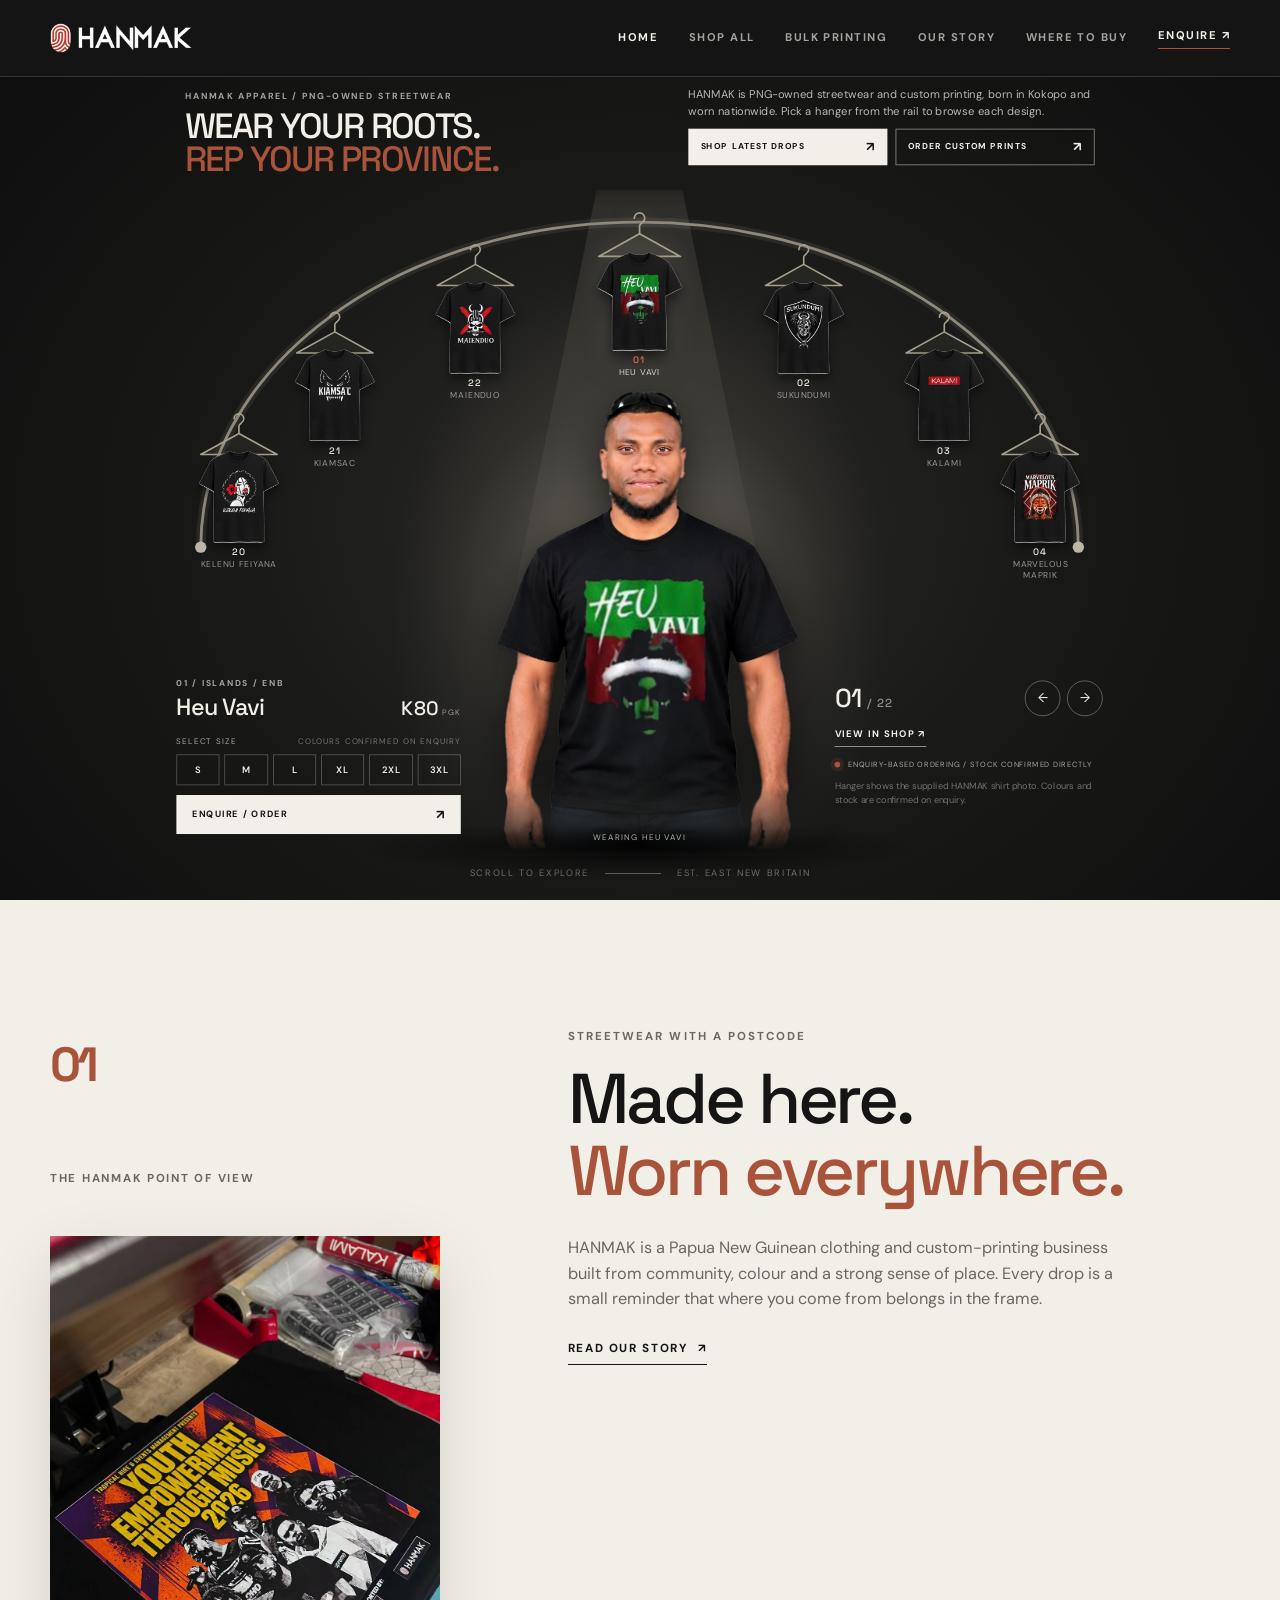
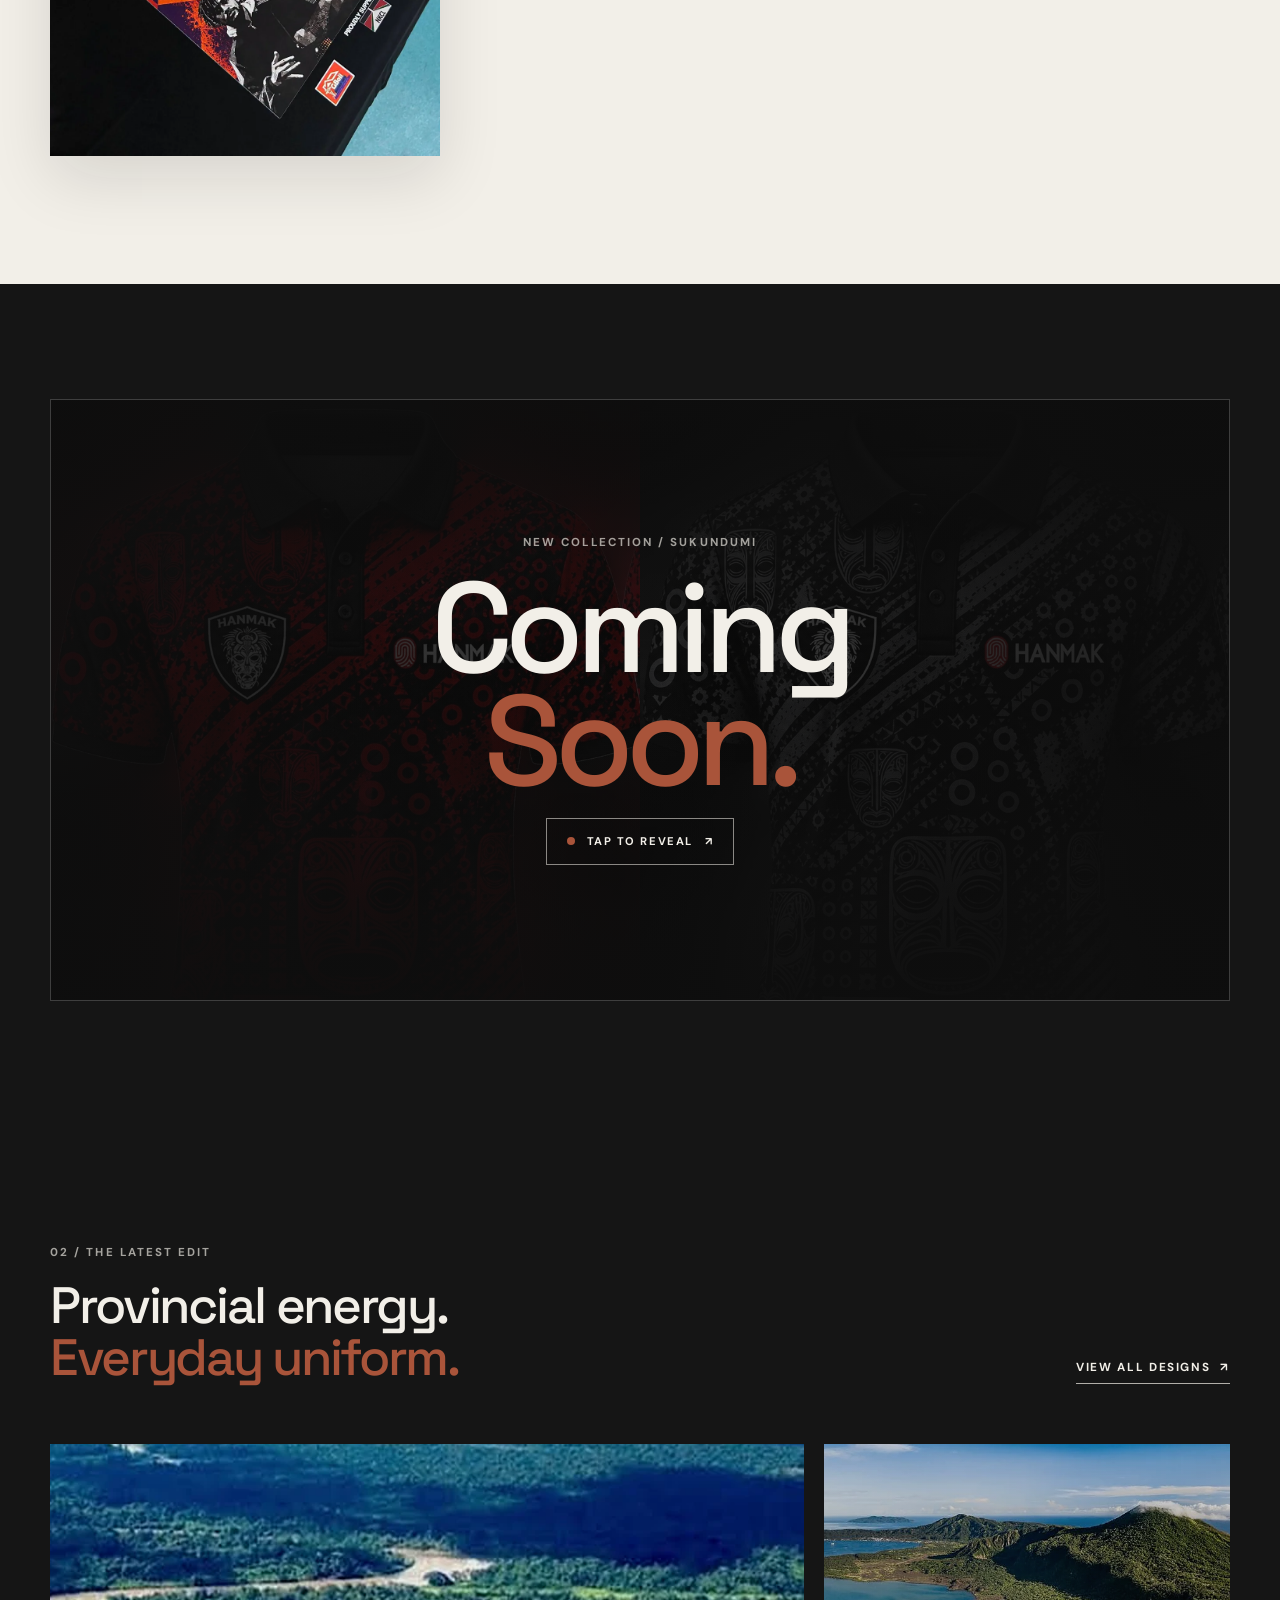
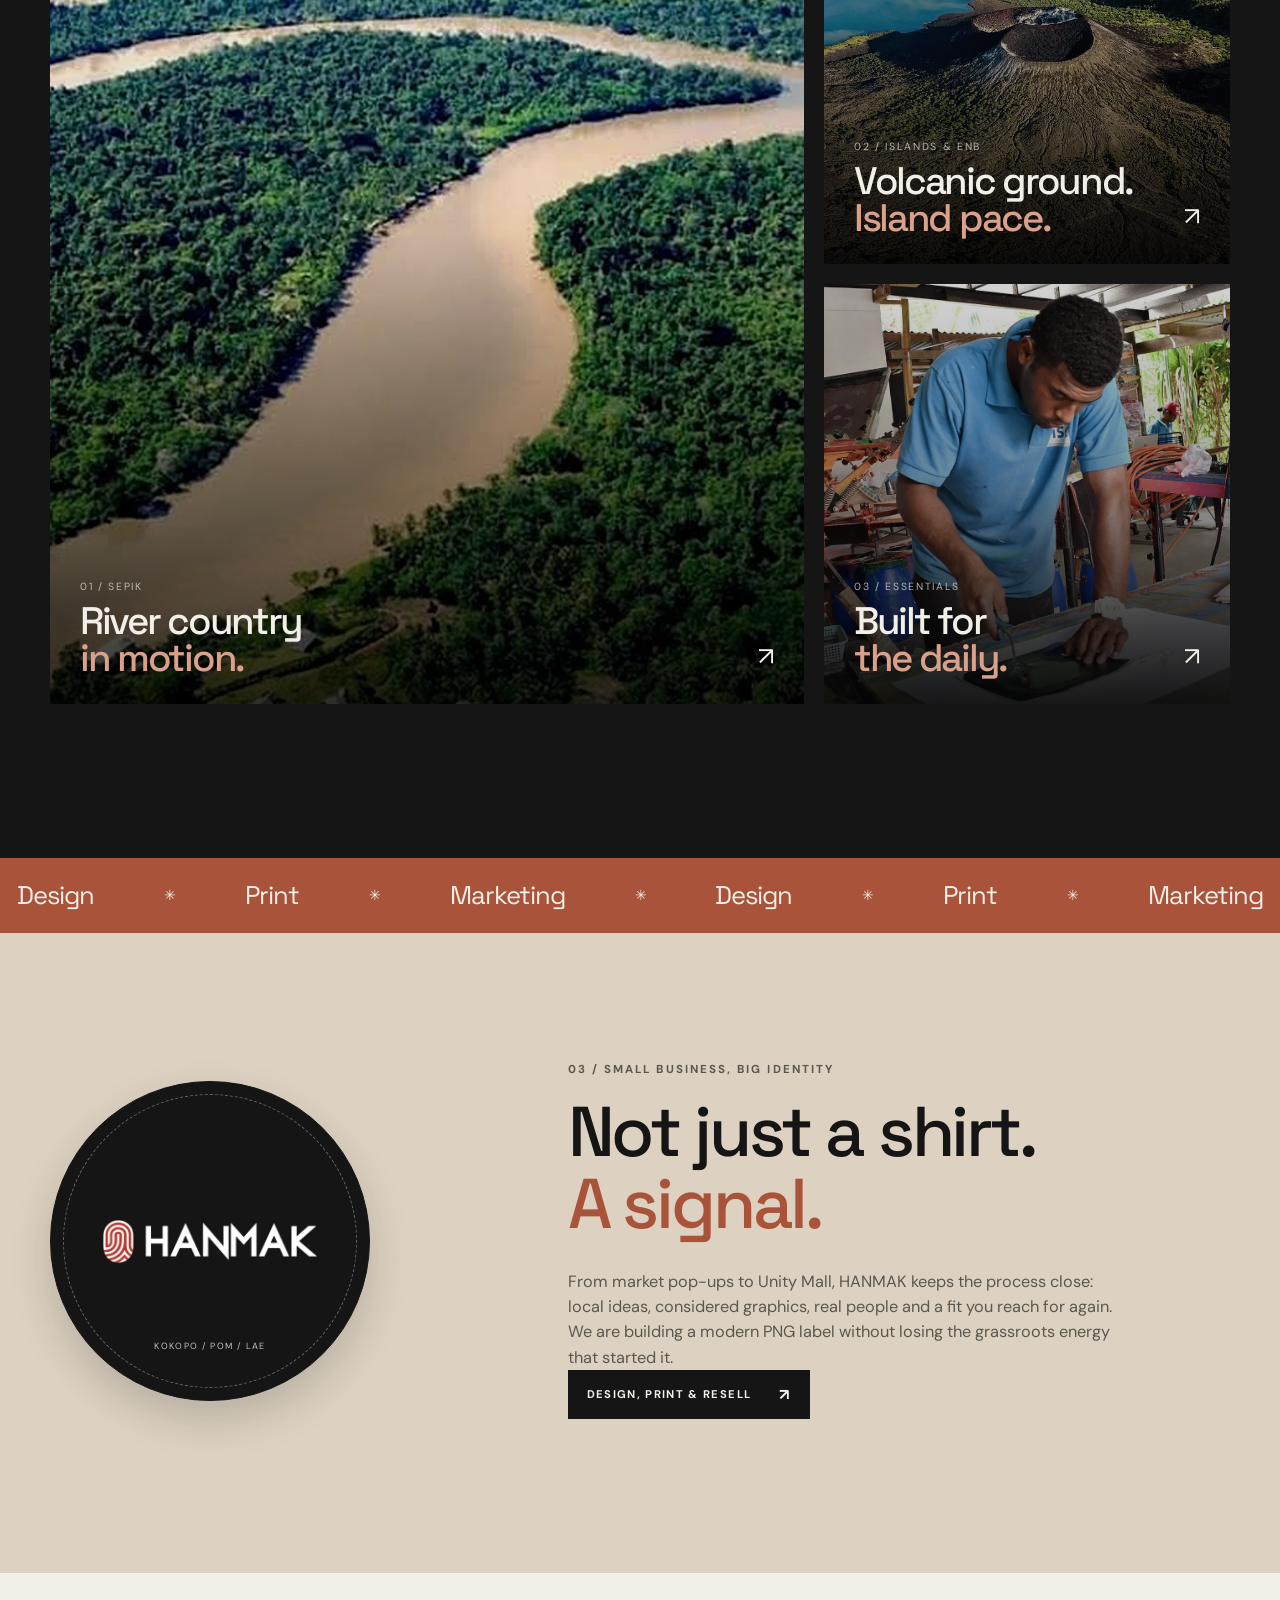
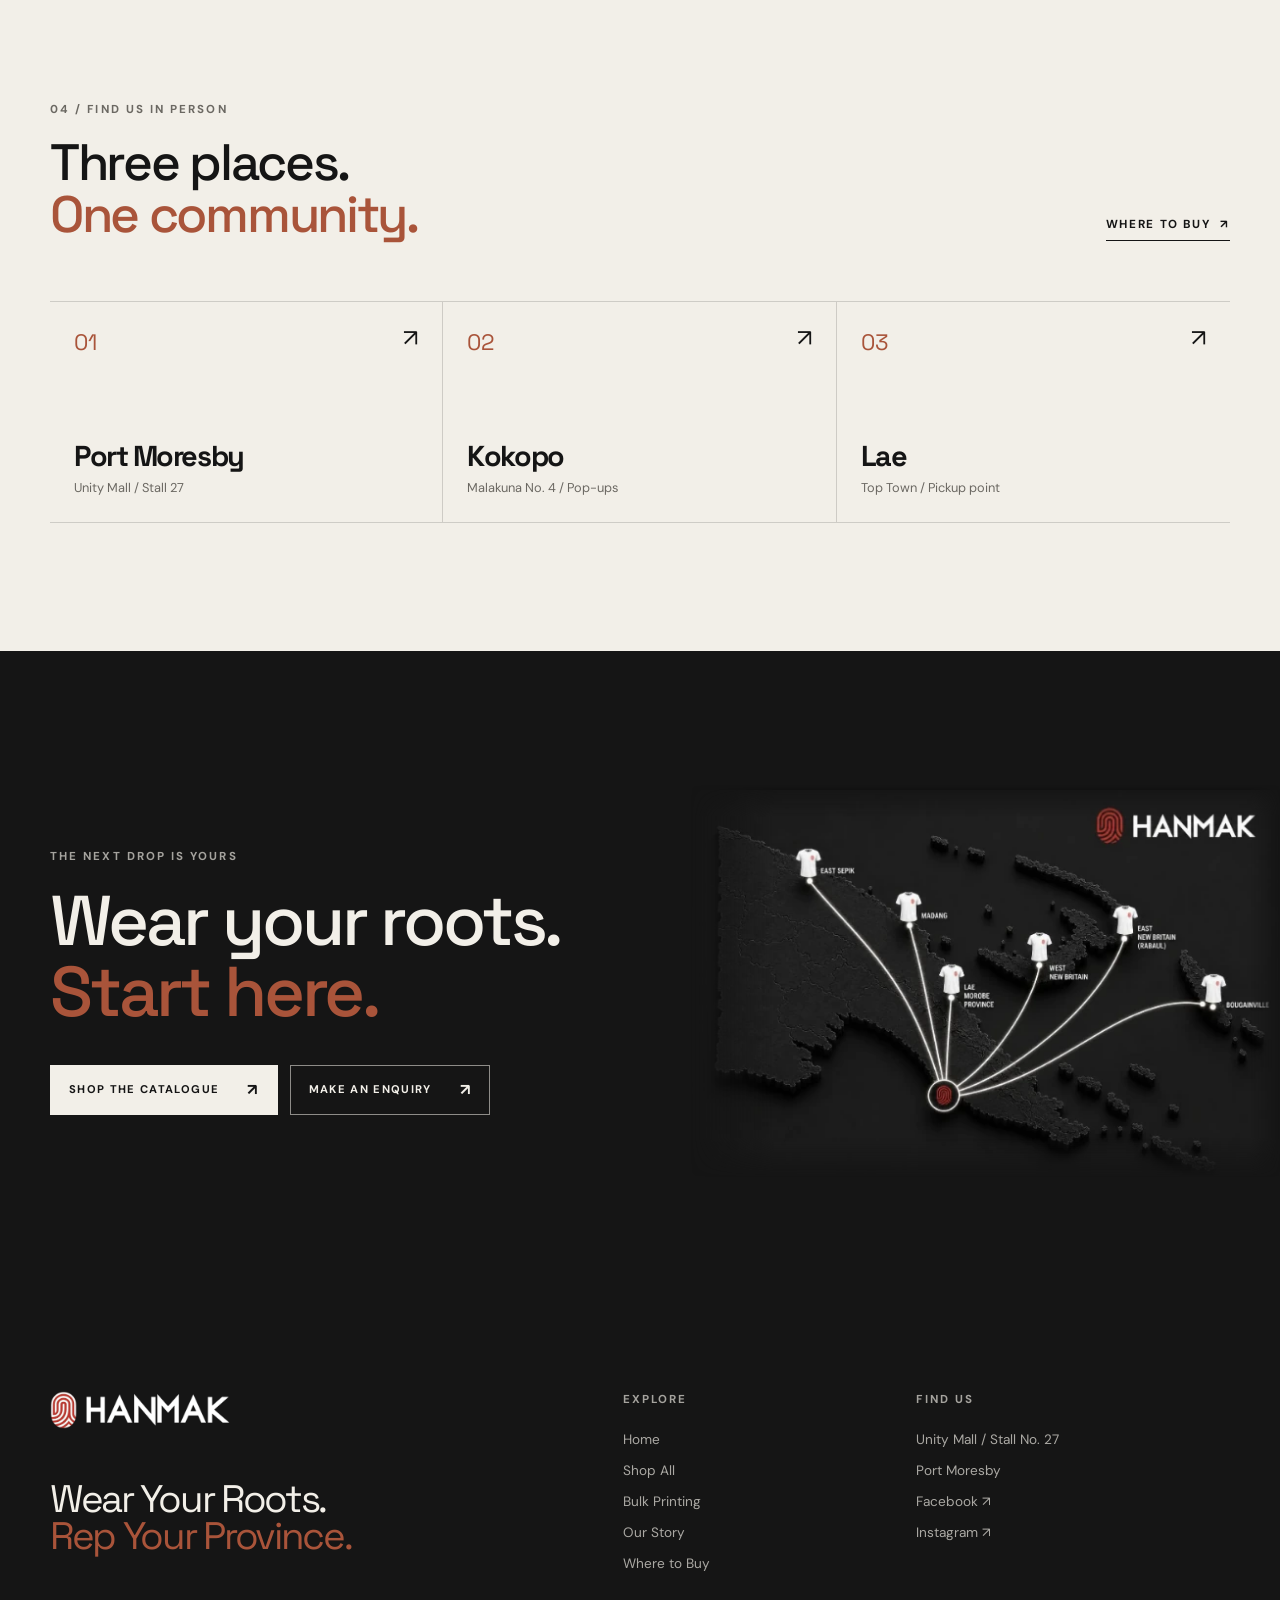
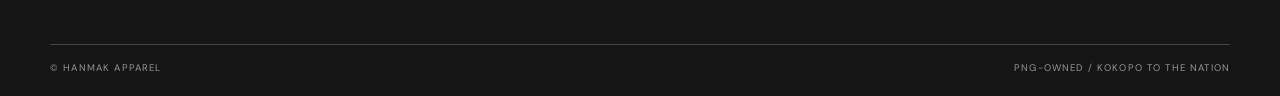
<file: index.html>
<!doctype html>
<html lang="en">
<head>
  <meta charset="utf-8">
  <meta name="viewport" content="width=device-width, initial-scale=1">
  <title>HANMAK Apparel — Wear Your Roots</title>
  <meta name="description" content="HANMAK Apparel — PNG-owned streetwear and custom printing. Wear Your Roots. Rep Your Province.">
  <meta property="og:site_name" content="HANMAK Apparel"><meta property="og:type" content="website"><meta property="og:locale" content="en"><meta property="og:title" content="HANMAK Apparel — Wear Your Roots"><meta property="og:description" content="HANMAK Apparel — PNG-owned streetwear and custom printing. Wear Your Roots. Rep Your Province."><meta name="twitter:card" content="summary"><meta name="twitter:title" content="HANMAK Apparel — Wear Your Roots"><meta name="twitter:description" content="HANMAK Apparel — PNG-owned streetwear and custom printing. Wear Your Roots. Rep Your Province."><meta name="theme-color" content="#151515">
  <link rel="preconnect" href="https://fonts.googleapis.com">
  <link rel="preconnect" href="https://fonts.gstatic.com" crossorigin>
  <link href="https://fonts.googleapis.com/css2?family=DM+Sans:wght@400;500;600;700&family=Space+Grotesk:wght@400;500;600;700&display=swap" rel="stylesheet">
  <link rel="icon" type="image/png" href="images/hanmak-icon.png">
  <link rel="apple-touch-icon" href="images/hanmak-icon.png">
  <link rel="stylesheet" href="styles.css">
  <link rel="stylesheet" href="coming-soon.css">
</head>
<body data-page="home">
  <div data-site-header></div>
  <main>
    <section class="sr-hero" data-sr-hero aria-labelledby="sr-title">
      <div class="sr-wrap">
        <div class="sr-stage">
          <div class="sr-top">
            <div class="sr-brand">
              <p class="eyebrow eyebrow-light">HANMAK Apparel / PNG-owned streetwear</p>
              <h1 id="sr-title" class="sr-title">Wear your roots.<em>Rep your province.</em></h1>
            </div>
            <div class="sr-intro">
              <p>HANMAK is PNG-owned streetwear and custom printing, born in Kokopo and worn nationwide. Pick a hanger from the rail to browse each design.</p>
              <div class="sr-ctas">
                <a class="button button-light" href="shop.html">Shop Latest Drops <span>↗</span></a>
                <a class="button button-ghost-light" href="services.html">Order Custom Prints <span>↗</span></a>
              </div>
            </div>
          </div>

          <div class="sr-room">
            <div class="sr-cone" aria-hidden="true"></div>
            <div class="sr-spot" data-sr-spot aria-hidden="true"></div>
            <svg class="sr-rail" viewBox="0 0 1200 820" aria-hidden="true" focusable="false"><path class="sr-rail-glow" d="M60 440A540 400 0 0 1 1140 440"/><path class="sr-rail-bar" d="M60 440A540 400 0 0 1 1140 440"/><circle cx="60" cy="440" r="7"/><circle cx="1140" cy="440" r="7"/></svg>
            <div class="sr-floor" aria-hidden="true"></div>
            <div class="sr-arch-frame" aria-hidden="true"></div>
            <div class="sr-arch" data-sr-arch>
              <img src="images/model/hanmak-model-front.webp" alt="HANMAK model standing in a plain black t-shirt" class="is-on is-top" width="900" height="957" fetchpriority="high" decoding="async">
              <img alt="" width="900" height="957" decoding="async">
              <svg class="sr-wear" data-sr-wear viewBox="0 0 900 957" preserveAspectRatio="xMidYMax meet" aria-hidden="true" focusable="false"><defs><mask id="sr-tee-mask" maskUnits="userSpaceOnUse" x="0" y="0" width="900" height="957"><image href="images/model/tee-mask.webp" x="0" y="0" width="900" height="957"/></mask></defs><g mask="url(#sr-tee-mask)"><rect data-sr-fill x="0" y="236" width="900" height="650" fill="#111"/><image data-sr-art x="0" y="0" width="560" height="641" preserveAspectRatio="xMidYMin meet"/></g><image href="images/model/tee-shade.webp" x="0" y="0" width="900" height="957" class="sr-wear-shade"/></svg>
              <div class="sr-arch-shade" aria-hidden="true"></div>
              <p class="sr-arch-caption" data-sr-caption>Editorial model / shirt preview pending</p>
            </div>

            <div class="sr-hangers" data-sr-hangers role="group" aria-label="HANMAK shirt rail. Use the left and right arrow keys to move between designs."></div>

            <div class="sr-panel" aria-live="polite">
              <p class="eyebrow eyebrow-light sr-panel-eyebrow"><span data-sr-number>01</span> / <span data-sr-category>ISLANDS / ENB</span></p>
              <div class="sr-panel-row"><h2 data-sr-name>Heu Vavi</h2><p class="sr-price"><strong data-sr-price>K80</strong><small>PGK</small></p></div>
              <div class="sr-sizes-head"><span id="sr-size-label">Select size</span><span class="sr-colour-note" data-sr-colours>Colours confirmed on enquiry</span></div>
              <div class="sr-sizes" data-sr-sizes role="group" aria-labelledby="sr-size-label">
                <button type="button" aria-pressed="false">S</button><button type="button" aria-pressed="false">M</button><button type="button" aria-pressed="false">L</button><button type="button" aria-pressed="false">XL</button><button type="button" aria-pressed="false">2XL</button><button type="button" aria-pressed="false">3XL</button>
              </div>
              <a class="button button-light sr-enquire" data-sr-enquire href="contact.html#enquiry">Enquire / Order <span>↗</span></a>
              <p class="sr-msg" data-sr-msg role="status"></p>
            </div>

            <div class="sr-side">
              <div class="sr-nav">
                <p class="sr-count"><b data-sr-count>01</b> / <span data-sr-total>22</span></p>
                <div class="sr-nav-buttons"><button type="button" data-sr-prev aria-label="Previous design">←</button><button type="button" data-sr-next aria-label="Next design">→</button></div>
              </div>
              <a class="text-link text-link-light sr-shoplink" data-sr-shop href="shop.html?filter=islands">View in shop <span>↗</span></a>
              <div class="showcase-status"><span class="status-dot"></span><span>Enquiry-based ordering / stock confirmed directly</span></div>
              <p class="sr-note" data-sr-note>Hanger shows the supplied HANMAK shirt photo. Colours and stock are confirmed on enquiry.</p>
            </div>
          </div>
        </div>
      </div>
      <div class="sr-scroll"><span>Scroll to explore</span><span class="sr-scroll-line"></span><span>Est. East New Britain</span></div>
    </section>

    <section class="section section-cream intro-section">
      <div class="container intro-grid">
        <div class="intro-side">
          <div class="section-kicker reveal from-left"><span>01</span><span>THE HANMAK POINT OF VIEW</span></div>
          <figure class="intro-photo reveal from-left delay-1"><img src="images/photos/screen-print-youth-empowerment.webp" alt="A HANMAK screen-printed Youth Empowerment Through Music 2026 design on a black tee, fresh off the press" width="1000" height="1333" loading="lazy" decoding="async"></figure>
        </div>
        <div class="intro-copy reveal from-right">
          <p class="eyebrow">Streetwear with a postcode</p>
          <h2 class="display display-lg">Made here.<br><em>Worn everywhere.</em></h2>
          <p>HANMAK is a Papua New Guinean clothing and custom-printing business built from community, colour and a strong sense of place. Every drop is a small reminder that where you come from belongs in the frame.</p>
          <a class="text-link" href="story.html">Read our story <span>↗</span></a>
        </div>
      </div>
    </section>

    <section class="cs-section" aria-labelledby="cs-title">
      <div class="container">
        <div class="cs-stage reveal" data-cs>
          <button type="button" class="cs-teaser" data-cs-open aria-expanded="false" aria-controls="cs-body">
            <span class="cs-teaser-bg" aria-hidden="true"><img src="images/coming-soon/red-front.webp" alt="" width="838" height="1024" loading="lazy" decoding="async"><img src="images/coming-soon/black-front.webp" alt="" width="838" height="1024" loading="lazy" decoding="async"></span>
            <span class="cs-teaser-copy">
              <span class="eyebrow eyebrow-light">New collection / Sukundumi</span>
              <span class="cs-title" id="cs-title">Coming<em>Soon.</em></span>
              <span class="cs-hint"><i class="cs-pulse"></i>Tap to reveal <span aria-hidden="true">↗</span></span>
            </span>
          </button>
          <div class="cs-body" id="cs-body" data-cs-body aria-hidden="true"><div class="cs-body-inner"><div class="cs-panel">
            <div class="cs-head">
              <div><p class="eyebrow eyebrow-light">Sukundumi collection</p><h2 class="display light">Coming <em>soon.</em></h2></div>
              <button type="button" class="cs-close" data-cs-close aria-label="Close and go back">← Back</button>
            </div>
            <div class="cs-products">
              <article class="cs-card">
                <div class="cs-card-top"><p class="eyebrow eyebrow-light">Product 01</p><span class="cs-badge">Coming soon</span></div>
                <h3 class="display light">Red Sukundumi</h3>
                <div class="cs-views">
                  <figure><img src="images/coming-soon/red-front.webp" alt="Red Sukundumi shirt, front view" width="838" height="1024" loading="lazy" decoding="async"><figcaption>Front</figcaption></figure>
                  <figure><img src="images/coming-soon/red-back.webp" alt="Red Sukundumi shirt, back view with large mask artwork" width="698" height="1024" loading="lazy" decoding="async"><figcaption>Back</figcaption></figure>
                </div>
              </article>
              <article class="cs-card">
                <div class="cs-card-top"><p class="eyebrow eyebrow-light">Product 02</p><span class="cs-badge">Coming soon</span></div>
                <h3 class="display light">Black Sukundumi</h3>
                <div class="cs-views">
                  <figure><img src="images/coming-soon/black-front.webp" alt="Black Sukundumi shirt, front view" width="838" height="1024" loading="lazy" decoding="async"><figcaption>Front</figcaption></figure>
                  <figure><img src="images/coming-soon/black-back.webp" alt="Black Sukundumi shirt, back view with large mask artwork" width="698" height="1024" loading="lazy" decoding="async"><figcaption>Back</figcaption></figure>
                </div>
              </article>
            </div>
          </div></div></div>
        </div>
      </div>
    </section>

    <section class="section section-ink collection-section">
      <div class="container">
        <div class="section-head reveal from-left">
          <div><p class="eyebrow eyebrow-light">02 / The latest edit</p><h2 class="display display-md light">Provincial energy.<br><em>Everyday uniform.</em></h2></div>
          <a class="text-link text-link-light" href="shop.html">View all designs <span>↗</span></a>
        </div>
        <div class="collection-grid">
          <a class="collection-card collection-card-large reveal from-left" href="shop.html?filter=sepik">
            <div class="collection-image image-collection" style="background-image:url('images/photos/sepik-river.webp');background-position:50% 50%"></div>
            <div class="collection-label"><span>01 / Sepik</span><strong>River country<br><em>in motion.</em></strong><span class="arrow">↗</span></div>
          </a>
          <a class="collection-card reveal from-right" href="shop.html?filter=islands">
            <div class="collection-image image-islands"></div>
            <div class="collection-label"><span>02 / Islands &amp; ENB</span><strong>Volcanic ground.<br><em>Island pace.</em></strong><span class="arrow">↗</span></div>
          </a>
          <a class="collection-card reveal from-right delay-1" href="shop.html?filter=everyday">
            <div class="collection-image image-everyday"></div>
            <div class="collection-label"><span>03 / Essentials</span><strong>Built for<br><em>the daily.</em></strong><span class="arrow">↗</span></div>
          </a>
        </div>
      </div>
    </section>

    <section class="service-ribbon" aria-label="HANMAK services">
      <div class="service-ribbon-track"><span>Design</span><i>✳</i><span>Print</span><i>✳</i><span>Marketing</span><i>✳</i><span>Design</span><i>✳</i><span>Print</span><i>✳</i><span>Marketing</span></div>
    </section>

    <section class="section section-sand manifesto-section">
      <div class="container manifesto-grid">
        <div class="manifesto-stamp reveal from-left"><img class="manifesto-stamp-logo" src="images/hanmak-logo.webp" alt="HANMAK" width="900" height="190" loading="lazy" decoding="async"><small>KOKOPO / POM / LAE</small></div>
        <div class="manifesto-copy reveal from-right"><p class="eyebrow">03 / Small business, big identity</p><h2 class="display display-lg">Not just a shirt.<br><em>A signal.</em></h2><p>From market pop-ups to Unity Mall, HANMAK keeps the process close: local ideas, considered graphics, real people and a fit you reach for again. We are building a modern PNG label without losing the grassroots energy that started it.</p><a class="button button-dark" href="services.html">Design, print &amp; resell <span>↗</span></a></div>
      </div>
    </section>

    <section class="section section-cream locations-preview">
      <div class="container">
        <div class="section-head reveal from-left"><div><p class="eyebrow">04 / Find us in person</p><h2 class="display display-md">Three places.<br><em>One community.</em></h2></div><a class="text-link" href="contact.html">Where to buy <span>↗</span></a></div>
        <div class="location-strip">
          <a href="contact.html#port-moresby" class="location-tile reveal from-left"><span class="location-number">01</span><strong>Port Moresby</strong><small>Unity Mall / Stall 27</small><span class="arrow">↗</span></a>
          <a href="contact.html#kokopo" class="location-tile reveal from-left delay-1"><span class="location-number">02</span><strong>Kokopo</strong><small>Malakuna No. 4 / Pop-ups</small><span class="arrow">↗</span></a>
          <a href="contact.html#lae" class="location-tile reveal from-left delay-2"><span class="location-number">03</span><strong>Lae</strong><small>Top Town / Pickup point</small><span class="arrow">↗</span></a>
        </div>
      </div>
    </section>

    <section class="cta-band">
      <div class="cta-band-noise"></div><img class="cta-band-map reveal from-right" src="images/hanmak-png-map.webp" alt="Map of Papua New Guinea linking Port Moresby to East Sepik, Madang, Lae, West New Britain, East New Britain and Bougainville" width="601" height="400" loading="lazy" decoding="async"><div class="container cta-band-inner"><p class="eyebrow eyebrow-light reveal from-left">The next drop is yours</p><h2 class="display display-lg light reveal from-left delay-1">Wear your roots.<br><em>Start here.</em></h2><div class="hero-actions reveal from-left delay-2"><a class="button button-light" href="shop.html">Shop the catalogue <span>↗</span></a><a class="button button-ghost-light" href="contact.html#enquiry">Make an enquiry <span>↗</span></a></div></div>
    </section>
  </main>
  <div data-site-footer></div>
  <script src="script.js"></script>
  <script src="coming-soon.js" defer></script>
</body>
</html>
</file>
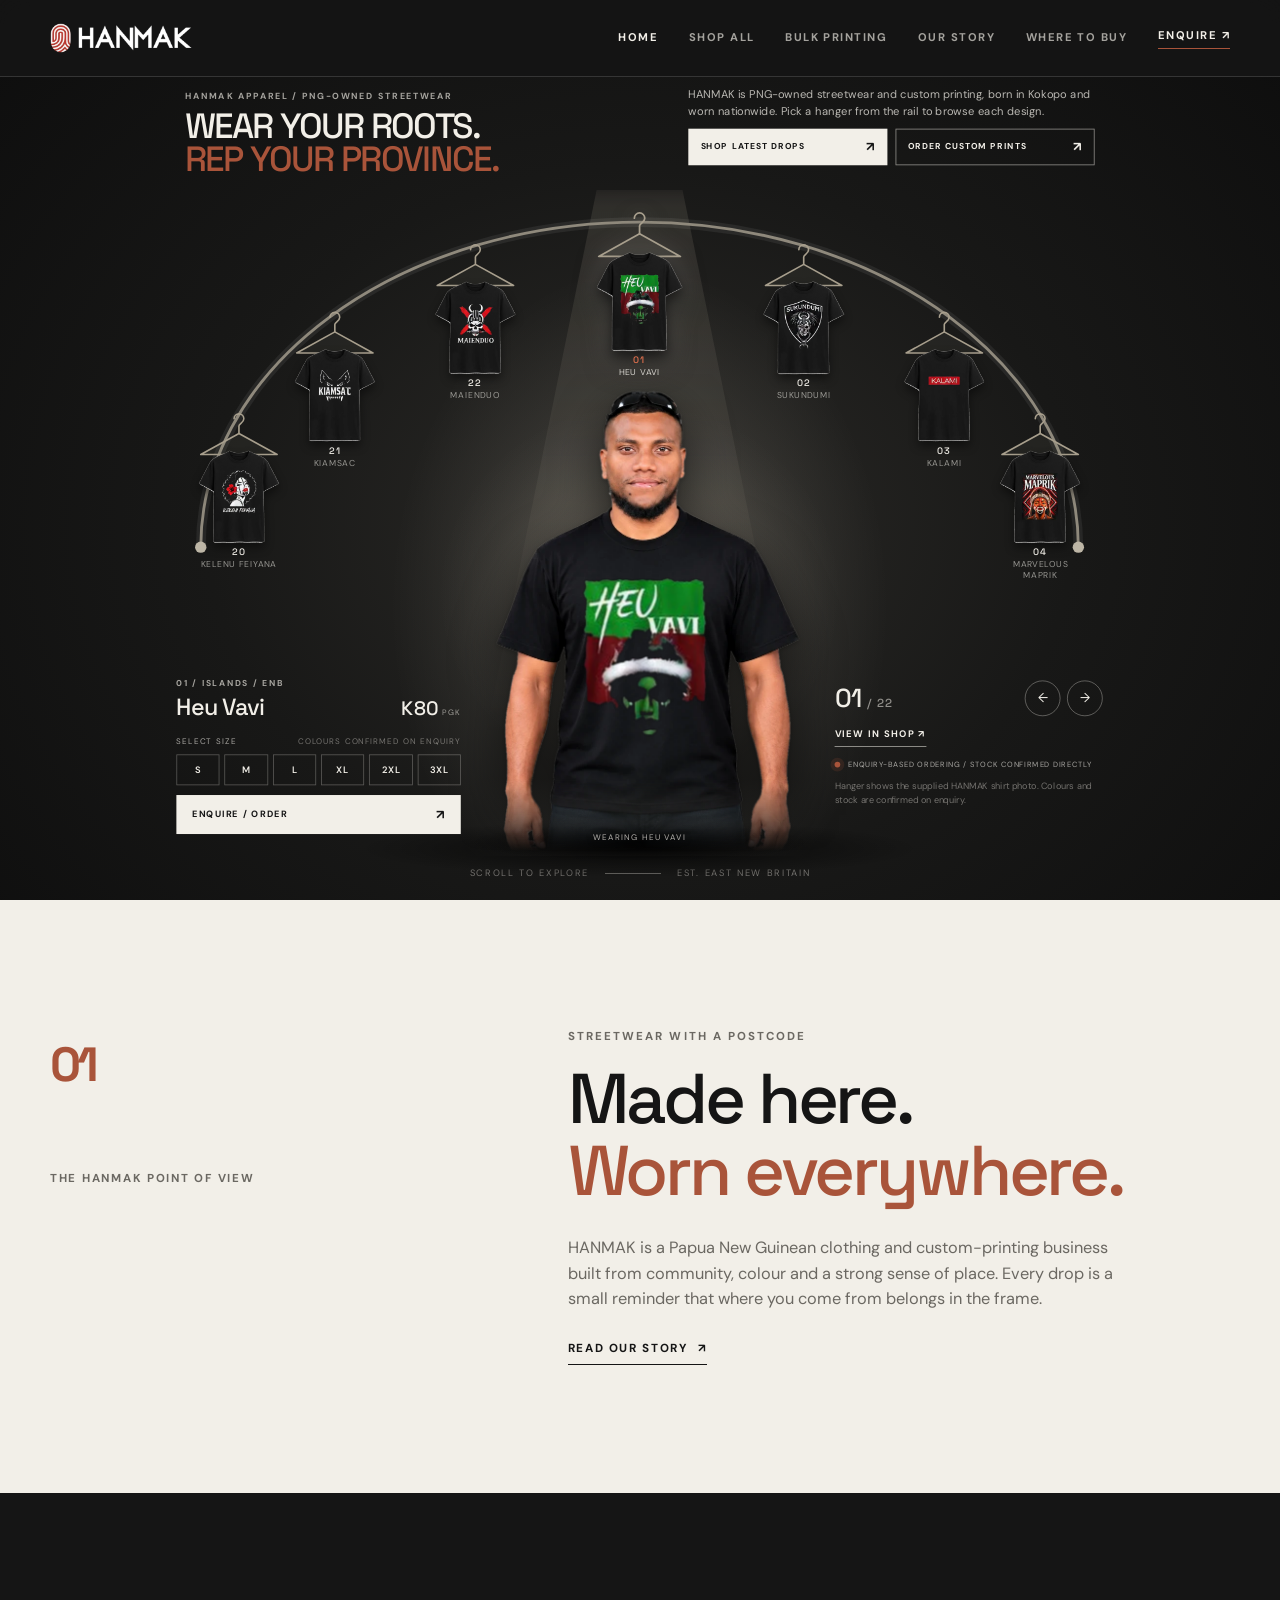
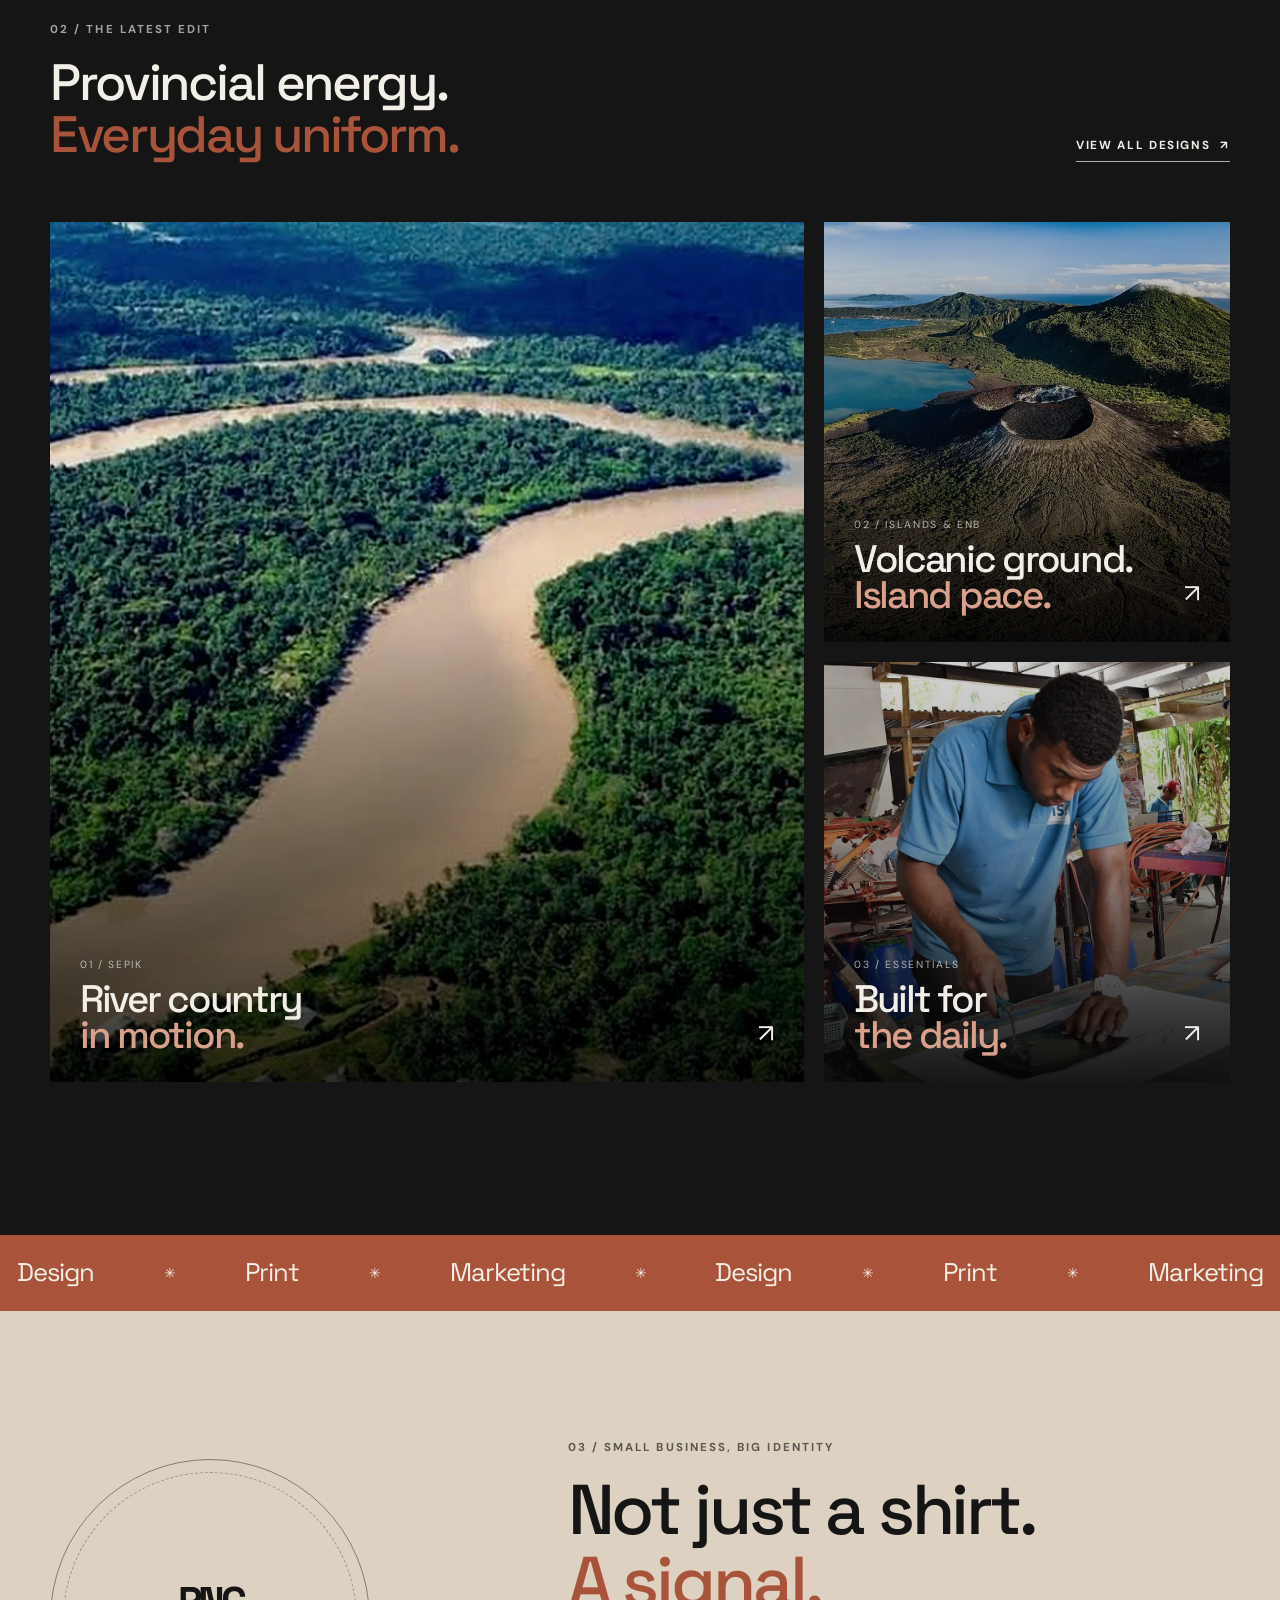
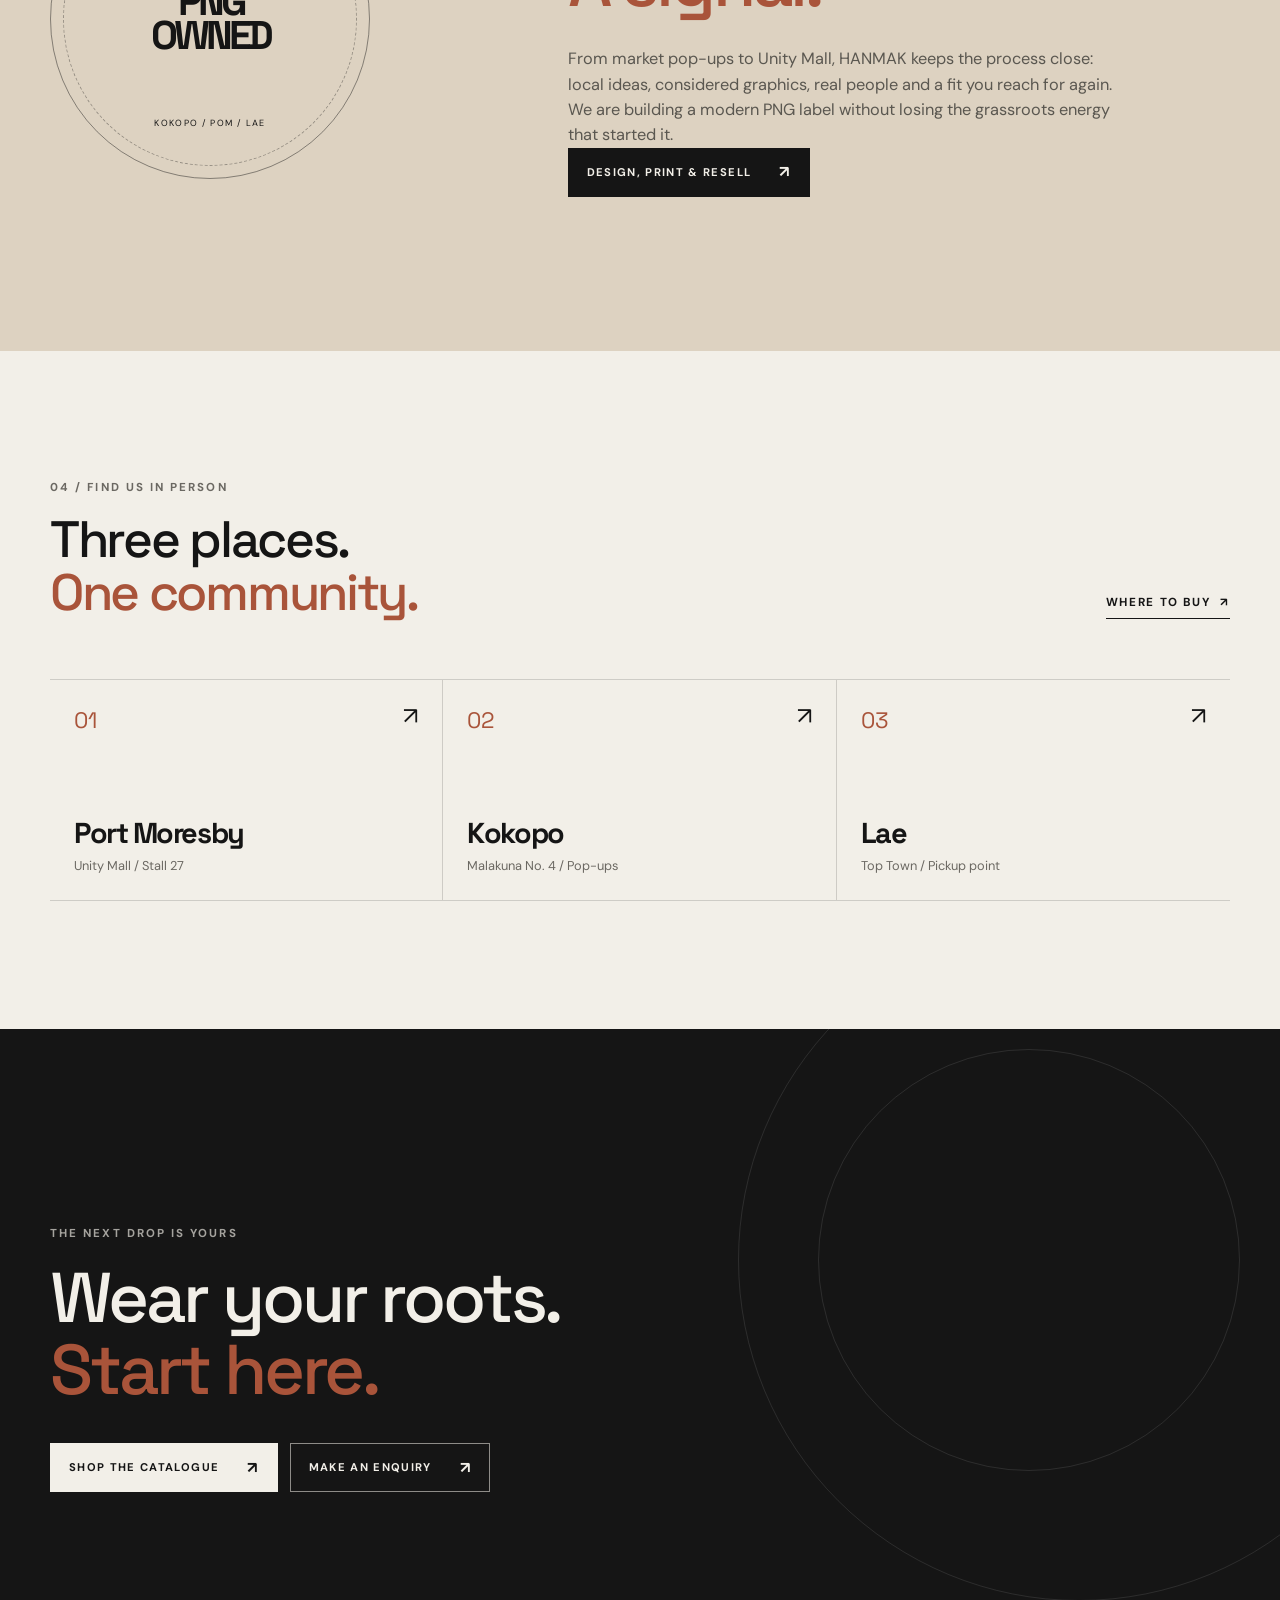
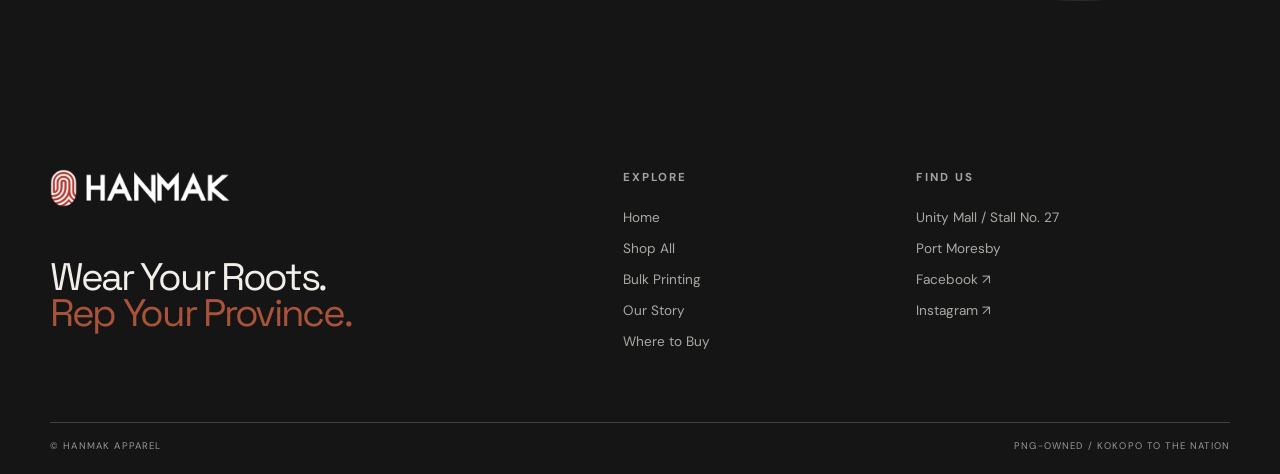
<file: hanmak-main/index.html>
<!doctype html>
<html lang="en">
<head>
  <meta charset="utf-8">
  <meta name="viewport" content="width=device-width, initial-scale=1">
  <title>HANMAK Apparel — Wear Your Roots</title>
  <meta name="description" content="HANMAK Apparel — PNG-owned streetwear and custom printing. Wear Your Roots. Rep Your Province.">
  <meta property="og:site_name" content="HANMAK Apparel"><meta property="og:type" content="website"><meta property="og:locale" content="en"><meta property="og:title" content="HANMAK Apparel — Wear Your Roots"><meta property="og:description" content="HANMAK Apparel — PNG-owned streetwear and custom printing. Wear Your Roots. Rep Your Province."><meta name="twitter:card" content="summary"><meta name="twitter:title" content="HANMAK Apparel — Wear Your Roots"><meta name="twitter:description" content="HANMAK Apparel — PNG-owned streetwear and custom printing. Wear Your Roots. Rep Your Province."><meta name="theme-color" content="#151515">
  <link rel="preconnect" href="https://fonts.googleapis.com">
  <link rel="preconnect" href="https://fonts.gstatic.com" crossorigin>
  <link href="https://fonts.googleapis.com/css2?family=DM+Sans:wght@400;500;600;700&family=Space+Grotesk:wght@400;500;600;700&display=swap" rel="stylesheet">
  <link rel="icon" type="image/png" href="images/hanmak-icon.png">
  <link rel="apple-touch-icon" href="images/hanmak-icon.png">
  <link rel="stylesheet" href="styles.css">
</head>
<body data-page="home">
  <div data-site-header></div>
  <main>
    <section class="sr-hero" data-sr-hero aria-labelledby="sr-title">
      <div class="sr-wrap">
        <div class="sr-stage">
          <div class="sr-top">
            <div class="sr-brand">
              <p class="eyebrow eyebrow-light">HANMAK Apparel / PNG-owned streetwear</p>
              <h1 id="sr-title" class="sr-title">Wear your roots.<em>Rep your province.</em></h1>
            </div>
            <div class="sr-intro">
              <p>HANMAK is PNG-owned streetwear and custom printing, born in Kokopo and worn nationwide. Pick a hanger from the rail to browse each design.</p>
              <div class="sr-ctas">
                <a class="button button-light" href="shop.html">Shop Latest Drops <span>↗</span></a>
                <a class="button button-ghost-light" href="services.html">Order Custom Prints <span>↗</span></a>
              </div>
            </div>
          </div>

          <div class="sr-room">
            <div class="sr-cone" aria-hidden="true"></div>
            <div class="sr-spot" data-sr-spot aria-hidden="true"></div>
            <svg class="sr-rail" viewBox="0 0 1200 820" aria-hidden="true" focusable="false"><path class="sr-rail-glow" d="M60 440A540 400 0 0 1 1140 440"/><path class="sr-rail-bar" d="M60 440A540 400 0 0 1 1140 440"/><circle cx="60" cy="440" r="7"/><circle cx="1140" cy="440" r="7"/></svg>
            <div class="sr-floor" aria-hidden="true"></div>
            <div class="sr-arch-frame" aria-hidden="true"></div>
            <div class="sr-arch" data-sr-arch>
              <img src="images/model/hanmak-model-front.webp" alt="HANMAK model standing in a plain black t-shirt" class="is-on is-top" width="900" height="957" fetchpriority="high" decoding="async">
              <img alt="" width="900" height="957" decoding="async">
              <svg class="sr-wear" data-sr-wear viewBox="0 0 900 957" preserveAspectRatio="xMidYMax meet" aria-hidden="true" focusable="false"><defs><mask id="sr-tee-mask" maskUnits="userSpaceOnUse" x="0" y="0" width="900" height="957"><image href="images/model/tee-mask.webp" x="0" y="0" width="900" height="957"/></mask></defs><g mask="url(#sr-tee-mask)"><rect data-sr-fill x="0" y="236" width="900" height="650" fill="#111"/><image data-sr-art x="0" y="0" width="560" height="641" preserveAspectRatio="xMidYMin meet"/></g><image href="images/model/tee-shade.webp" x="0" y="0" width="900" height="957" class="sr-wear-shade"/></svg>
              <div class="sr-arch-shade" aria-hidden="true"></div>
              <p class="sr-arch-caption" data-sr-caption>Editorial model / shirt preview pending</p>
            </div>

            <div class="sr-hangers" data-sr-hangers role="group" aria-label="HANMAK shirt rail. Use the left and right arrow keys to move between designs."></div>

            <div class="sr-panel" aria-live="polite">
              <p class="eyebrow eyebrow-light sr-panel-eyebrow"><span data-sr-number>01</span> / <span data-sr-category>ISLANDS / ENB</span></p>
              <div class="sr-panel-row"><h2 data-sr-name>Heu Vavi</h2><p class="sr-price"><strong data-sr-price>K80</strong><small>PGK</small></p></div>
              <div class="sr-sizes-head"><span id="sr-size-label">Select size</span><span class="sr-colour-note" data-sr-colours>Colours confirmed on enquiry</span></div>
              <div class="sr-sizes" data-sr-sizes role="group" aria-labelledby="sr-size-label">
                <button type="button" aria-pressed="false">S</button><button type="button" aria-pressed="false">M</button><button type="button" aria-pressed="false">L</button><button type="button" aria-pressed="false">XL</button><button type="button" aria-pressed="false">2XL</button><button type="button" aria-pressed="false">3XL</button>
              </div>
              <a class="button button-light sr-enquire" data-sr-enquire href="contact.html#enquiry">Enquire / Order <span>↗</span></a>
              <p class="sr-msg" data-sr-msg role="status"></p>
            </div>

            <div class="sr-side">
              <div class="sr-nav">
                <p class="sr-count"><b data-sr-count>01</b> / <span data-sr-total>22</span></p>
                <div class="sr-nav-buttons"><button type="button" data-sr-prev aria-label="Previous design">←</button><button type="button" data-sr-next aria-label="Next design">→</button></div>
              </div>
              <a class="text-link text-link-light sr-shoplink" data-sr-shop href="shop.html?filter=islands">View in shop <span>↗</span></a>
              <div class="showcase-status"><span class="status-dot"></span><span>Enquiry-based ordering / stock confirmed directly</span></div>
              <p class="sr-note" data-sr-note>Hanger shows the supplied HANMAK shirt photo. Colours and stock are confirmed on enquiry.</p>
            </div>
          </div>
        </div>
      </div>
      <div class="sr-scroll"><span>Scroll to explore</span><span class="sr-scroll-line"></span><span>Est. East New Britain</span></div>
    </section>

    <section class="section section-cream intro-section">
      <div class="container intro-grid">
        <div class="section-kicker reveal from-left"><span>01</span><span>THE HANMAK POINT OF VIEW</span></div>
        <div class="intro-copy reveal from-right">
          <p class="eyebrow">Streetwear with a postcode</p>
          <h2 class="display display-lg">Made here.<br><em>Worn everywhere.</em></h2>
          <p>HANMAK is a Papua New Guinean clothing and custom-printing business built from community, colour and a strong sense of place. Every drop is a small reminder that where you come from belongs in the frame.</p>
          <a class="text-link" href="story.html">Read our story <span>↗</span></a>
        </div>
      </div>
    </section>

    <section class="section section-ink collection-section">
      <div class="container">
        <div class="section-head reveal from-left">
          <div><p class="eyebrow eyebrow-light">02 / The latest edit</p><h2 class="display display-md light">Provincial energy.<br><em>Everyday uniform.</em></h2></div>
          <a class="text-link text-link-light" href="shop.html">View all designs <span>↗</span></a>
        </div>
        <div class="collection-grid">
          <a class="collection-card collection-card-large reveal from-left" href="shop.html?filter=sepik">
            <div class="collection-image image-collection" style="background-image:url('images/photos/sepik-river.webp');background-position:50% 50%"></div>
            <div class="collection-label"><span>01 / Sepik</span><strong>River country<br><em>in motion.</em></strong><span class="arrow">↗</span></div>
          </a>
          <a class="collection-card reveal from-right" href="shop.html?filter=islands">
            <div class="collection-image image-islands"></div>
            <div class="collection-label"><span>02 / Islands &amp; ENB</span><strong>Volcanic ground.<br><em>Island pace.</em></strong><span class="arrow">↗</span></div>
          </a>
          <a class="collection-card reveal from-right delay-1" href="shop.html?filter=everyday">
            <div class="collection-image image-everyday"></div>
            <div class="collection-label"><span>03 / Essentials</span><strong>Built for<br><em>the daily.</em></strong><span class="arrow">↗</span></div>
          </a>
        </div>
      </div>
    </section>

    <section class="service-ribbon" aria-label="HANMAK services">
      <div class="service-ribbon-track"><span>Design</span><i>✳</i><span>Print</span><i>✳</i><span>Marketing</span><i>✳</i><span>Design</span><i>✳</i><span>Print</span><i>✳</i><span>Marketing</span></div>
    </section>

    <section class="section section-sand manifesto-section">
      <div class="container manifesto-grid">
        <div class="manifesto-stamp reveal from-left"><span>PNG<br>OWNED</span><small>KOKOPO / POM / LAE</small></div>
        <div class="manifesto-copy reveal from-right"><p class="eyebrow">03 / Small business, big identity</p><h2 class="display display-lg">Not just a shirt.<br><em>A signal.</em></h2><p>From market pop-ups to Unity Mall, HANMAK keeps the process close: local ideas, considered graphics, real people and a fit you reach for again. We are building a modern PNG label without losing the grassroots energy that started it.</p><a class="button button-dark" href="services.html">Design, print &amp; resell <span>↗</span></a></div>
      </div>
    </section>

    <section class="section section-cream locations-preview">
      <div class="container">
        <div class="section-head reveal from-left"><div><p class="eyebrow">04 / Find us in person</p><h2 class="display display-md">Three places.<br><em>One community.</em></h2></div><a class="text-link" href="contact.html">Where to buy <span>↗</span></a></div>
        <div class="location-strip">
          <a href="contact.html#port-moresby" class="location-tile reveal from-left"><span class="location-number">01</span><strong>Port Moresby</strong><small>Unity Mall / Stall 27</small><span class="arrow">↗</span></a>
          <a href="contact.html#kokopo" class="location-tile reveal from-left delay-1"><span class="location-number">02</span><strong>Kokopo</strong><small>Malakuna No. 4 / Pop-ups</small><span class="arrow">↗</span></a>
          <a href="contact.html#lae" class="location-tile reveal from-left delay-2"><span class="location-number">03</span><strong>Lae</strong><small>Top Town / Pickup point</small><span class="arrow">↗</span></a>
        </div>
      </div>
    </section>

    <section class="cta-band">
      <div class="cta-band-noise"></div><div class="container cta-band-inner"><p class="eyebrow eyebrow-light reveal from-left">The next drop is yours</p><h2 class="display display-lg light reveal from-left delay-1">Wear your roots.<br><em>Start here.</em></h2><div class="hero-actions reveal from-left delay-2"><a class="button button-light" href="shop.html">Shop the catalogue <span>↗</span></a><a class="button button-ghost-light" href="contact.html#enquiry">Make an enquiry <span>↗</span></a></div></div>
    </section>
  </main>
  <div data-site-footer></div>
  <script src="script.js"></script>
</body>
</html>
</file>
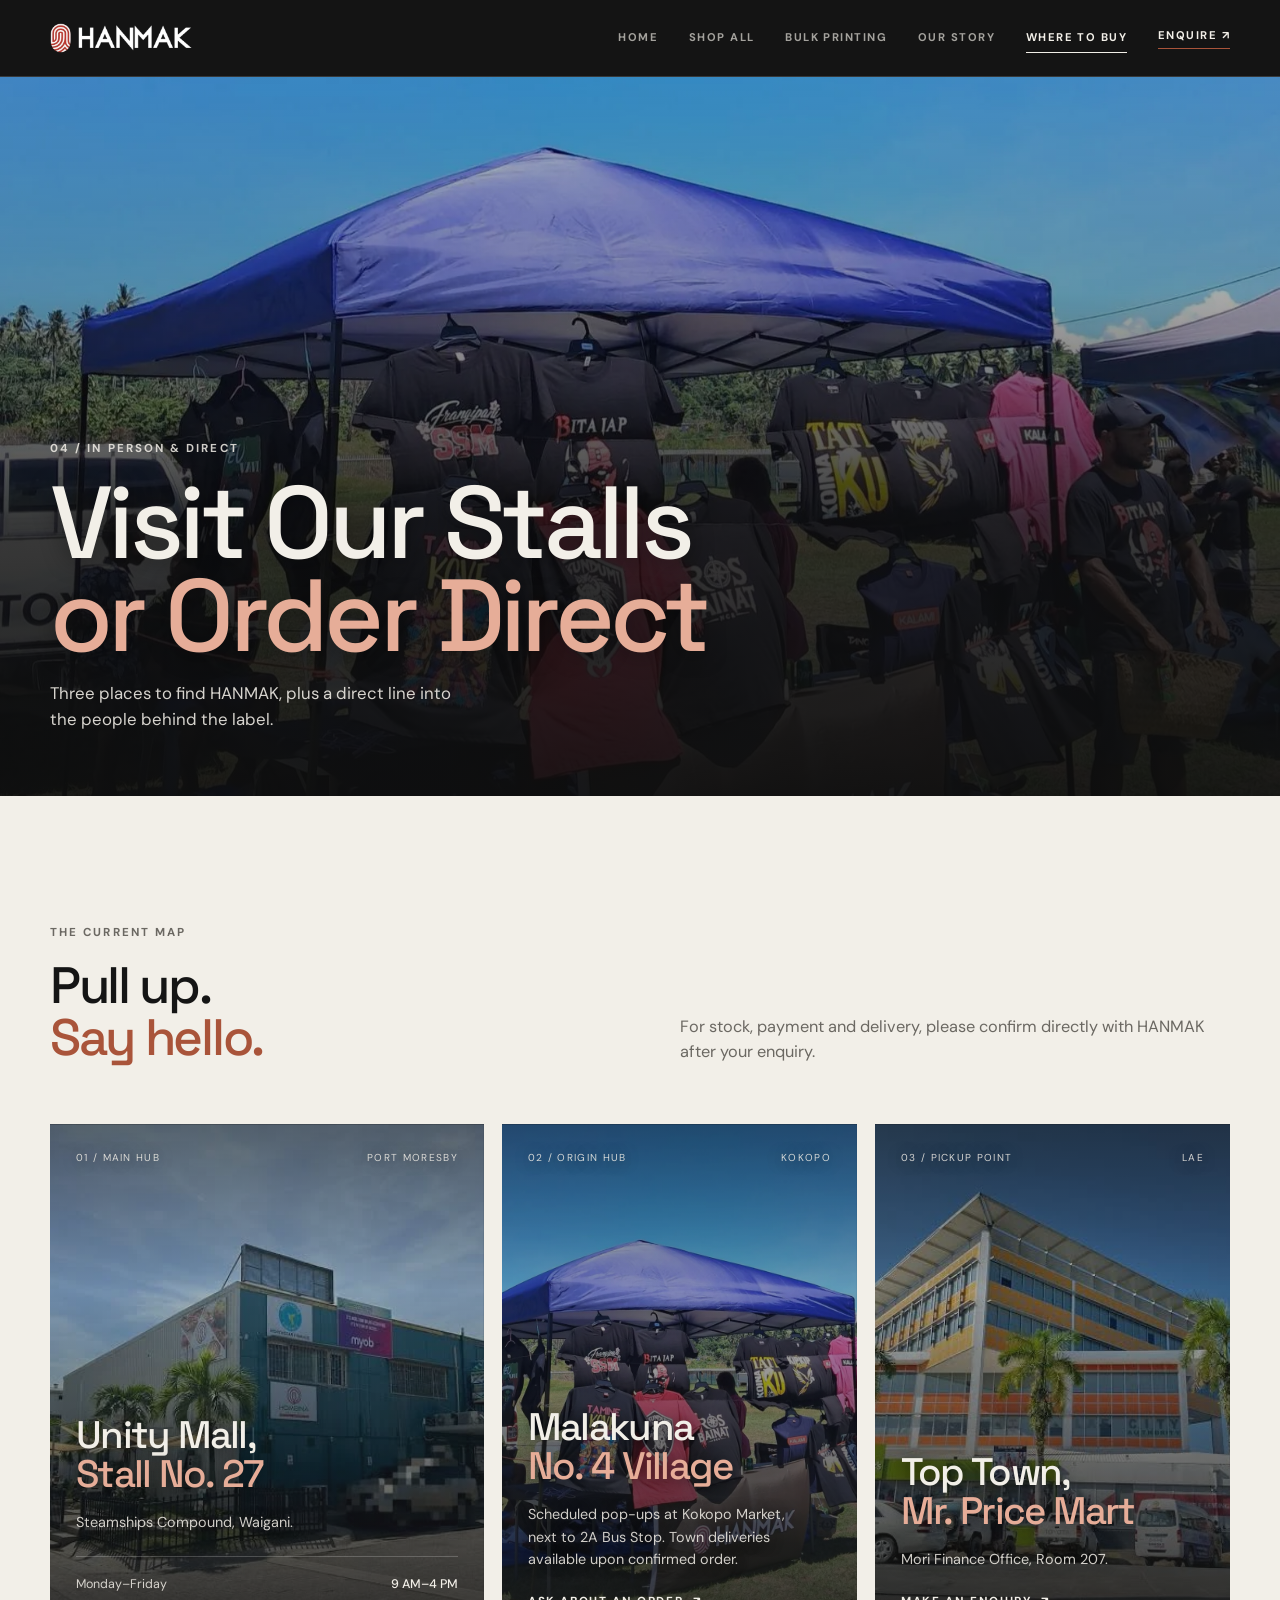
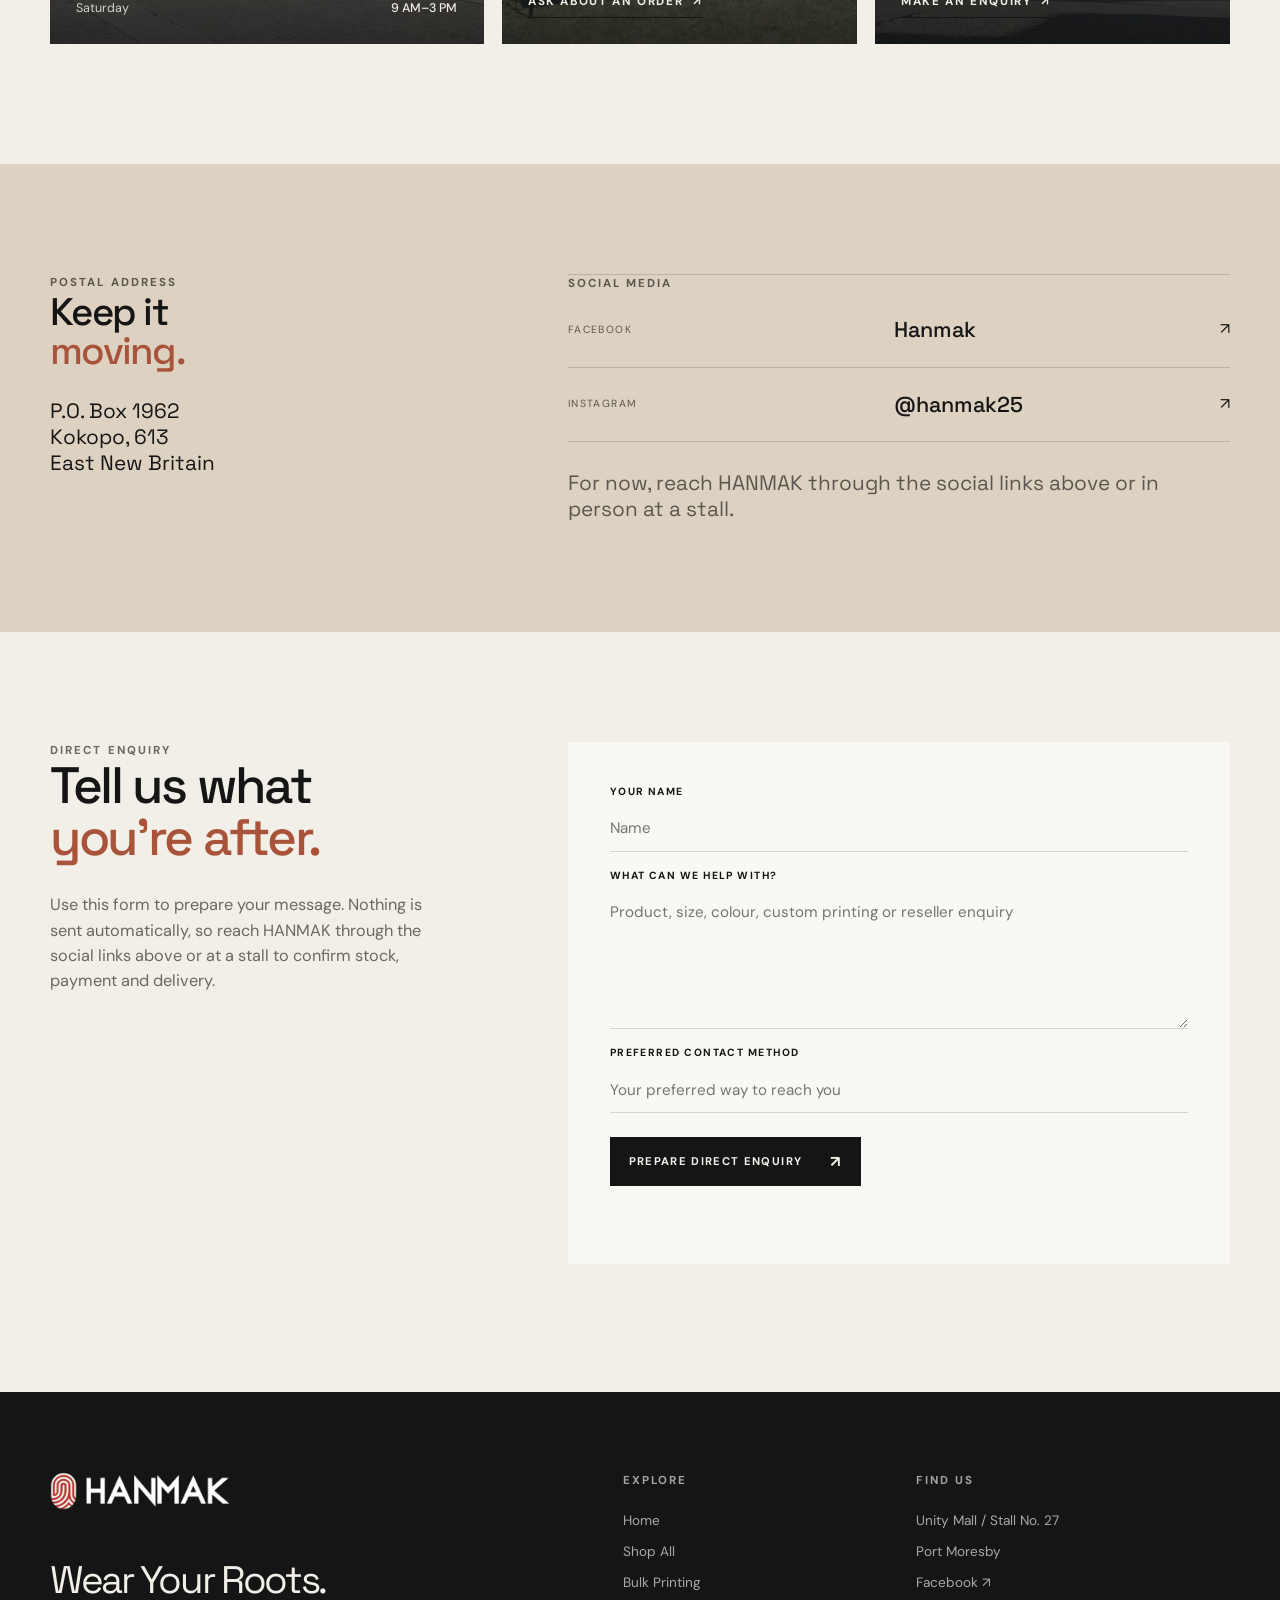
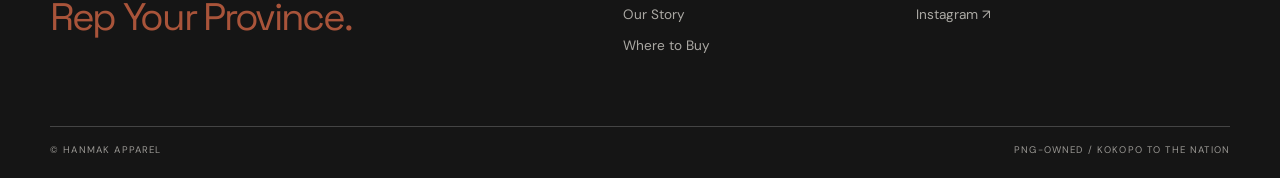
<file: contact.html>
<!doctype html>
<html lang="en">
<head>
  <meta charset="utf-8"><meta name="viewport" content="width=device-width, initial-scale=1">
  <title>Where to Buy &amp; Contact — HANMAK Apparel</title>
  <meta name="description" content="Visit HANMAK Apparel in Port Moresby, Kokopo and Lae, or send an enquiry.">
  <meta property="og:site_name" content="HANMAK Apparel"><meta property="og:type" content="website"><meta property="og:locale" content="en"><meta property="og:title" content="Where to Buy &amp; Contact — HANMAK Apparel"><meta property="og:description" content="Visit HANMAK Apparel in Port Moresby, Kokopo and Lae, or send an enquiry."><meta name="twitter:card" content="summary"><meta name="twitter:title" content="Where to Buy &amp; Contact — HANMAK Apparel"><meta name="twitter:description" content="Visit HANMAK Apparel in Port Moresby, Kokopo and Lae, or send an enquiry."><meta name="theme-color" content="#151515">
  <link rel="preconnect" href="https://fonts.googleapis.com"><link rel="preconnect" href="https://fonts.gstatic.com" crossorigin><link href="https://fonts.googleapis.com/css2?family=DM+Sans:wght@400;500;600;700&family=Space+Grotesk:wght@400;500;600;700&display=swap" rel="stylesheet"><link rel="icon" type="image/png" href="images/hanmak-icon.png">
  <link rel="apple-touch-icon" href="images/hanmak-icon.png">
  <link rel="stylesheet" href="styles.css">
  <link rel="stylesheet" href="inner.css">
</head>
<body data-page="contact">
  <div data-site-header></div>
  <main>
    <section class="wtb-banner" aria-label="Where to buy HANMAK">
      <figure class="wtb-figure">
        <img src="images/photos/where-to-buy-stall.webp" alt="HANMAK pop-up stall under a blue gazebo with a HANMAK banner and black t-shirts hanging on display" width="1571" height="1499" fetchpriority="high" decoding="async">
      </figure>
      <div class="wtb-overlay">
        <div class="container wtb-overlay-inner">
          <p class="eyebrow eyebrow-light reveal from-left">04 / In person &amp; direct</p>
          <h1 class="display display-xl light reveal from-left delay-1">Visit Our Stalls<br><em>or Order Direct</em></h1>
          <p class="page-hero-copy reveal from-right delay-1">Three places to find HANMAK, plus a direct line into the people behind the label.</p>
        </div>
      </div>
    </section>
        <section class="section section-cream locations-section" id="locations"><div class="container"><div class="section-head reveal from-left"><div><p class="eyebrow">The current map</p><h2 class="display display-md">Pull up.<br><em>Say hello.</em></h2></div><p class="section-intro">For stock, payment and delivery, please confirm directly with HANMAK after your enquiry.</p></div><div class="locations-grid">
      <article class="location-card location-card-feature reveal from-left" id="port-moresby"><div class="location-card-top"><span>01 / Main hub</span><span>Port Moresby</span></div><figure class="location-photo"><img src="images/photos/unity-mall-stall.webp" alt="Unity Mall in Port Moresby, a blue and white building with palm trees and a paved forecourt" width="640" height="480" loading="lazy" decoding="async"></figure><h3>Unity Mall,<br><em>Stall No. 27</em></h3><p>Steamships Compound, Waigani.</p><div class="hours"><span>Monday–Friday</span><strong>9 AM–4 PM</strong><span>Saturday</span><strong>9 AM–3 PM</strong></div></article>
      <article class="location-card reveal from-right" id="kokopo"><div class="location-card-top"><span>02 / Origin hub</span><span>Kokopo</span></div><figure class="location-photo"><img src="images/photos/kokopo-popup-stall.webp" alt="HANMAK pop-up stall under a blue canopy with printed shirts on display" width="1400" height="1336" loading="lazy" decoding="async"></figure><h3>Malakuna<br><em>No. 4 Village</em></h3><p>Scheduled pop-ups at Kokopo Market, next to 2A Bus Stop. Town deliveries available upon confirmed order.</p><a class="text-link" href="services.html">Ask about an order <span>↗</span></a></article>
      <article class="location-card reveal from-left" id="lae"><div class="location-card-top"><span>03 / Pickup point</span><span>Lae</span></div><figure class="location-photo"><img src="images/photos/top-town-lae.webp" alt="Multi-storey orange and white shopping building in Lae with palm trees and parked vehicles in front" width="640" height="479" loading="lazy" decoding="async"></figure><h3>Top Town,<br><em>Mr. Price Mart</em></h3><p>Mori Finance Office, Room 207.</p><a class="text-link" href="#enquiry">Make an enquiry <span>↗</span></a></article>
    </div></div></section>
    <section class="section section-sand contact-details"><div class="container contact-details-grid"><div class="reveal from-left"><p class="eyebrow">Postal address</p><h2 class="display display-sm">Keep it<br><em>moving.</em></h2><p>P.O. Box 1962<br>Kokopo, 613<br>East New Britain</p></div><div class="social-panel reveal from-right"><p class="eyebrow">Social media</p><a href="https://www.facebook.com/Hanmak" target="_blank" rel="noreferrer" class="social-link"><span>Facebook</span><strong>Hanmak</strong><span>↗</span></a><a href="https://www.instagram.com/hanmak25/" target="_blank" rel="noreferrer" class="social-link"><span>Instagram</span><strong>@hanmak25</strong><span>↗</span></a><p class="social-note">For now, reach HANMAK through the social links above or in person at a stall.</p></div></div></section>
    <section class="section section-cream enquiry-section" id="enquiry"><div class="container enquiry-grid"><div class="reveal from-left"><p class="eyebrow">Direct enquiry</p><h2 class="display display-md">Tell us what<br><em>you’re after.</em></h2><p class="section-intro">Use this form to prepare your message. Nothing is sent automatically, so reach HANMAK through the social links above or at a stall to confirm stock, payment and delivery.</p></div><div class="form-panel reveal from-right"><form data-fallback-form id="enquiry-form"><label>Your name<input name="name" required placeholder="Name"></label><label>What can we help with?<textarea name="message" required rows="5" placeholder="Product, size, colour, custom printing or reseller enquiry"></textarea></label><label>Preferred contact method<input name="contact" required placeholder="Your preferred way to reach you"></label><button class="button button-dark" type="submit">Prepare direct enquiry <span>↗</span></button><p class="form-feedback" aria-live="polite"></p></form></div></div></section>
  </main>
  <div data-site-footer></div><script src="script.js"></script><script src="inner.js" defer></script>
</body>
</html>
</file>
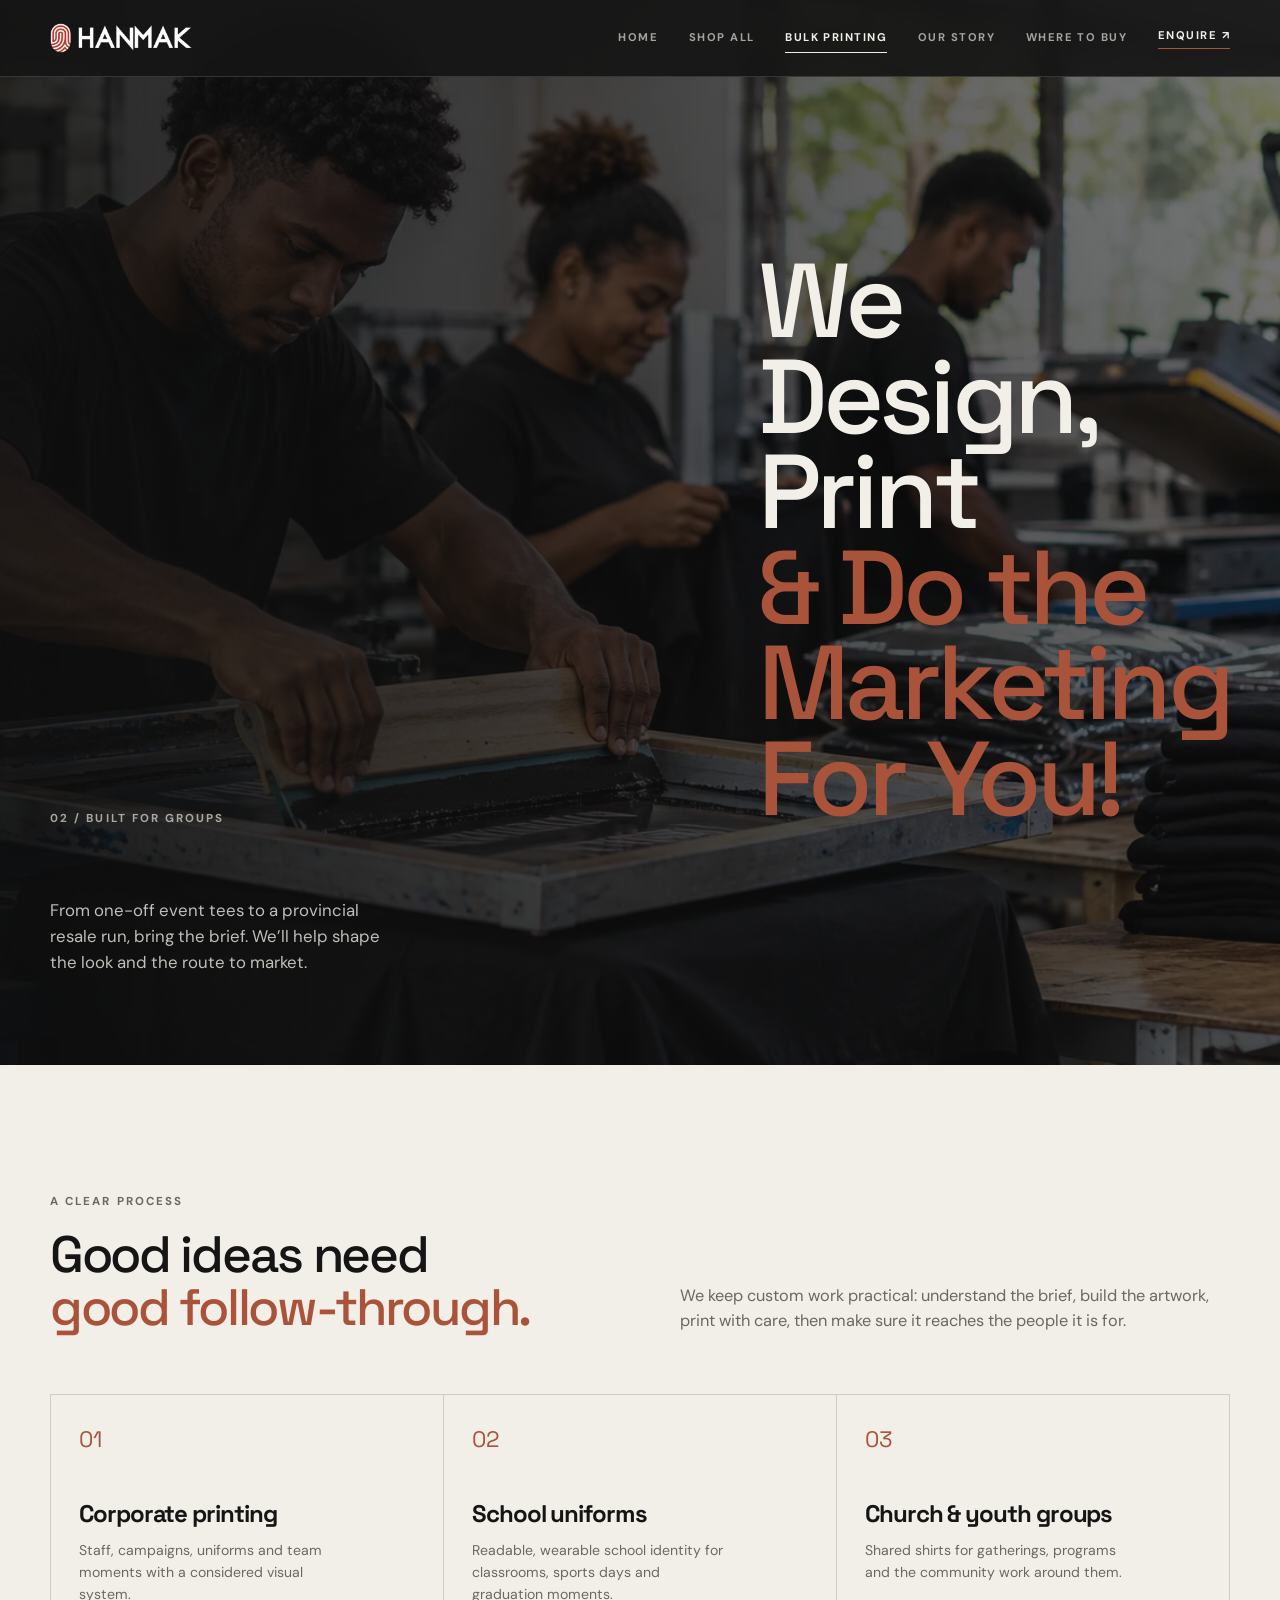
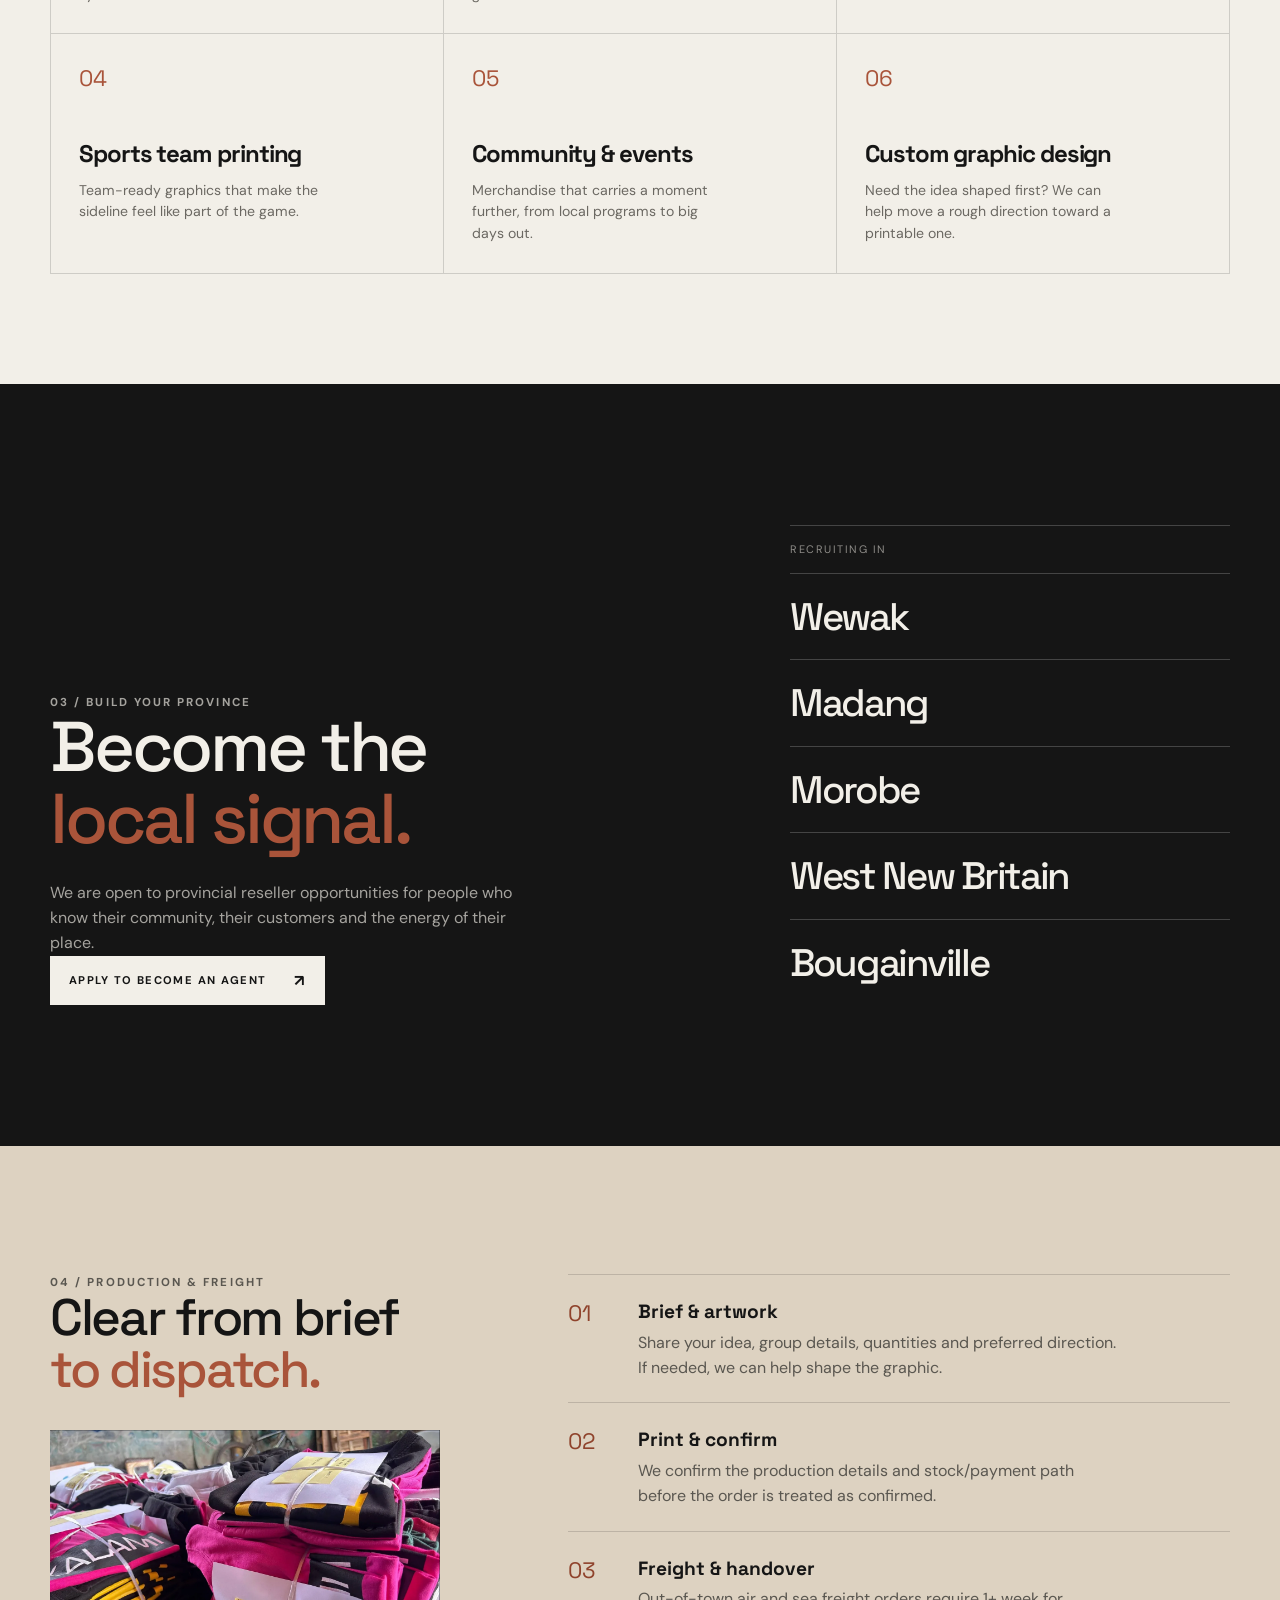
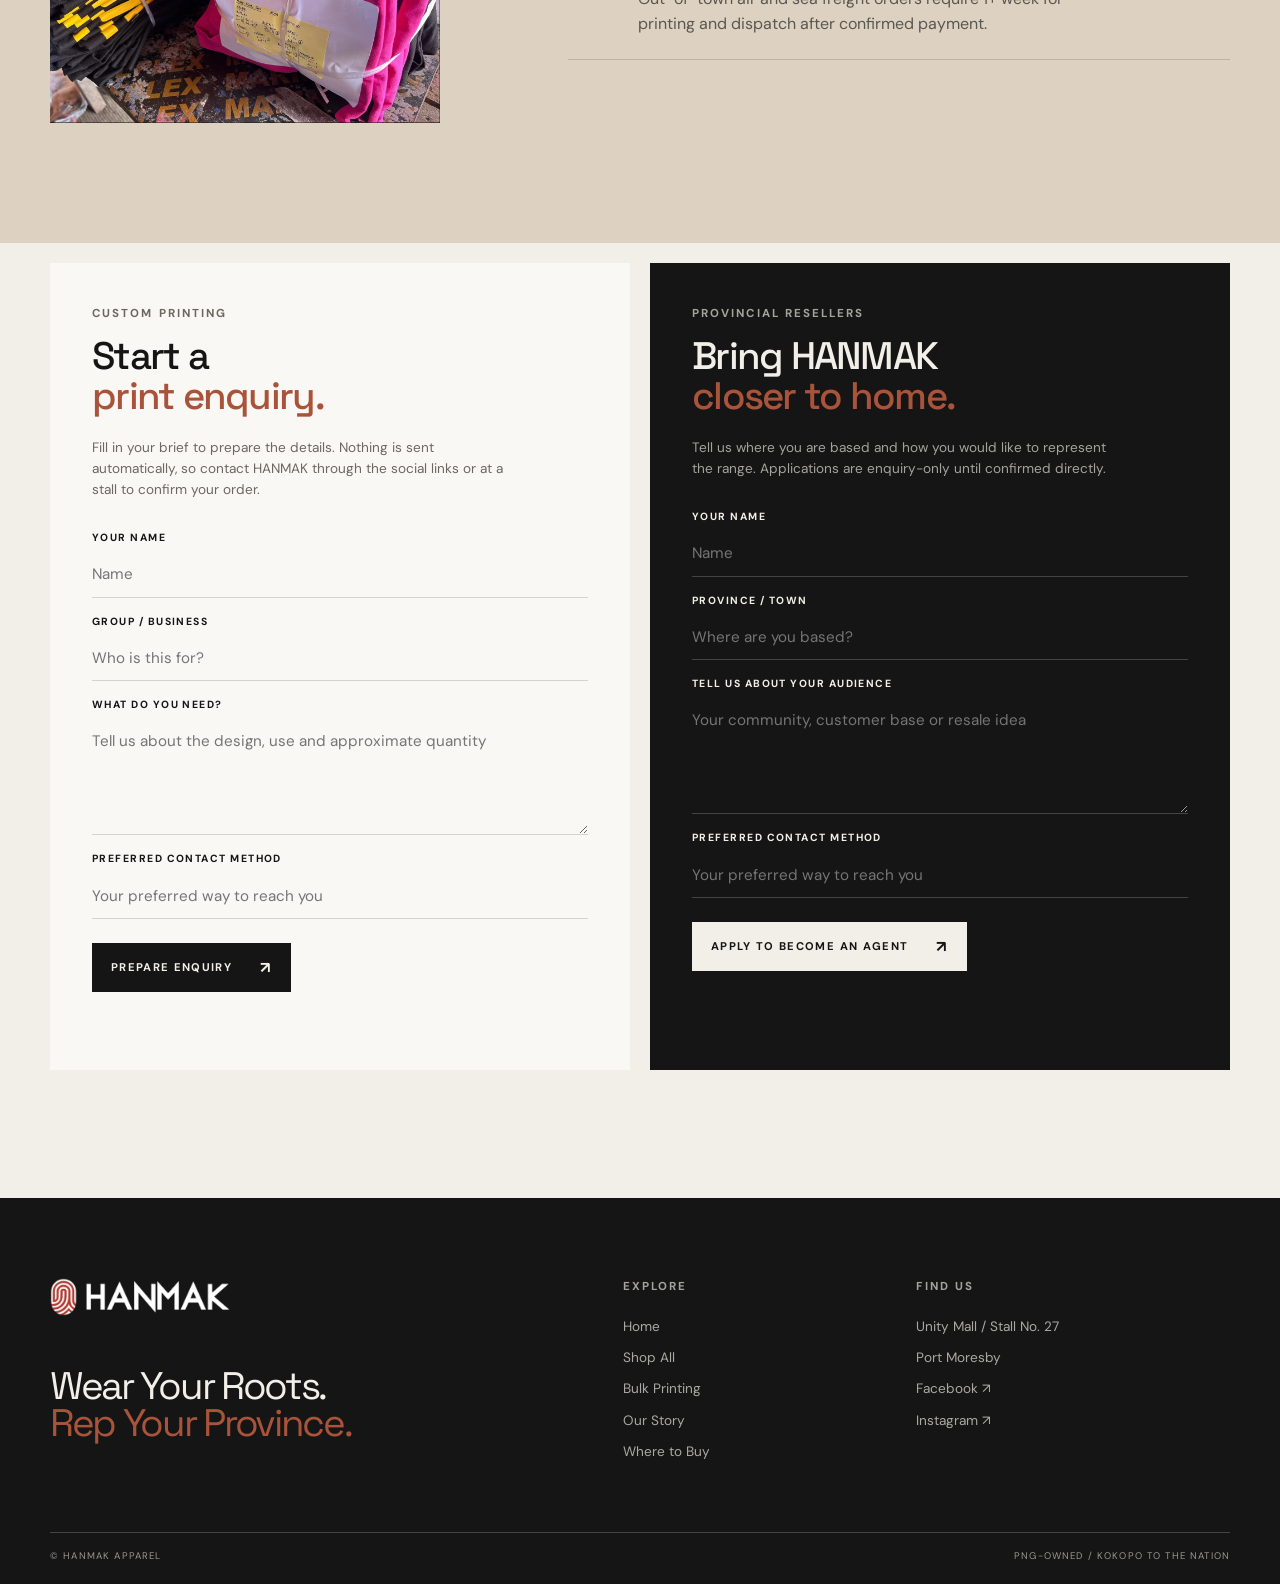
<file: services.html>
<!doctype html>
<html lang="en">
<head>
  <meta charset="utf-8"><meta name="viewport" content="width=device-width, initial-scale=1">
  <title>Bulk Printing &amp; Resellers — HANMAK Apparel</title>
  <meta name="description" content="Custom printing, graphic design and provincial reseller opportunities from HANMAK Apparel.">
  <meta property="og:site_name" content="HANMAK Apparel"><meta property="og:type" content="website"><meta property="og:locale" content="en"><meta property="og:title" content="Bulk Printing &amp; Resellers — HANMAK Apparel"><meta property="og:description" content="Custom printing, graphic design and provincial reseller opportunities from HANMAK Apparel."><meta name="twitter:card" content="summary"><meta name="twitter:title" content="Bulk Printing &amp; Resellers — HANMAK Apparel"><meta name="twitter:description" content="Custom printing, graphic design and provincial reseller opportunities from HANMAK Apparel."><meta name="theme-color" content="#151515">
  <link rel="preconnect" href="https://fonts.googleapis.com"><link rel="preconnect" href="https://fonts.gstatic.com" crossorigin><link href="https://fonts.googleapis.com/css2?family=DM+Sans:wght@400;500;600;700&family=Space+Grotesk:wght@400;500;600;700&display=swap" rel="stylesheet"><link rel="icon" type="image/png" href="images/hanmak-icon.png">
  <link rel="apple-touch-icon" href="images/hanmak-icon.png">
  <link rel="stylesheet" href="styles.css">
  <link rel="stylesheet" href="inner.css">
</head>
<body data-page="services">
  <div data-site-header></div>
  <main>
    <section class="page-hero services-hero services-hero-photo section-ink"><div class="hero-bg"><img src="images/photos/bulk-printing-hero.webp" alt="Print workers screen-printing a black t-shirt, with a heat press and stacks of folded and bagged shirts behind them" width="1672" height="941" fetchpriority="high" decoding="async"></div><div class="container page-hero-inner"><p class="eyebrow eyebrow-light reveal from-left">02 / Built for groups</p><h1 class="display display-xl light reveal from-left delay-1">We Design, Print<br><em>&amp; Do the Marketing For You!</em></h1><p class="page-hero-copy reveal from-right delay-1">From one-off event tees to a provincial resale run, bring the brief. We’ll help shape the look and the route to market.</p></div></section>
    <section class="section section-cream service-list-section"><div class="container"><div class="section-head reveal from-left"><div><p class="eyebrow">A clear process</p><h2 class="display display-md">Good ideas need<br><em>good follow-through.</em></h2></div><p class="section-intro">We keep custom work practical: understand the brief, build the artwork, print with care, then make sure it reaches the people it is for.</p></div><div class="service-cards">
      <article class="service-card reveal from-left"><span>01</span><h3>Corporate printing</h3><p>Staff, campaigns, uniforms and team moments with a considered visual system.</p></article>
      <article class="service-card reveal from-right"><span>02</span><h3>School uniforms</h3><p>Readable, wearable school identity for classrooms, sports days and graduation moments.</p></article>
      <article class="service-card reveal from-left"><span>03</span><h3>Church &amp; youth groups</h3><p>Shared shirts for gatherings, programs and the community work around them.</p></article>
      <article class="service-card reveal from-right"><span>04</span><h3>Sports team printing</h3><p>Team-ready graphics that make the sideline feel like part of the game.</p></article>
      <article class="service-card reveal from-left"><span>05</span><h3>Community &amp; events</h3><p>Merchandise that carries a moment further, from local programs to big days out.</p></article>
      <article class="service-card reveal from-right"><span>06</span><h3>Custom graphic design</h3><p>Need the idea shaped first? We can help move a rough direction toward a printable one.</p></article>
    </div></div></section>
    <section class="section section-ink reseller-section"><div class="container reseller-grid"><div class="reseller-copy reveal from-left"><p class="eyebrow eyebrow-light">03 / Build your province</p><h2 class="display display-lg light">Become the<br><em>local signal.</em></h2><p>We are open to provincial reseller opportunities for people who know their community, their customers and the energy of their place.</p><a class="button button-light" href="#agent-form">Apply to Become an Agent <span>↗</span></a></div><div class="province-list reveal from-right"><span>Recruiting in</span><strong>Wewak</strong><strong>Madang</strong><strong>Morobe</strong><strong>West New Britain</strong><strong>Bougainville</strong></div></div></section>
    <section class="section section-sand process-section"><div class="container process-grid"><div class="reveal from-left"><p class="eyebrow">04 / Production &amp; freight</p><h2 class="display display-md">Clear from brief<br><em>to dispatch.</em></h2><figure class="photo-figure reveal from-left"><img src="images/photos/bulk-production.webp" alt="Folded and labelled HANMAK shirt bundles in black, white and pink, packed and ready for bulk order dispatch" width="1400" height="1050" loading="lazy" decoding="async"></figure></div><div class="process-steps reveal from-right"><div><span>01</span><p><strong>Brief &amp; artwork</strong> Share your idea, group details, quantities and preferred direction. If needed, we can help shape the graphic.</p></div><div><span>02</span><p><strong>Print &amp; confirm</strong> We confirm the production details and stock/payment path before the order is treated as confirmed.</p></div><div><span>03</span><p><strong>Freight &amp; handover</strong> Out-of-town air and sea freight orders require 1+ week for printing and dispatch after confirmed payment.</p></div></div></div></section>
    <section class="section section-cream forms-section"><div class="container forms-grid"><div id="custom-printing" class="form-panel reveal from-left"><p class="eyebrow">Custom printing</p><h2 class="display display-sm">Start a<br><em>print enquiry.</em></h2><p class="form-intro">Fill in your brief to prepare the details. Nothing is sent automatically, so contact HANMAK through the social links or at a stall to confirm your order.</p><form data-fallback-form id="custom-form"><label>Your name<input name="name" required placeholder="Name"></label><label>Group / business<input name="group" required placeholder="Who is this for?"></label><label>What do you need?<textarea name="brief" required rows="4" placeholder="Tell us about the design, use and approximate quantity"></textarea></label><label>Preferred contact method<input name="contact" required placeholder="Your preferred way to reach you"></label><button class="button button-dark" type="submit">Prepare enquiry <span>↗</span></button><p class="form-feedback" aria-live="polite"></p></form></div><div id="agent-form" class="form-panel form-panel-dark reveal from-right"><p class="eyebrow eyebrow-light">Provincial resellers</p><h2 class="display display-sm light">Bring HANMAK<br><em>closer to home.</em></h2><p class="form-intro">Tell us where you are based and how you would like to represent the range. Applications are enquiry-only until confirmed directly.</p><form data-fallback-form id="reseller-form"><label>Your name<input name="name" required placeholder="Name"></label><label>Province / town<input name="location" required placeholder="Where are you based?"></label><label>Tell us about your audience<textarea name="audience" required rows="4" placeholder="Your community, customer base or resale idea"></textarea></label><label>Preferred contact method<input name="contact" required placeholder="Your preferred way to reach you"></label><button class="button button-light" type="submit">Apply to Become an Agent <span>↗</span></button><p class="form-feedback" aria-live="polite"></p></form></div></div></section>
  </main>
  <div data-site-footer></div><script src="script.js"></script><script src="inner.js" defer></script>
</body>
</html>
</file>
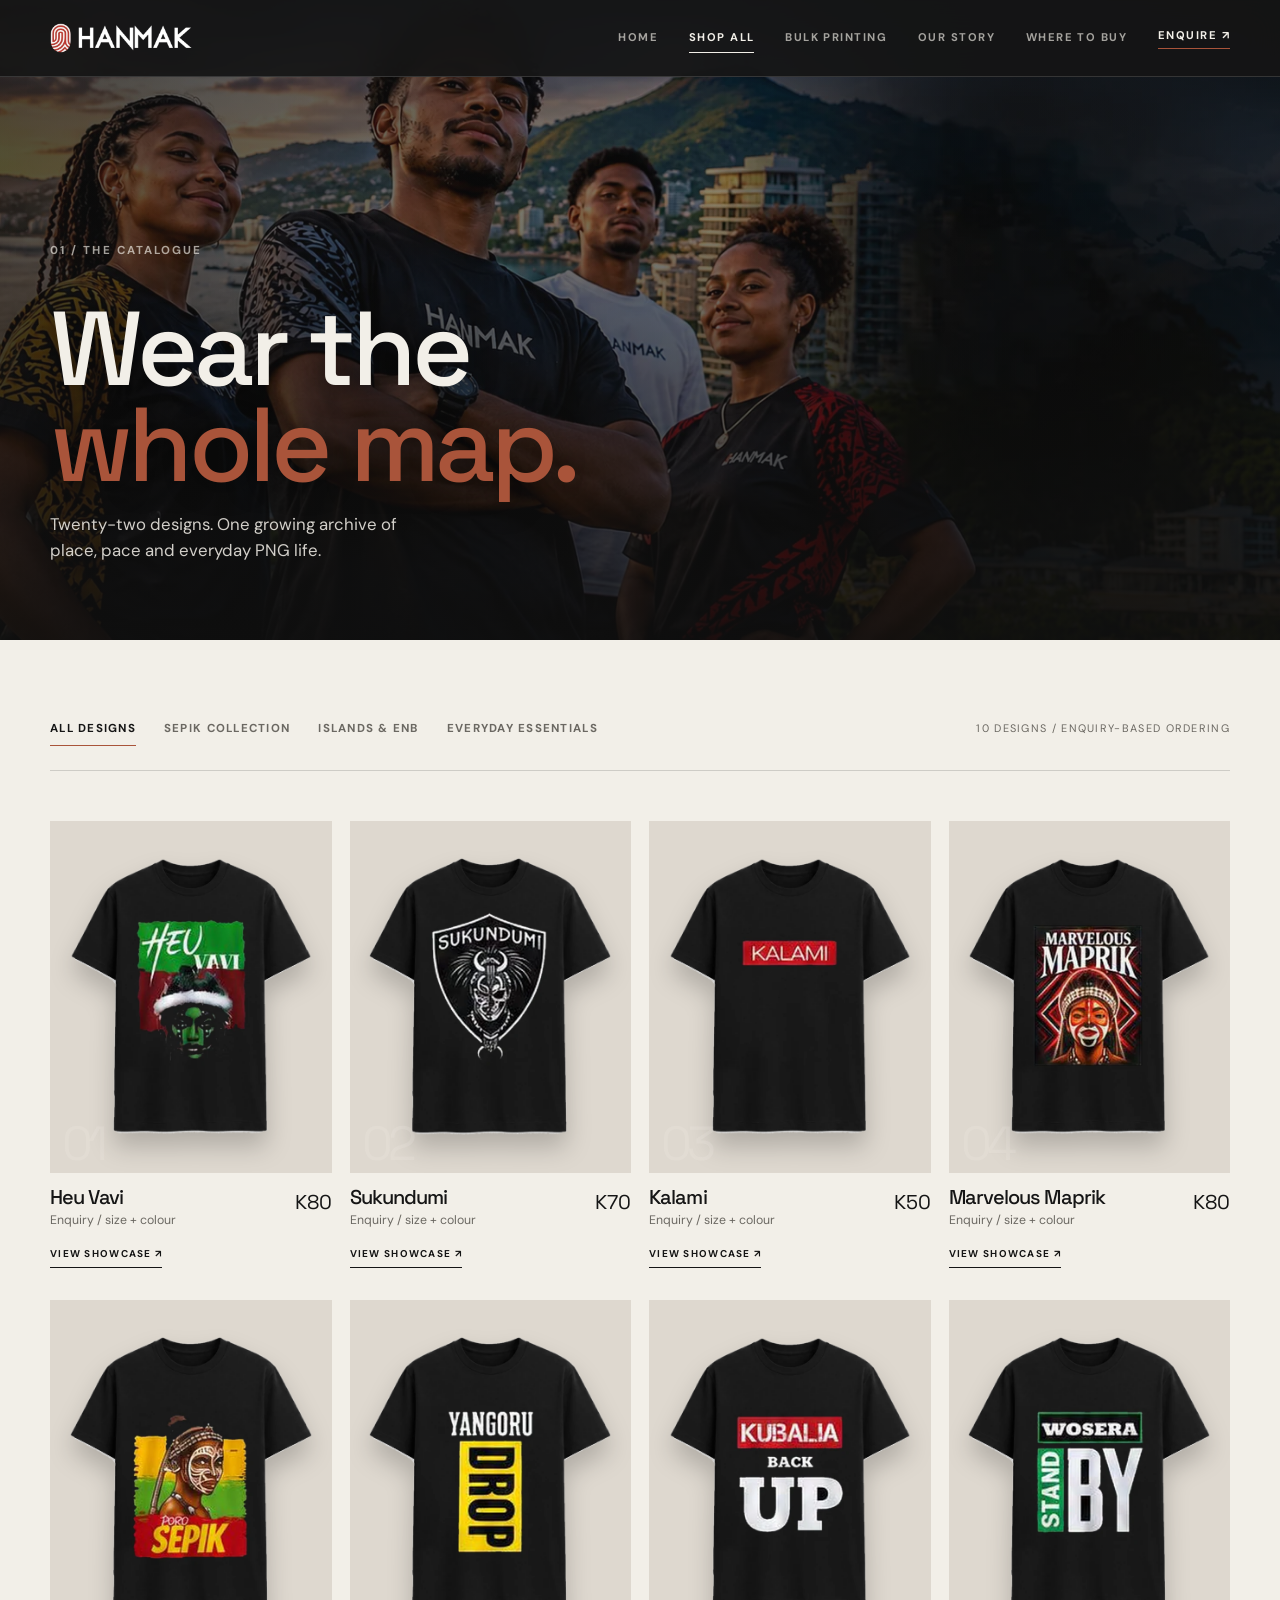
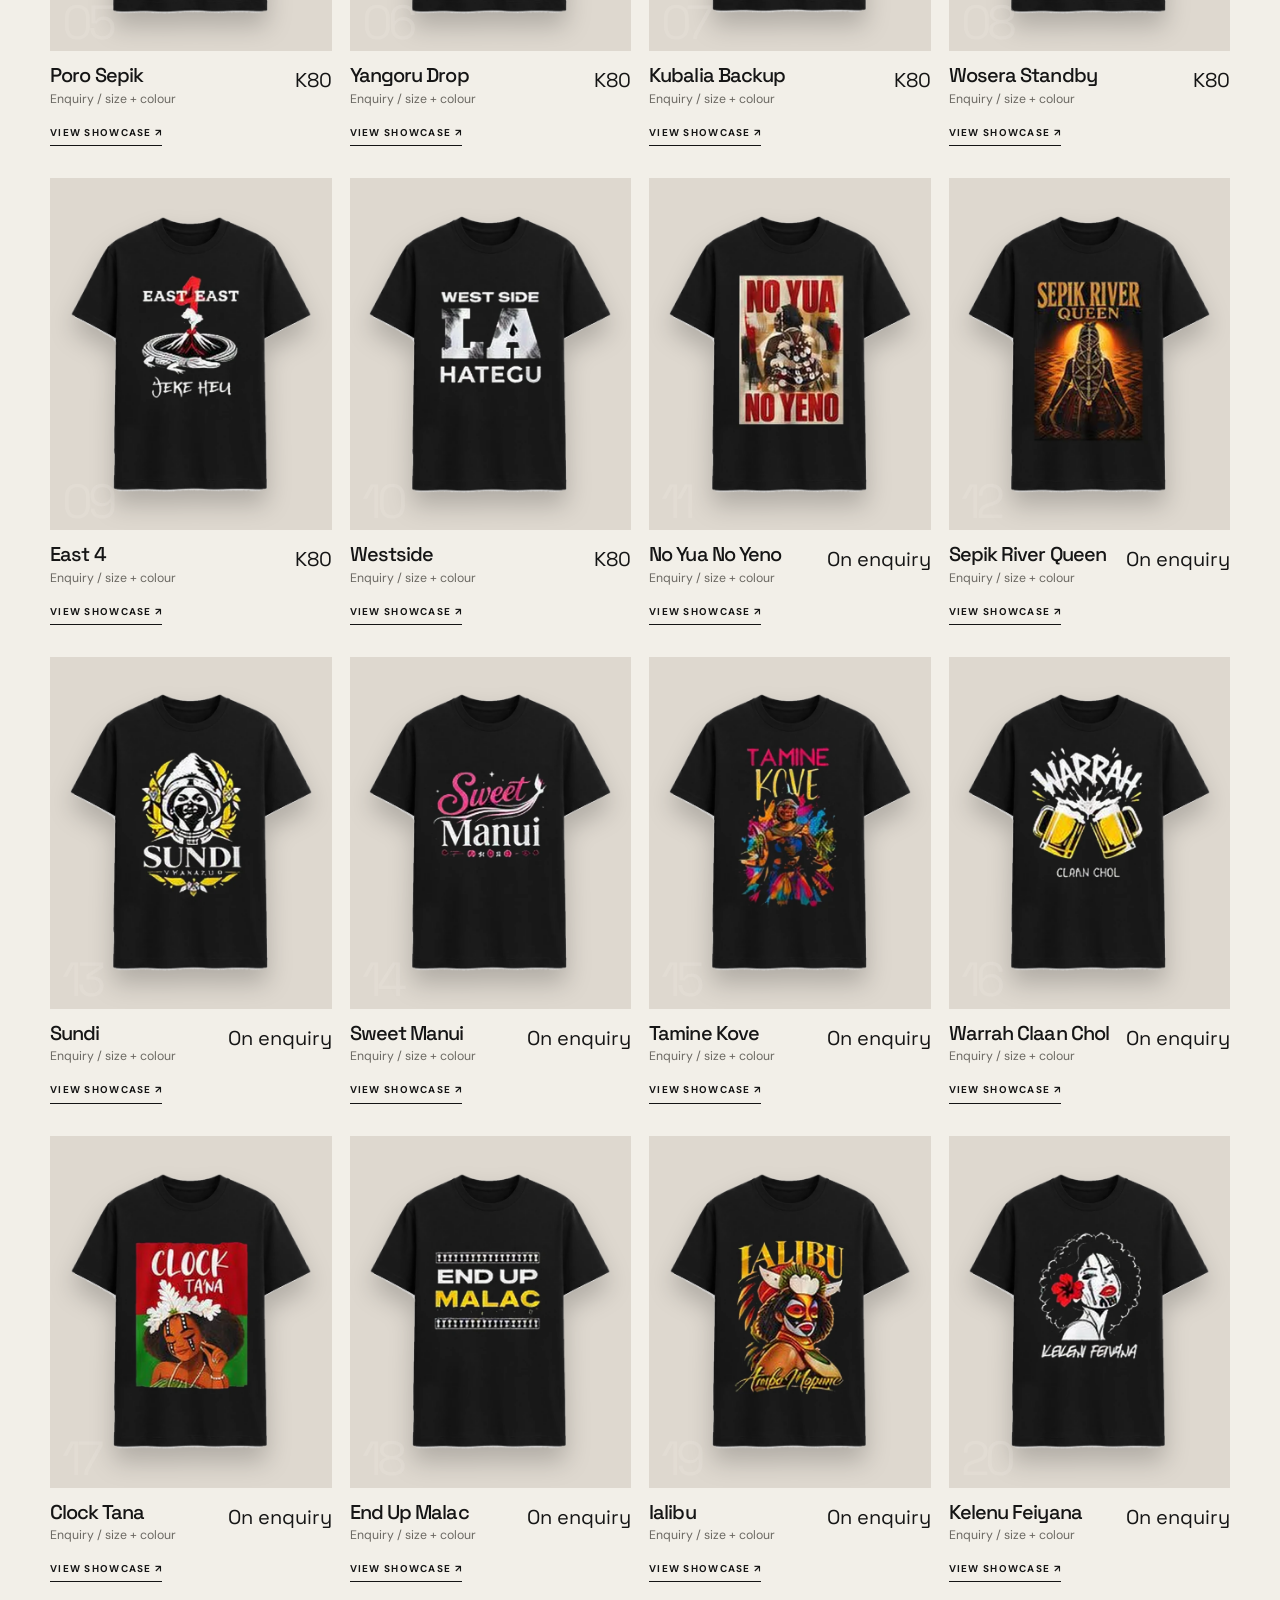
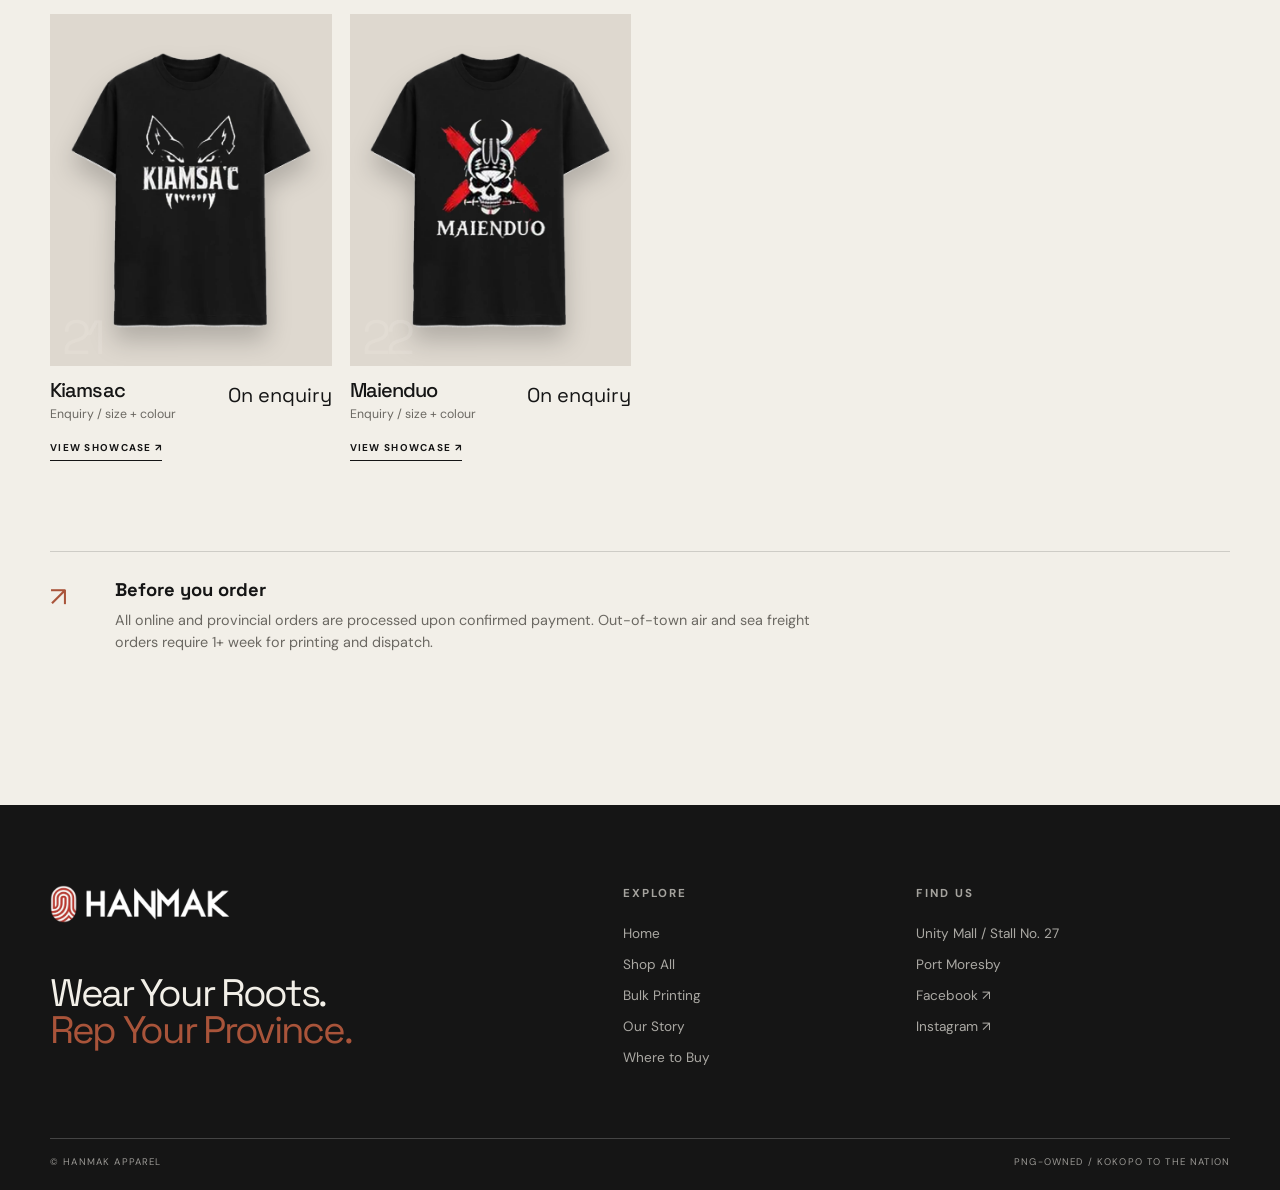
<file: shop.html>
<!doctype html>
<html lang="en">
<head>
  <meta charset="utf-8"><meta name="viewport" content="width=device-width, initial-scale=1">
  <title>Shop All — HANMAK Apparel</title>
  <meta name="description" content="Explore the HANMAK Apparel catalogue of PNG streetwear designs.">
  <meta property="og:site_name" content="HANMAK Apparel"><meta property="og:type" content="website"><meta property="og:locale" content="en"><meta property="og:title" content="Shop All — HANMAK Apparel"><meta property="og:description" content="Explore the HANMAK Apparel catalogue of PNG streetwear designs."><meta name="twitter:card" content="summary"><meta name="twitter:title" content="Shop All — HANMAK Apparel"><meta name="twitter:description" content="Explore the HANMAK Apparel catalogue of PNG streetwear designs."><meta name="theme-color" content="#151515">
  <link rel="preconnect" href="https://fonts.googleapis.com"><link rel="preconnect" href="https://fonts.gstatic.com" crossorigin>
  <link href="https://fonts.googleapis.com/css2?family=DM+Sans:wght@400;500;600;700&family=Space+Grotesk:wght@400;500;600;700&display=swap" rel="stylesheet"><link rel="icon" type="image/png" href="images/hanmak-icon.png">
  <link rel="apple-touch-icon" href="images/hanmak-icon.png">
  <link rel="stylesheet" href="styles.css">
  <link rel="stylesheet" href="inner.css">
</head>
<body data-page="shop">
  <div data-site-header></div>
  <main>
    <section class="page-hero shop-hero services-hero-photo section-ink"><div class="hero-bg"><img src="images/photos/wear-the-whole-map.webp" alt="Four people in black and white HANMAK shirts with Port Moresby hills and harbour behind them" width="1600" height="693" fetchpriority="high" decoding="async"></div><div class="container page-hero-inner"><p class="eyebrow eyebrow-light reveal from-left">01 / The catalogue</p><h1 class="display display-xl light reveal from-left delay-1">Wear the<br><em>whole map.</em></h1><p class="page-hero-copy reveal from-right">Twenty-two designs. One growing archive of place, pace and everyday PNG life.</p></div></section>
    <section class="section section-cream shop-section"><div class="container">
      <div class="shop-toolbar reveal from-left"><div class="filter-list" role="tablist" aria-label="Filter products"><button class="filter-button is-active" data-filter="all" role="tab">All Designs</button><button class="filter-button" data-filter="sepik" role="tab">Sepik Collection</button><button class="filter-button" data-filter="islands" role="tab">Islands &amp; ENB</button><button class="filter-button" data-filter="everyday" role="tab">Everyday Essentials</button></div><p class="catalog-note">10 designs / Enquiry-based ordering</p></div>
      <div id="product-grid" class="product-grid" aria-live="polite"></div>
      <div class="freight-note reveal from-left"><span class="note-mark">↗</span><p><strong>Before you order</strong> All online and provincial orders are processed upon confirmed payment. Out-of-town air and sea freight orders require 1+ week for printing and dispatch.</p></div>
    </div></section>
  </main>
  <div data-site-footer></div>

  <div class="modal" id="product-modal" aria-hidden="true" role="dialog" aria-modal="true" aria-labelledby="modal-title"><div class="modal-backdrop" data-close-modal></div><div class="modal-panel"><button class="modal-close" data-close-modal aria-label="Close product showcase">×</button><div id="modal-content"></div></div></div>
  <script src="script.js"></script><script src="inner.js" defer></script>
</body>
</html>
</file>
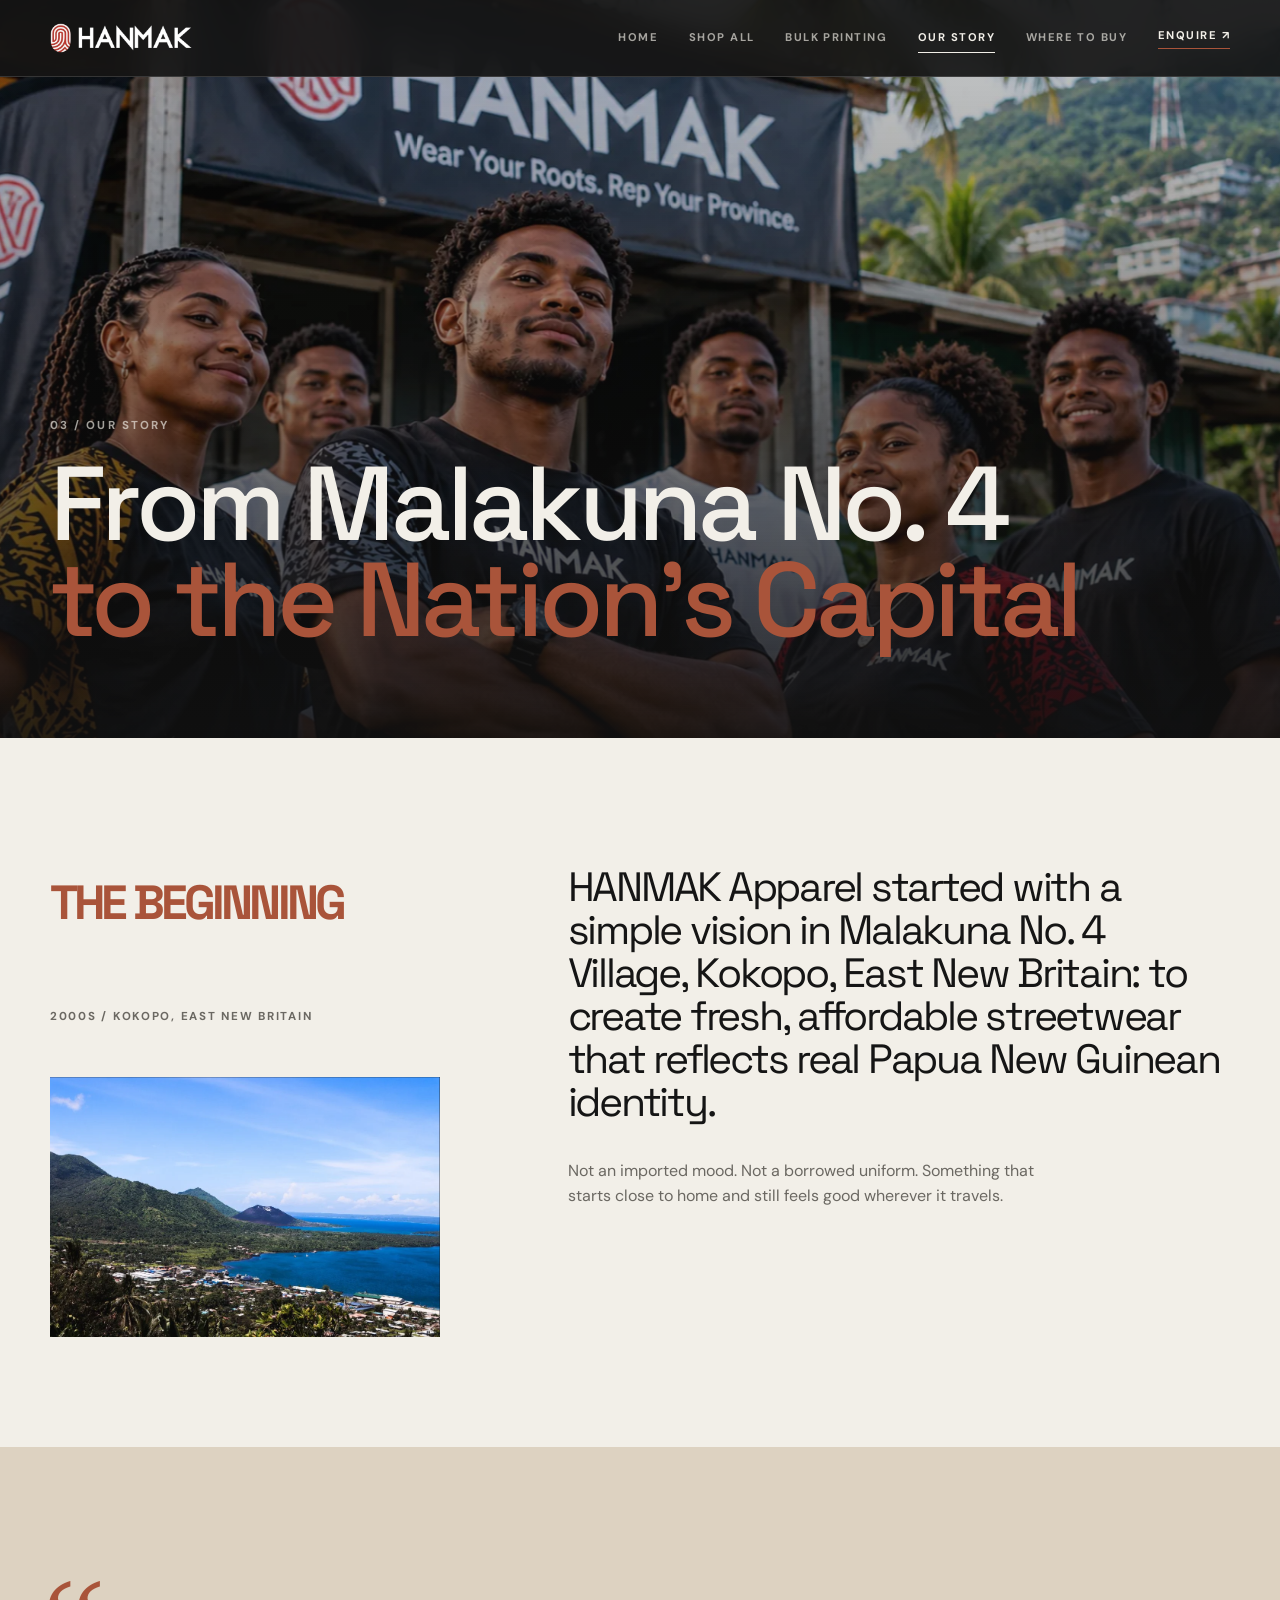
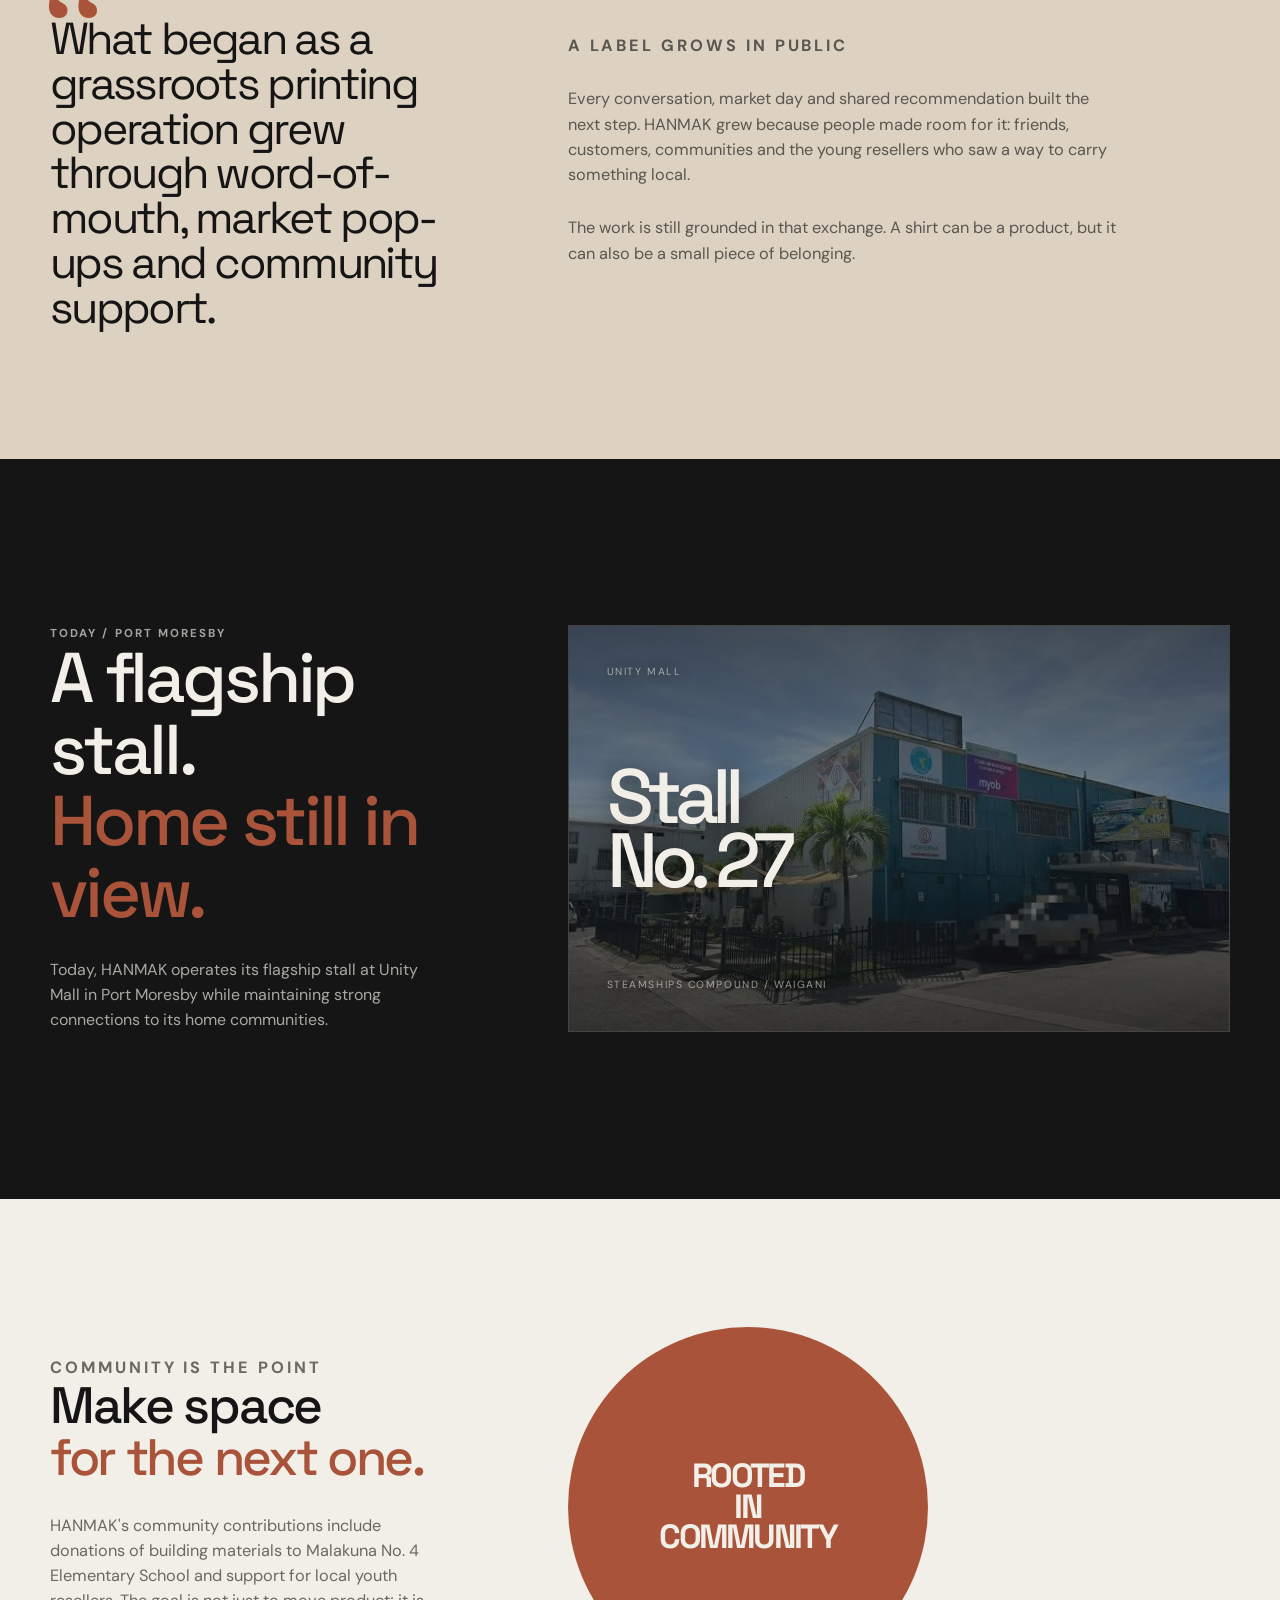
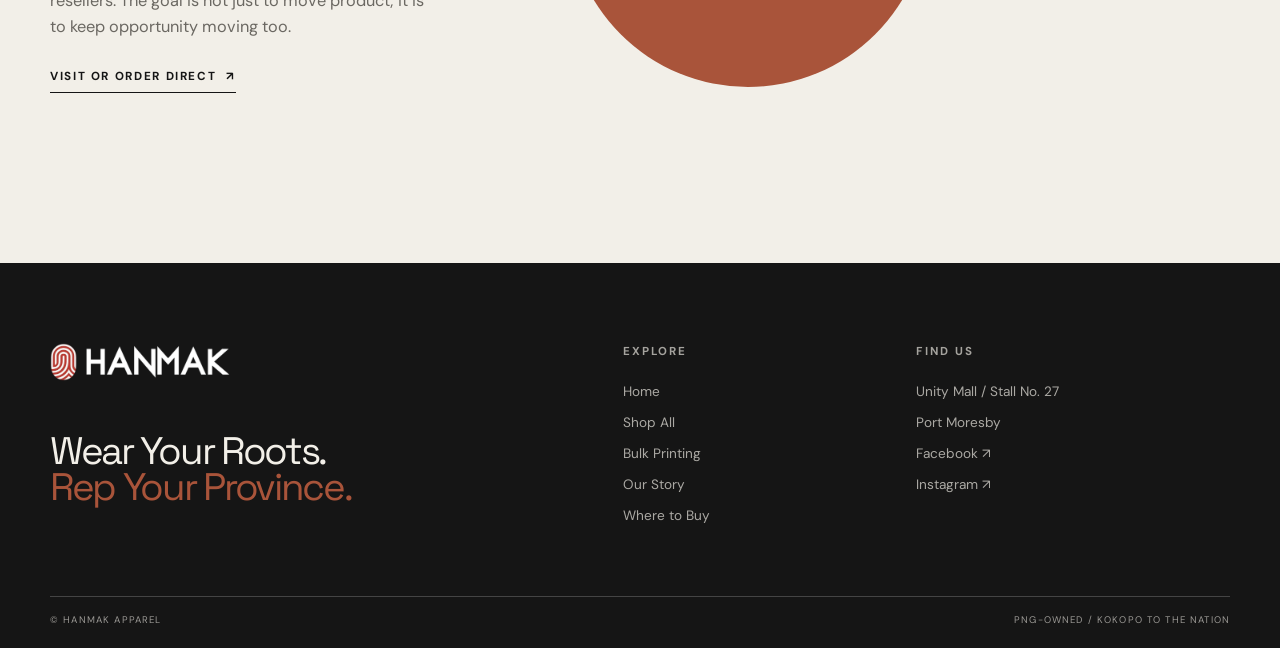
<file: story.html>
<!doctype html>
<html lang="en">
<head>
  <meta charset="utf-8"><meta name="viewport" content="width=device-width, initial-scale=1">
  <title>Our Story — HANMAK Apparel</title>
  <meta name="description" content="The story of HANMAK Apparel, from Malakuna No. 4 to the nation's capital.">
  <meta property="og:site_name" content="HANMAK Apparel"><meta property="og:type" content="website"><meta property="og:locale" content="en"><meta property="og:title" content="Our Story — HANMAK Apparel"><meta property="og:description" content="The story of HANMAK Apparel, from Malakuna No. 4 to the nation's capital."><meta name="twitter:card" content="summary"><meta name="twitter:title" content="Our Story — HANMAK Apparel"><meta name="twitter:description" content="The story of HANMAK Apparel, from Malakuna No. 4 to the nation's capital."><meta name="theme-color" content="#151515">
  <link rel="preconnect" href="https://fonts.googleapis.com"><link rel="preconnect" href="https://fonts.gstatic.com" crossorigin><link href="https://fonts.googleapis.com/css2?family=DM+Sans:wght@400;500;600;700&family=Space+Grotesk:wght@400;500;600;700&display=swap" rel="stylesheet"><link rel="icon" type="image/png" href="images/hanmak-icon.png">
  <link rel="apple-touch-icon" href="images/hanmak-icon.png">
  <link rel="stylesheet" href="styles.css">
  <link rel="stylesheet" href="inner.css">
</head>
<body data-page="story">
  <div data-site-header></div>
  <main>
    <section class="story-mast"><div class="story-mast-image" data-parallax style="background-image:url('images/photos/story-hero.webp')"></div><div class="story-mast-overlay"></div><div class="container story-mast-content"><p class="eyebrow eyebrow-light reveal from-left">03 / Our story</p><h1 class="display display-xl light reveal from-left delay-1">From Malakuna No. 4<br><em>to the Nation's Capital</em></h1></div></section>
    <section class="section section-cream story-intro"><div class="container story-intro-grid"><div class="story-intro-side"><div class="section-kicker reveal from-left"><span>THE BEGINNING</span><span>2000s / KOKOPO, EAST NEW BRITAIN</span></div><figure class="story-intro-photo reveal from-left delay-1"><img src="images/photos/east-new-britain-harbour.webp" alt="View over a harbour town in East New Britain, with green hills and a volcano across the blue water" width="1024" height="683" loading="lazy" decoding="async"></figure></div><div class="story-lead reveal from-right"><p class="lead-copy">HANMAK Apparel started with a simple vision in Malakuna No. 4 Village, Kokopo, East New Britain: to create fresh, affordable streetwear that reflects real Papua New Guinean identity.</p><p>Not an imported mood. Not a borrowed uniform. Something that starts close to home and still feels good wherever it travels.</p></div></div></section>
    <section class="section section-sand story-split"><div class="container story-split-grid"><div class="story-quote reveal from-left"><span class="quote-mark">“</span><p>What began as a grassroots printing operation grew through word-of-mouth, market pop-ups and community support.</p></div><div class="story-copy reveal from-right"><p class="eyebrow">A label grows in public</p><p>Every conversation, market day and shared recommendation built the next step. HANMAK grew because people made room for it: friends, customers, communities and the young resellers who saw a way to carry something local.</p><p>The work is still grounded in that exchange. A shirt can be a product, but it can also be a small piece of belonging.</p></div></div></section>
    <section class="section section-ink story-now"><div class="container story-now-grid"><div class="story-now-copy reveal from-left"><p class="eyebrow eyebrow-light">Today / Port Moresby</p><h2 class="display display-lg light">A flagship stall.<br><em>Home still in view.</em></h2><p>Today, HANMAK operates its flagship stall at Unity Mall in Port Moresby while maintaining strong connections to its home communities.</p></div><div class="story-stat reveal from-right"><img class="story-stat-bg" src="images/photos/unity-mall-stall.webp" alt="Unity Mall in Port Moresby, a blue and white building with palm trees and a paved forecourt" width="640" height="480" loading="lazy" decoding="async"><span>Unity Mall</span><strong>Stall<br>No. 27</strong><small>Steamships Compound / Waigani</small></div></div></section>
    <section class="section section-cream community-section"><div class="container community-grid"><div class="community-copy reveal from-left"><p class="eyebrow">Community is the point</p><h2 class="display display-md">Make space<br><em>for the next one.</em></h2><p>HANMAK's community contributions include donations of building materials to Malakuna No. 4 Elementary School and support for local youth resellers. The goal is not just to move product; it is to keep opportunity moving too.</p><a class="text-link" href="contact.html">Visit or order direct <span>↗</span></a></div><div class="community-mark reveal from-right"><span>ROOTED<br>IN<br>COMMUNITY</span></div></div></section>
  </main>
  <div data-site-footer></div><script src="script.js"></script><script src="inner.js" defer></script>
</body>
</html>
</file>
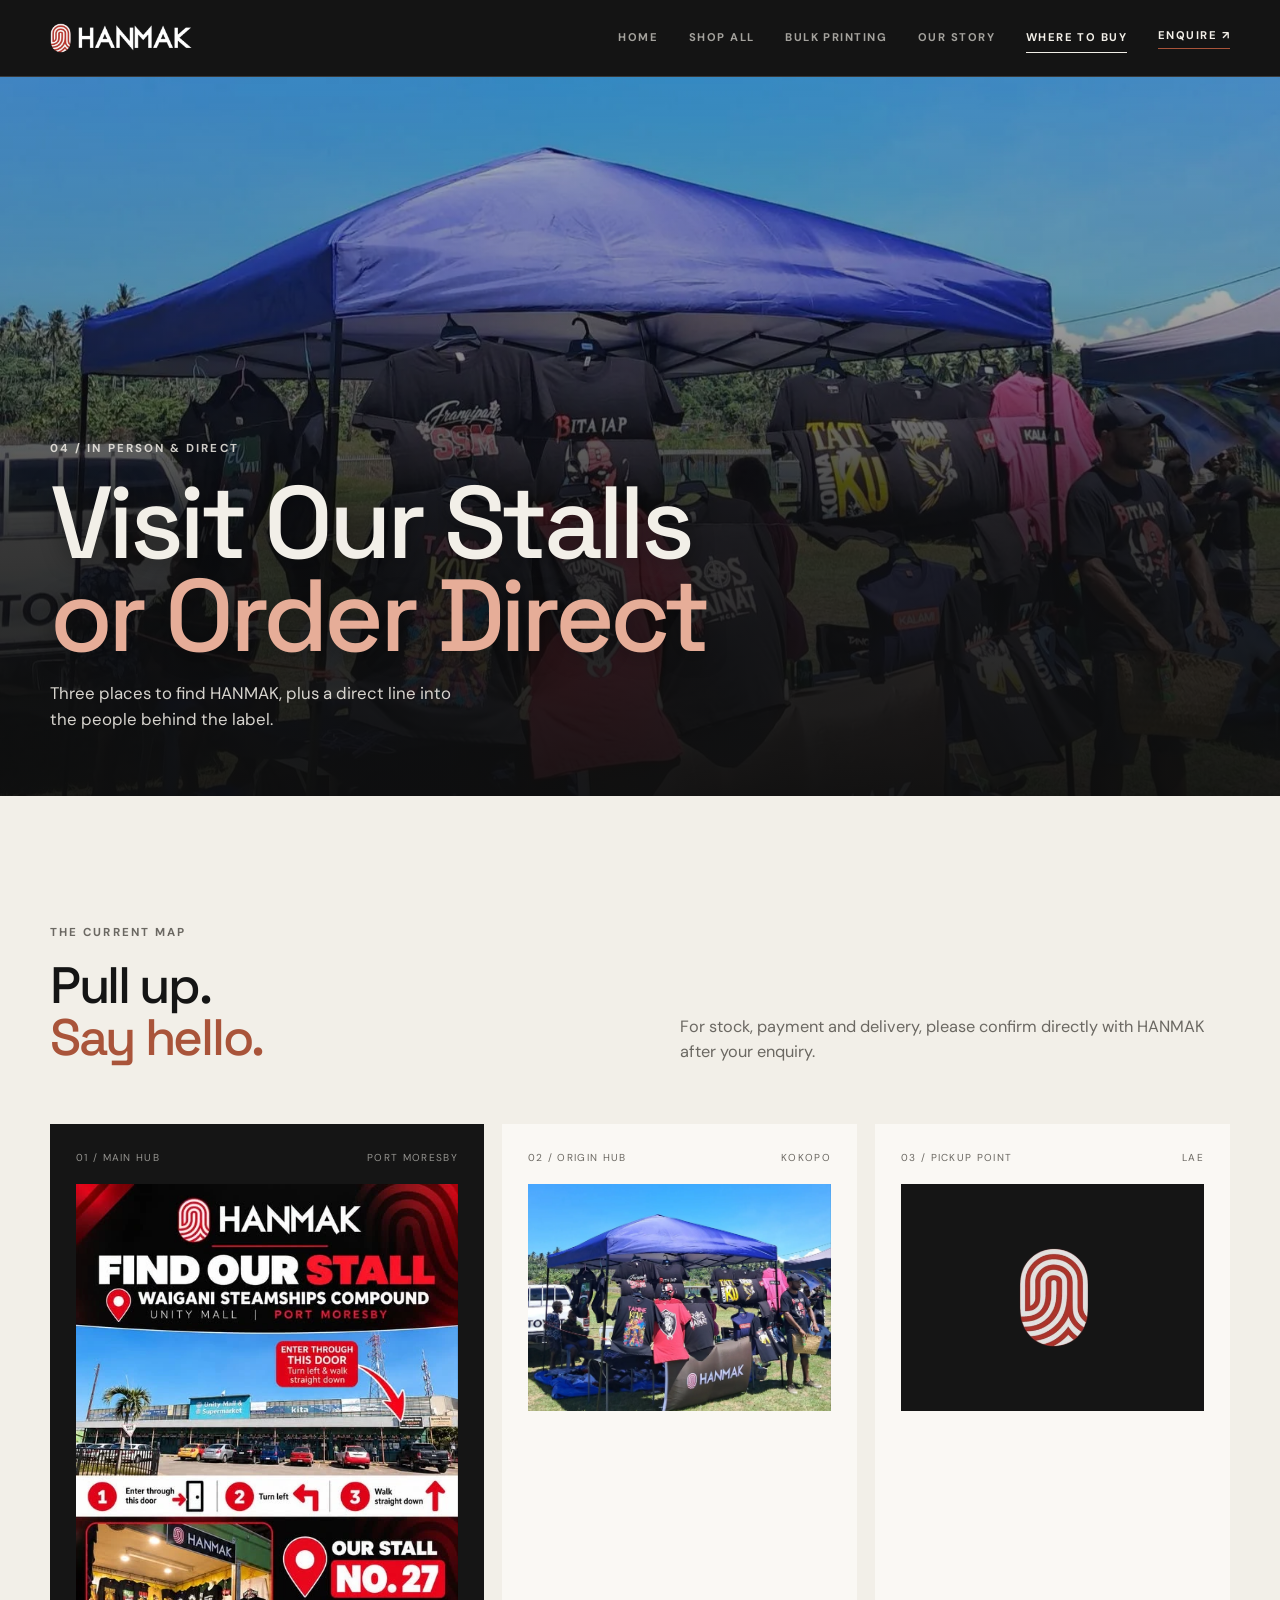
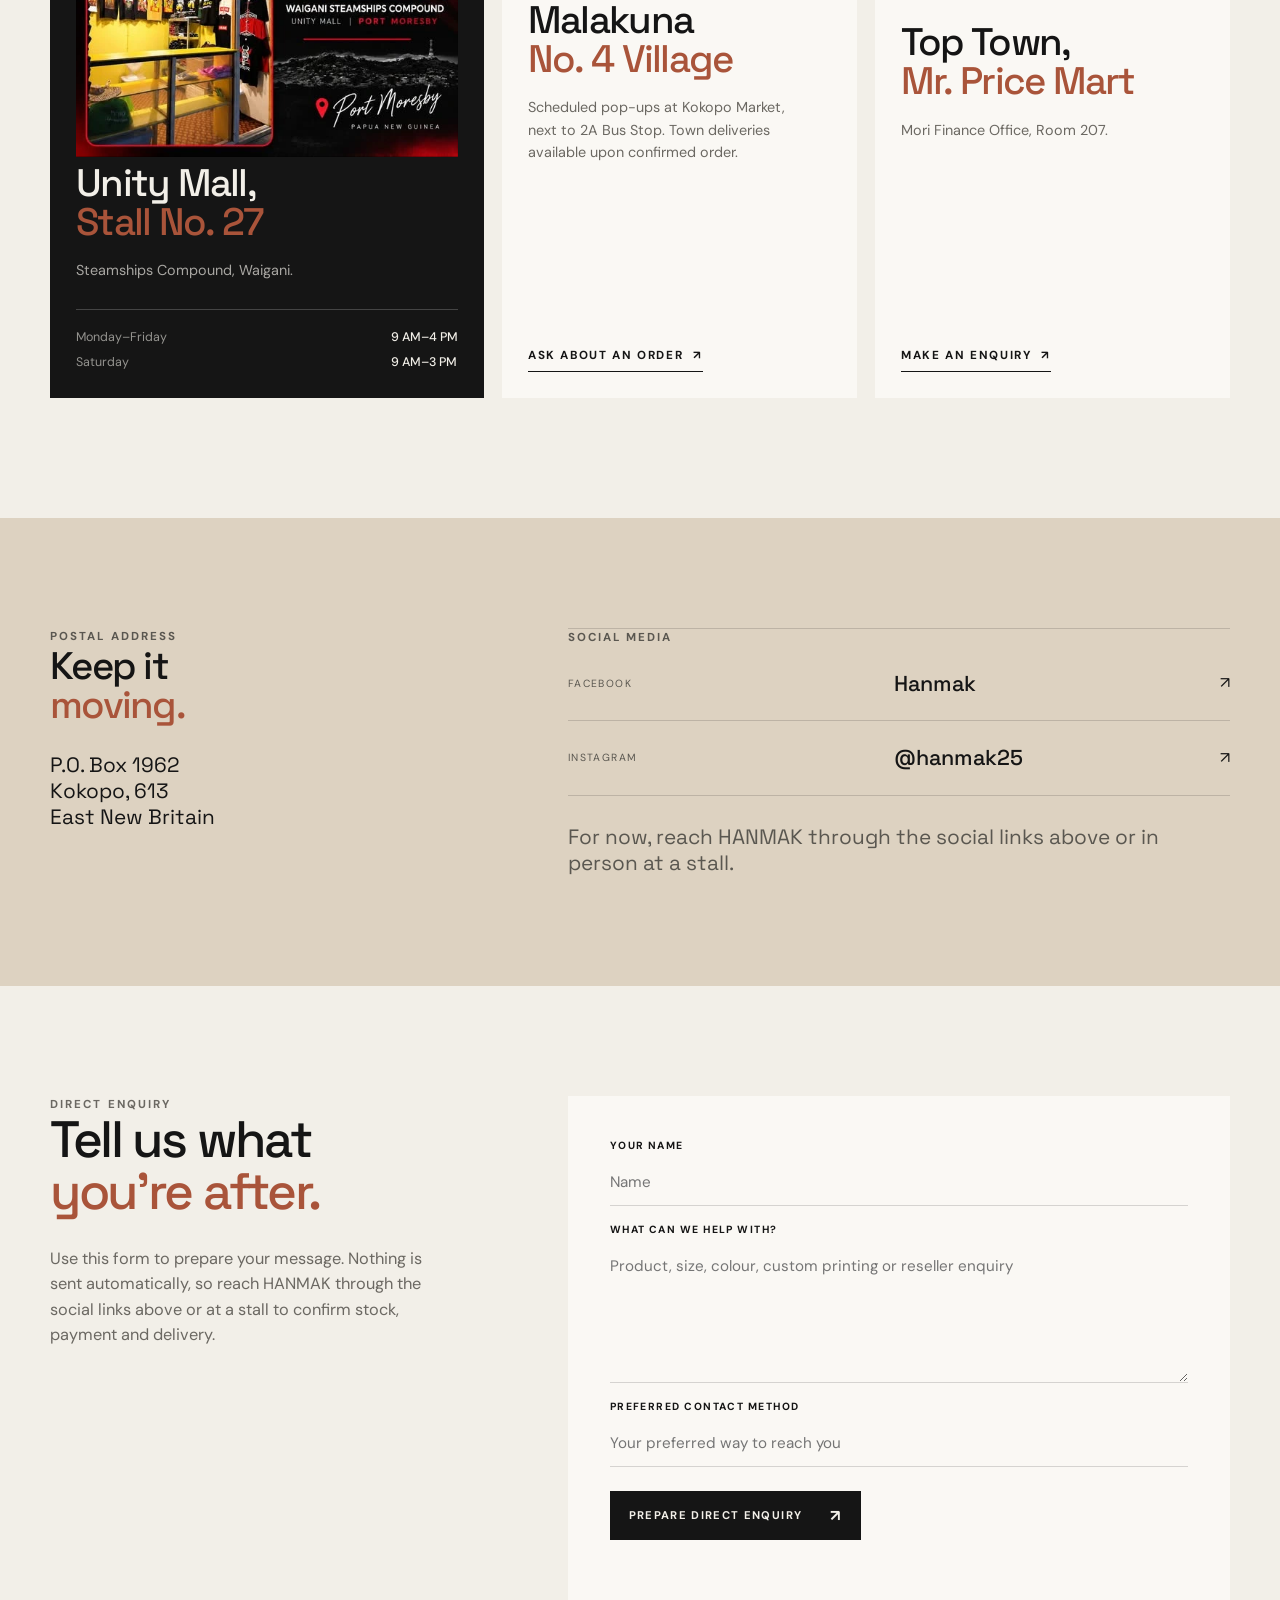
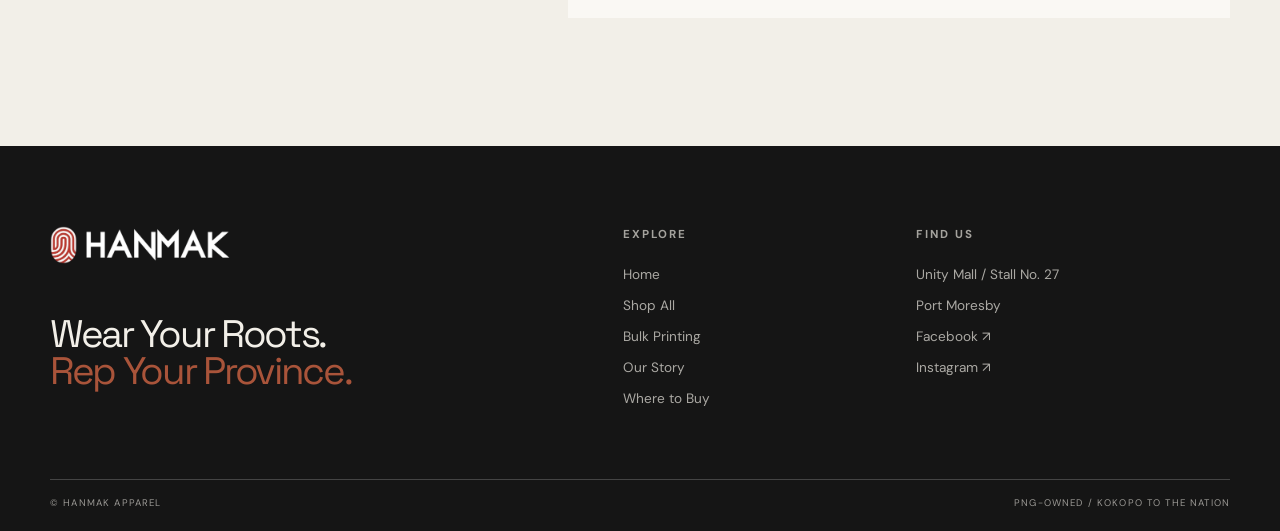
<file: hanmak-main/contact.html>
<!doctype html>
<html lang="en">
<head>
  <meta charset="utf-8"><meta name="viewport" content="width=device-width, initial-scale=1">
  <title>Where to Buy &amp; Contact — HANMAK Apparel</title>
  <meta name="description" content="Visit HANMAK Apparel in Port Moresby, Kokopo and Lae, or send an enquiry.">
  <meta property="og:site_name" content="HANMAK Apparel"><meta property="og:type" content="website"><meta property="og:locale" content="en"><meta property="og:title" content="Where to Buy &amp; Contact — HANMAK Apparel"><meta property="og:description" content="Visit HANMAK Apparel in Port Moresby, Kokopo and Lae, or send an enquiry."><meta name="twitter:card" content="summary"><meta name="twitter:title" content="Where to Buy &amp; Contact — HANMAK Apparel"><meta name="twitter:description" content="Visit HANMAK Apparel in Port Moresby, Kokopo and Lae, or send an enquiry."><meta name="theme-color" content="#151515">
  <link rel="preconnect" href="https://fonts.googleapis.com"><link rel="preconnect" href="https://fonts.gstatic.com" crossorigin><link href="https://fonts.googleapis.com/css2?family=DM+Sans:wght@400;500;600;700&family=Space+Grotesk:wght@400;500;600;700&display=swap" rel="stylesheet"><link rel="icon" type="image/png" href="images/hanmak-icon.png">
  <link rel="apple-touch-icon" href="images/hanmak-icon.png">
  <link rel="stylesheet" href="styles.css">
  <link rel="stylesheet" href="inner.css">
</head>
<body data-page="contact">
  <div data-site-header></div>
  <main>
    <section class="wtb-banner" aria-label="Where to buy HANMAK">
      <figure class="wtb-figure">
        <img src="images/photos/where-to-buy-stall.webp" alt="HANMAK pop-up stall under a blue gazebo with a HANMAK banner and black t-shirts hanging on display" width="1571" height="1499" fetchpriority="high" decoding="async">
      </figure>
      <div class="wtb-overlay">
        <div class="container wtb-overlay-inner">
          <p class="eyebrow eyebrow-light reveal from-left">04 / In person &amp; direct</p>
          <h1 class="display display-xl light reveal from-left delay-1">Visit Our Stalls<br><em>or Order Direct</em></h1>
          <p class="page-hero-copy reveal from-right delay-1">Three places to find HANMAK, plus a direct line into the people behind the label.</p>
        </div>
      </div>
    </section>
        <section class="section section-cream locations-section" id="locations"><div class="container"><div class="section-head reveal from-left"><div><p class="eyebrow">The current map</p><h2 class="display display-md">Pull up.<br><em>Say hello.</em></h2></div><p class="section-intro">For stock, payment and delivery, please confirm directly with HANMAK after your enquiry.</p></div><div class="locations-grid">
      <article class="location-card location-card-feature reveal from-left" id="port-moresby"><div class="location-card-top"><span>01 / Main hub</span><span>Port Moresby</span></div><figure class="location-photo location-photo-tall"><img src="images/photos/port-moresby-stall.webp" alt="HANMAK Stall No. 27 at Unity Mall, Waigani Steamships Compound, Port Moresby, with directions from the entrance door" width="526" height="789" loading="lazy" decoding="async"></figure><h3>Unity Mall,<br><em>Stall No. 27</em></h3><p>Steamships Compound, Waigani.</p><div class="hours"><span>Monday–Friday</span><strong>9 AM–4 PM</strong><span>Saturday</span><strong>9 AM–3 PM</strong></div></article>
      <article class="location-card reveal from-right" id="kokopo"><div class="location-card-top"><span>02 / Origin hub</span><span>Kokopo</span></div><figure class="location-photo"><img src="images/photos/kokopo-popup-stall.webp" alt="HANMAK pop-up stall under a blue canopy with printed shirts on display" width="1400" height="1336" loading="lazy" decoding="async"></figure><h3>Malakuna<br><em>No. 4 Village</em></h3><p>Scheduled pop-ups at Kokopo Market, next to 2A Bus Stop. Town deliveries available upon confirmed order.</p><a class="text-link" href="services.html">Ask about an order <span>↗</span></a></article>
      <article class="location-card reveal from-left" id="lae"><div class="location-card-top"><span>03 / Pickup point</span><span>Lae</span></div><figure class="location-photo location-photo-empty" aria-hidden="true"><img src="images/hanmak-icon.png" alt="" width="256" height="256"></figure><h3>Top Town,<br><em>Mr. Price Mart</em></h3><p>Mori Finance Office, Room 207.</p><a class="text-link" href="#enquiry">Make an enquiry <span>↗</span></a></article>
    </div></div></section>
    <section class="section section-sand contact-details"><div class="container contact-details-grid"><div class="reveal from-left"><p class="eyebrow">Postal address</p><h2 class="display display-sm">Keep it<br><em>moving.</em></h2><p>P.O. Box 1962<br>Kokopo, 613<br>East New Britain</p></div><div class="social-panel reveal from-right"><p class="eyebrow">Social media</p><a href="https://www.facebook.com/Hanmak" target="_blank" rel="noreferrer" class="social-link"><span>Facebook</span><strong>Hanmak</strong><span>↗</span></a><a href="https://www.instagram.com/hanmak25/" target="_blank" rel="noreferrer" class="social-link"><span>Instagram</span><strong>@hanmak25</strong><span>↗</span></a><p class="social-note">For now, reach HANMAK through the social links above or in person at a stall.</p></div></div></section>
    <section class="section section-cream enquiry-section" id="enquiry"><div class="container enquiry-grid"><div class="reveal from-left"><p class="eyebrow">Direct enquiry</p><h2 class="display display-md">Tell us what<br><em>you’re after.</em></h2><p class="section-intro">Use this form to prepare your message. Nothing is sent automatically, so reach HANMAK through the social links above or at a stall to confirm stock, payment and delivery.</p></div><div class="form-panel reveal from-right"><form data-fallback-form id="enquiry-form"><label>Your name<input name="name" required placeholder="Name"></label><label>What can we help with?<textarea name="message" required rows="5" placeholder="Product, size, colour, custom printing or reseller enquiry"></textarea></label><label>Preferred contact method<input name="contact" required placeholder="Your preferred way to reach you"></label><button class="button button-dark" type="submit">Prepare direct enquiry <span>↗</span></button><p class="form-feedback" aria-live="polite"></p></form></div></div></section>
  </main>
  <div data-site-footer></div><script src="script.js"></script><script src="inner.js" defer></script>
</body>
</html>
</file>
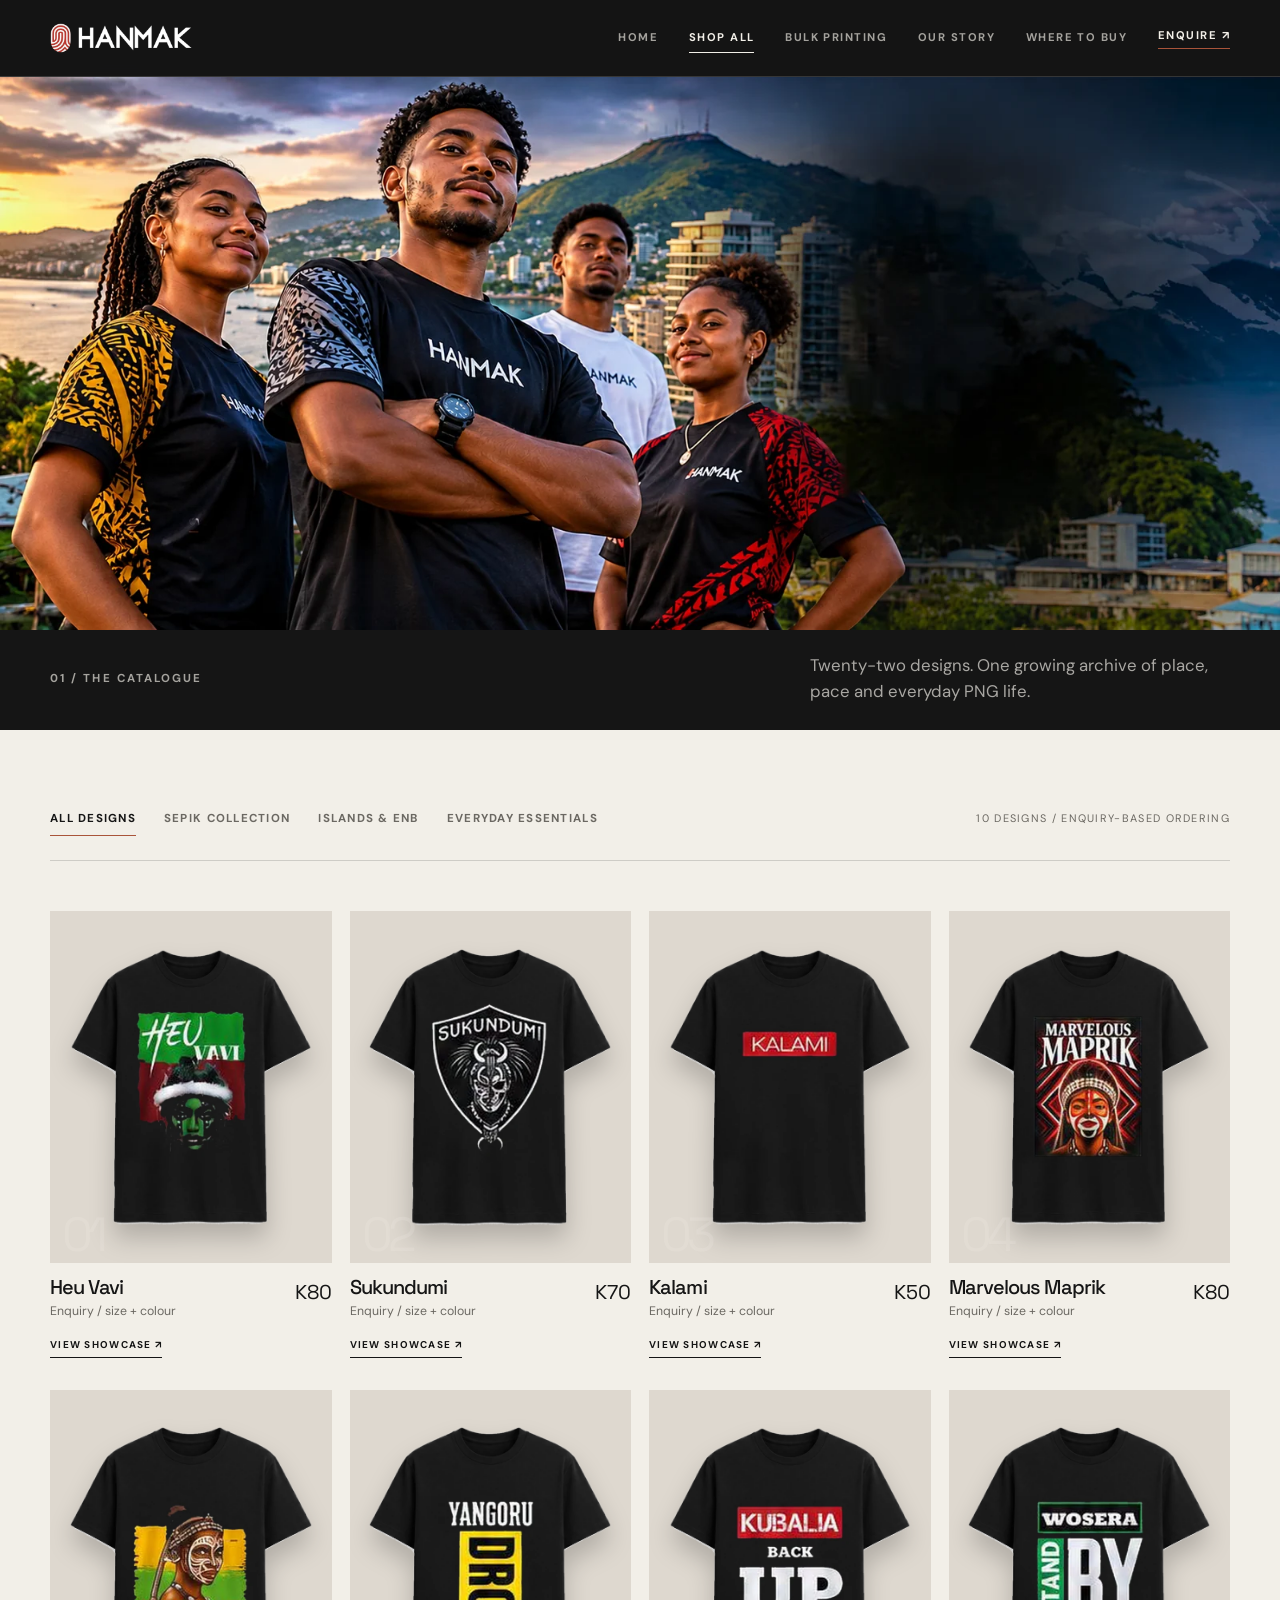
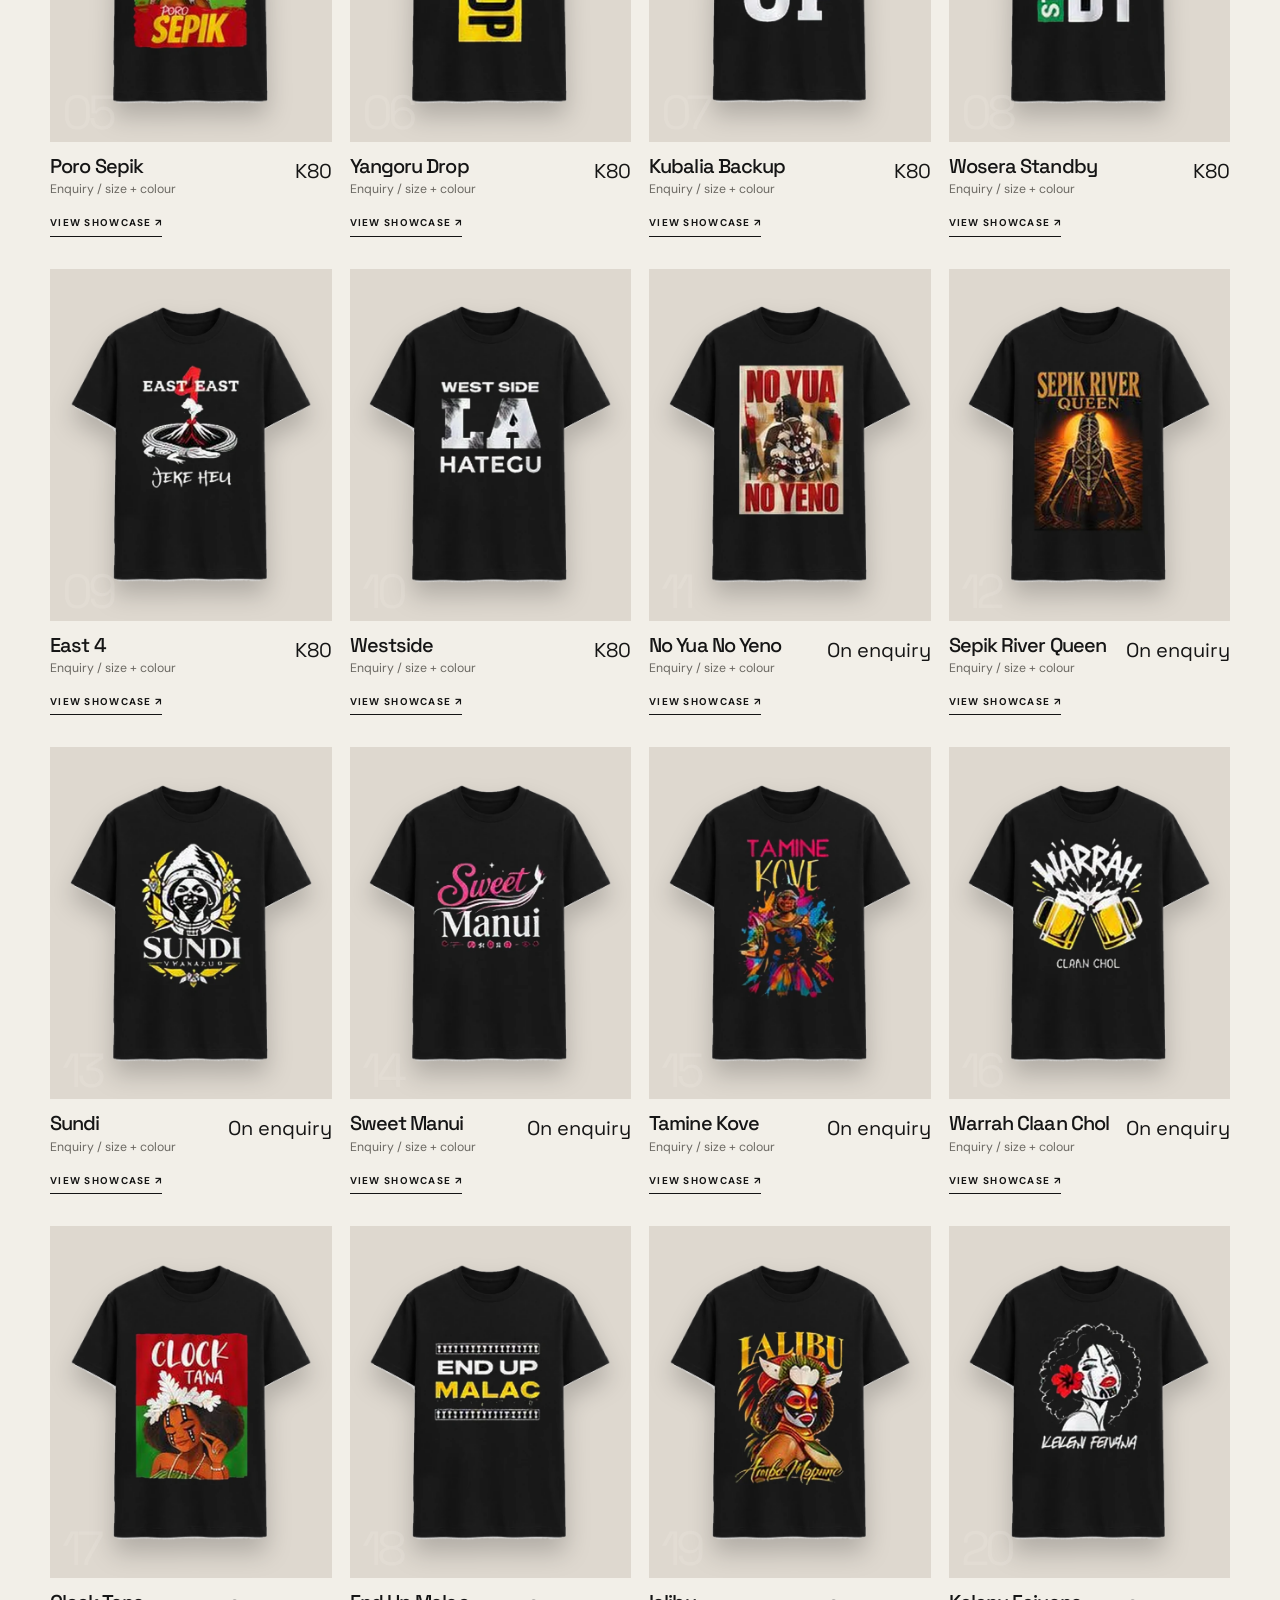
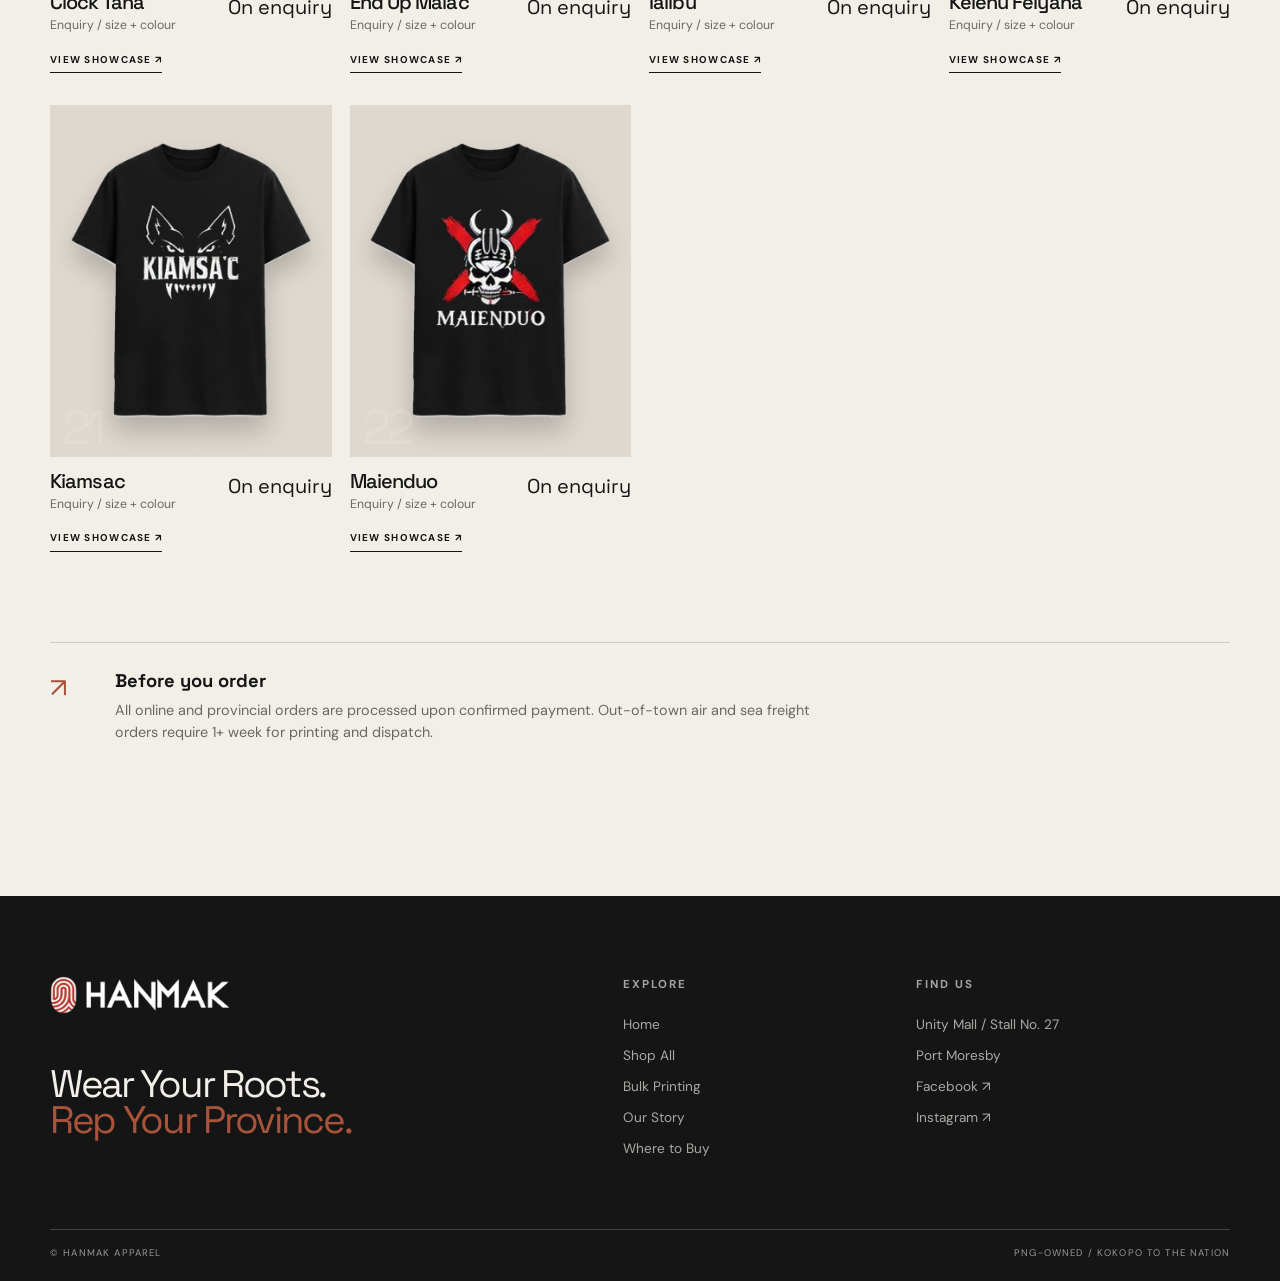
<file: hanmak-main/shop.html>
<!doctype html>
<html lang="en">
<head>
  <meta charset="utf-8"><meta name="viewport" content="width=device-width, initial-scale=1">
  <title>Shop All — HANMAK Apparel</title>
  <meta name="description" content="Explore the HANMAK Apparel catalogue of PNG streetwear designs.">
  <meta property="og:site_name" content="HANMAK Apparel"><meta property="og:type" content="website"><meta property="og:locale" content="en"><meta property="og:title" content="Shop All — HANMAK Apparel"><meta property="og:description" content="Explore the HANMAK Apparel catalogue of PNG streetwear designs."><meta name="twitter:card" content="summary"><meta name="twitter:title" content="Shop All — HANMAK Apparel"><meta name="twitter:description" content="Explore the HANMAK Apparel catalogue of PNG streetwear designs."><meta name="theme-color" content="#151515">
  <link rel="preconnect" href="https://fonts.googleapis.com"><link rel="preconnect" href="https://fonts.gstatic.com" crossorigin>
  <link href="https://fonts.googleapis.com/css2?family=DM+Sans:wght@400;500;600;700&family=Space+Grotesk:wght@400;500;600;700&display=swap" rel="stylesheet"><link rel="icon" type="image/png" href="images/hanmak-icon.png">
  <link rel="apple-touch-icon" href="images/hanmak-icon.png">
  <link rel="stylesheet" href="styles.css">
  <link rel="stylesheet" href="inner.css">
</head>
<body data-page="shop">
  <div data-site-header></div>
  <main>
    <section class="page-hero page-hero-photo section-ink"><div class="hero-photo"><img src="images/photos/wear-the-whole-map.webp" alt="Four people in black and white HANMAK shirts with Port Moresby hills and harbour behind them" width="1600" height="693" fetchpriority="high" decoding="async"></div><div class="container page-hero-inner"><p class="eyebrow eyebrow-light reveal from-left">01 / The catalogue</p><h1 class="display display-xl light reveal from-left delay-1 hero-photo-h1">Wear the<br><em>whole map.</em></h1><p class="page-hero-copy reveal from-right">Twenty-two designs. One growing archive of place, pace and everyday PNG life.</p></div></section>
    <section class="section section-cream shop-section"><div class="container">
      <div class="shop-toolbar reveal from-left"><div class="filter-list" role="tablist" aria-label="Filter products"><button class="filter-button is-active" data-filter="all" role="tab">All Designs</button><button class="filter-button" data-filter="sepik" role="tab">Sepik Collection</button><button class="filter-button" data-filter="islands" role="tab">Islands &amp; ENB</button><button class="filter-button" data-filter="everyday" role="tab">Everyday Essentials</button></div><p class="catalog-note">10 designs / Enquiry-based ordering</p></div>
      <div id="product-grid" class="product-grid" aria-live="polite"></div>
      <div class="freight-note reveal from-left"><span class="note-mark">↗</span><p><strong>Before you order</strong> All online and provincial orders are processed upon confirmed payment. Out-of-town air and sea freight orders require 1+ week for printing and dispatch.</p></div>
    </div></section>
  </main>
  <div data-site-footer></div>

  <div class="modal" id="product-modal" aria-hidden="true" role="dialog" aria-modal="true" aria-labelledby="modal-title"><div class="modal-backdrop" data-close-modal></div><div class="modal-panel"><button class="modal-close" data-close-modal aria-label="Close product showcase">×</button><div id="modal-content"></div></div></div>
  <script src="script.js"></script><script src="inner.js" defer></script>
</body>
</html>
</file>
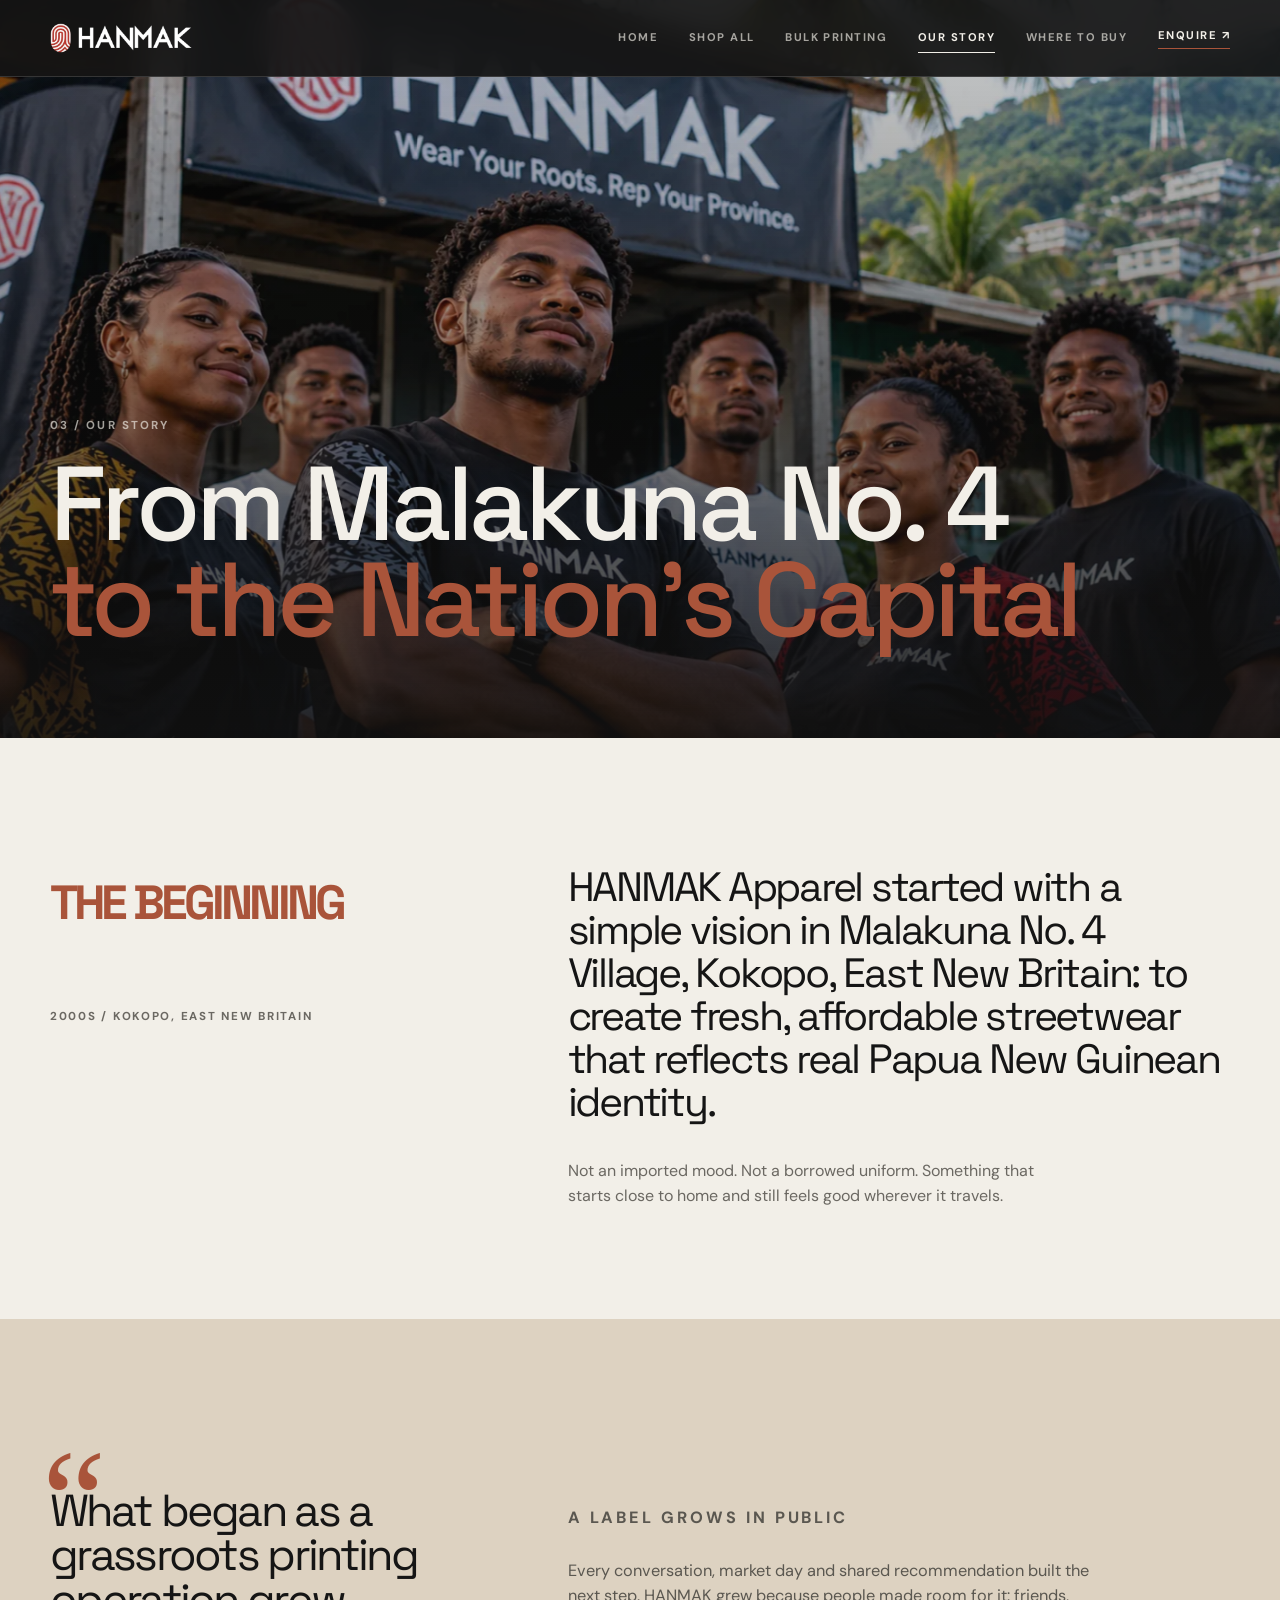
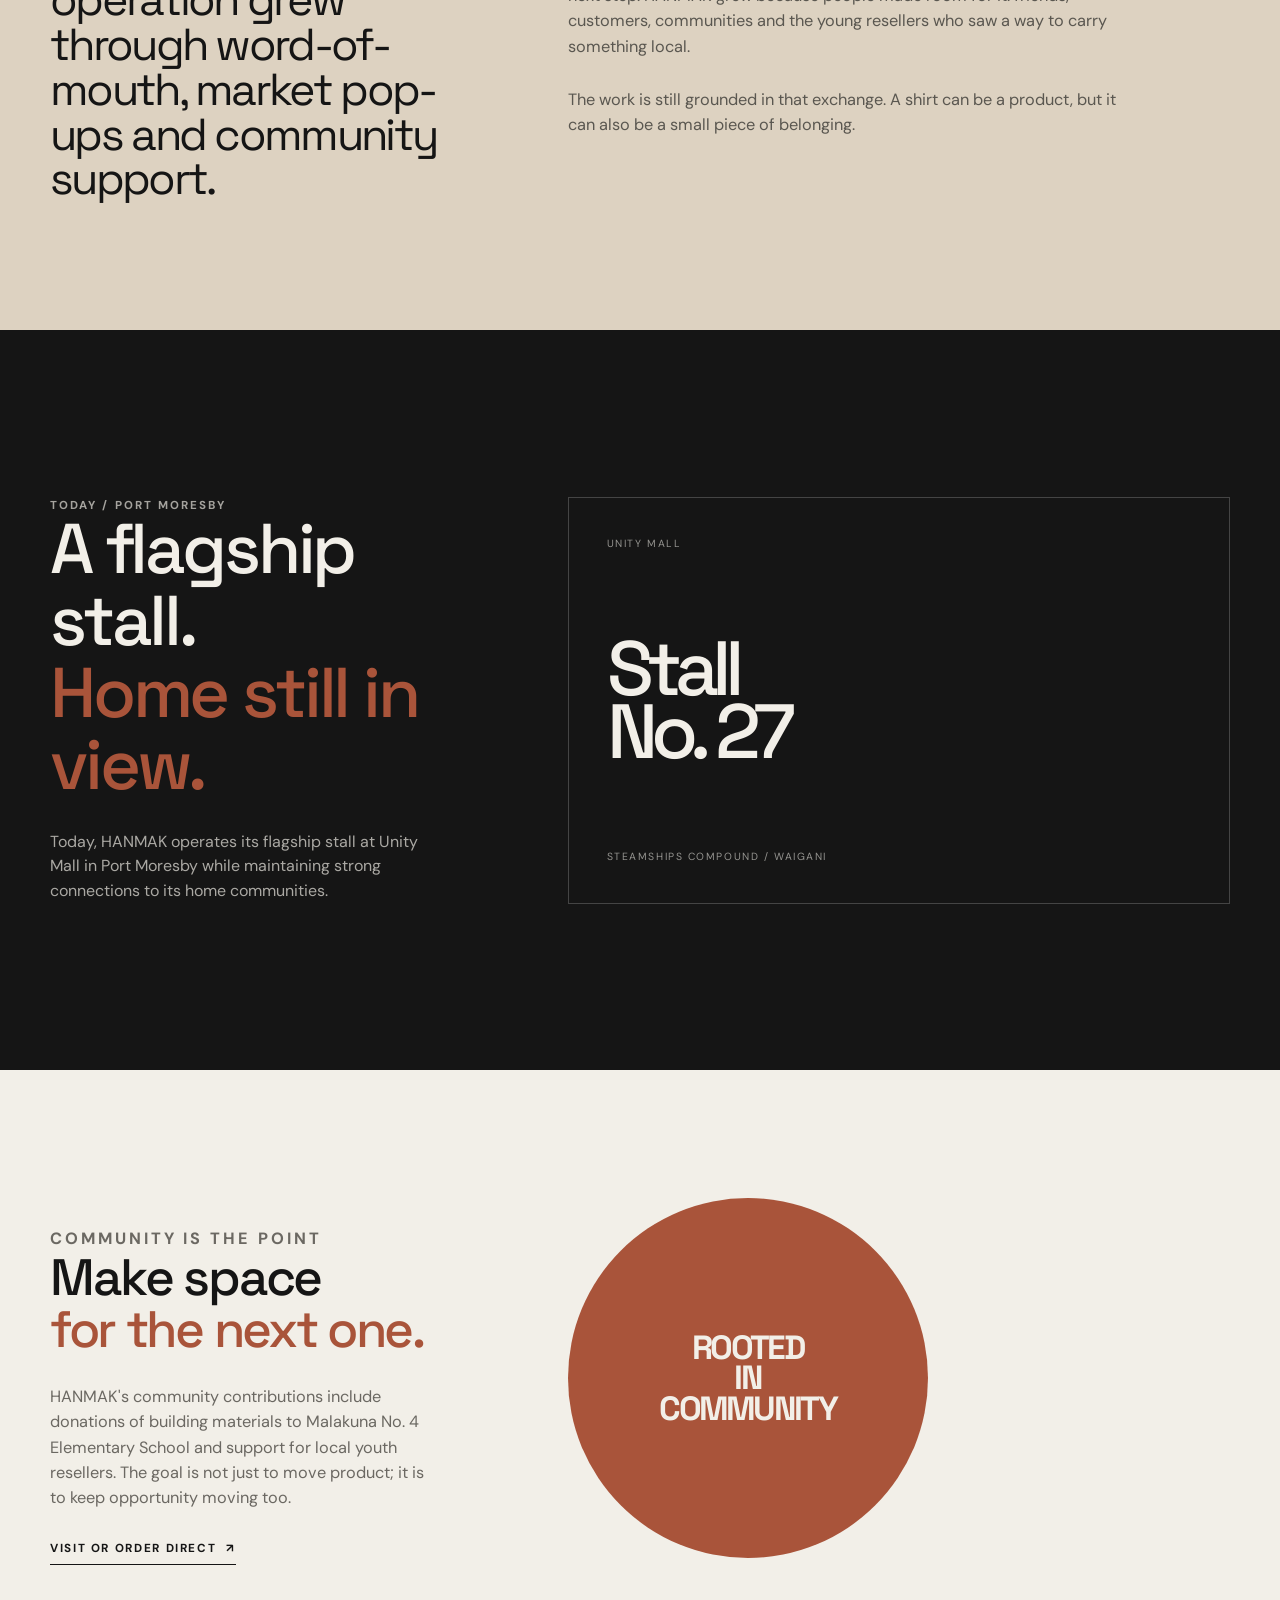
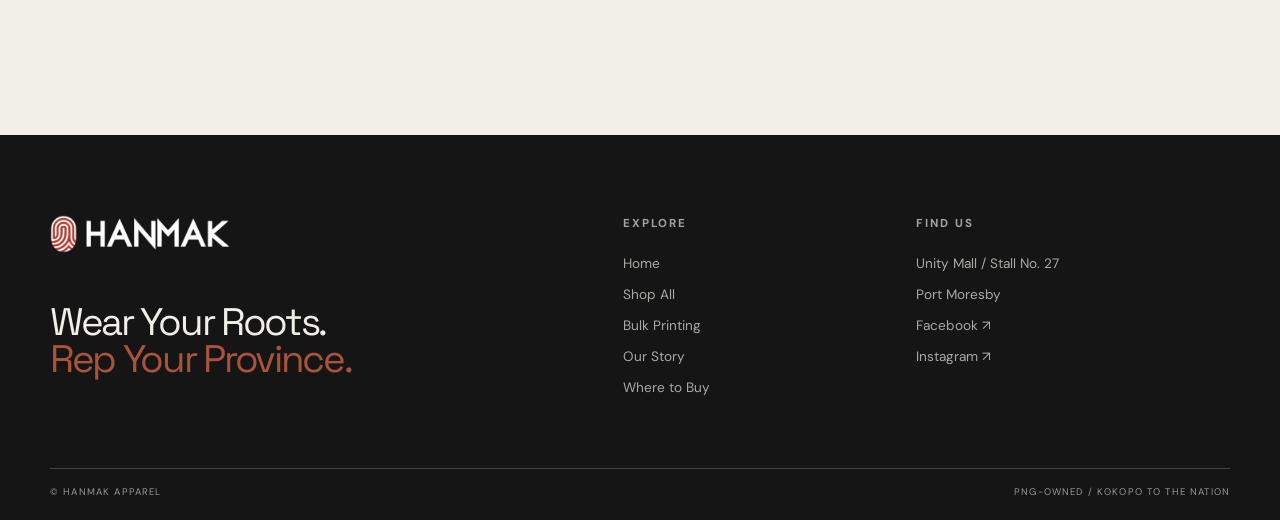
<file: hanmak-main/story.html>
<!doctype html>
<html lang="en">
<head>
  <meta charset="utf-8"><meta name="viewport" content="width=device-width, initial-scale=1">
  <title>Our Story — HANMAK Apparel</title>
  <meta name="description" content="The story of HANMAK Apparel, from Malakuna No. 4 to the nation's capital.">
  <meta property="og:site_name" content="HANMAK Apparel"><meta property="og:type" content="website"><meta property="og:locale" content="en"><meta property="og:title" content="Our Story — HANMAK Apparel"><meta property="og:description" content="The story of HANMAK Apparel, from Malakuna No. 4 to the nation's capital."><meta name="twitter:card" content="summary"><meta name="twitter:title" content="Our Story — HANMAK Apparel"><meta name="twitter:description" content="The story of HANMAK Apparel, from Malakuna No. 4 to the nation's capital."><meta name="theme-color" content="#151515">
  <link rel="preconnect" href="https://fonts.googleapis.com"><link rel="preconnect" href="https://fonts.gstatic.com" crossorigin><link href="https://fonts.googleapis.com/css2?family=DM+Sans:wght@400;500;600;700&family=Space+Grotesk:wght@400;500;600;700&display=swap" rel="stylesheet"><link rel="icon" type="image/png" href="images/hanmak-icon.png">
  <link rel="apple-touch-icon" href="images/hanmak-icon.png">
  <link rel="stylesheet" href="styles.css">
  <link rel="stylesheet" href="inner.css">
</head>
<body data-page="story">
  <div data-site-header></div>
  <main>
    <section class="story-mast"><div class="story-mast-image" data-parallax style="background-image:url('images/photos/story-hero.webp')"></div><div class="story-mast-overlay"></div><div class="container story-mast-content"><p class="eyebrow eyebrow-light reveal from-left">03 / Our story</p><h1 class="display display-xl light reveal from-left delay-1">From Malakuna No. 4<br><em>to the Nation's Capital</em></h1></div></section>
    <section class="section section-cream story-intro"><div class="container story-intro-grid"><div class="section-kicker reveal from-left"><span>THE BEGINNING</span><span>2000s / KOKOPO, EAST NEW BRITAIN</span></div><div class="story-lead reveal from-right"><p class="lead-copy">HANMAK Apparel started with a simple vision in Malakuna No. 4 Village, Kokopo, East New Britain: to create fresh, affordable streetwear that reflects real Papua New Guinean identity.</p><p>Not an imported mood. Not a borrowed uniform. Something that starts close to home and still feels good wherever it travels.</p></div></div></section>
    <section class="section section-sand story-split"><div class="container story-split-grid"><div class="story-quote reveal from-left"><span class="quote-mark">“</span><p>What began as a grassroots printing operation grew through word-of-mouth, market pop-ups and community support.</p></div><div class="story-copy reveal from-right"><p class="eyebrow">A label grows in public</p><p>Every conversation, market day and shared recommendation built the next step. HANMAK grew because people made room for it: friends, customers, communities and the young resellers who saw a way to carry something local.</p><p>The work is still grounded in that exchange. A shirt can be a product, but it can also be a small piece of belonging.</p></div></div></section>
    <section class="section section-ink story-now"><div class="container story-now-grid"><div class="story-now-copy reveal from-left"><p class="eyebrow eyebrow-light">Today / Port Moresby</p><h2 class="display display-lg light">A flagship stall.<br><em>Home still in view.</em></h2><p>Today, HANMAK operates its flagship stall at Unity Mall in Port Moresby while maintaining strong connections to its home communities.</p></div><div class="story-stat reveal from-right"><span>Unity Mall</span><strong>Stall<br>No. 27</strong><small>Steamships Compound / Waigani</small></div></div></section>
    <section class="section section-cream community-section"><div class="container community-grid"><div class="community-copy reveal from-left"><p class="eyebrow">Community is the point</p><h2 class="display display-md">Make space<br><em>for the next one.</em></h2><p>HANMAK's community contributions include donations of building materials to Malakuna No. 4 Elementary School and support for local youth resellers. The goal is not just to move product; it is to keep opportunity moving too.</p><a class="text-link" href="contact.html">Visit or order direct <span>↗</span></a></div><div class="community-mark reveal from-right"><span>ROOTED<br>IN<br>COMMUNITY</span></div></div></section>
  </main>
  <div data-site-footer></div><script src="script.js"></script><script src="inner.js" defer></script>
</body>
</html>
</file>
<file: styles.css>
:root{--ink:#151515;--ink-soft:#232323;--cream:#f2efe8;--sand:#ddd2c1;--paper:#faf8f4;--muted:#726f69;--line:rgba(21,21,21,.16);--line-light:rgba(255,255,255,.2);--rust:#a9543a;--olive:#9ca687;--shadow:0 22px 60px rgba(17,17,17,.12);--sans:'DM Sans',Arial,sans-serif;--display:'Space Grotesk',Arial,sans-serif}*{box-sizing:border-box}html{scroll-behavior:smooth}body{margin:0;background:var(--cream);color:var(--ink);font-family:var(--sans);font-size:16px;line-height:1.55}body.no-scroll{overflow:hidden}a{color:inherit;text-decoration:none}button,input,textarea{font:inherit}button{cursor:pointer}p,h1,h2,h3{margin:0}h1,h2,h3{font-family:var(--display);line-height:1.02;letter-spacing:-.045em}.container{width:min(1180px,calc(100% - 64px));margin:0 auto}.section{padding:clamp(80px,10vw,150px) 0;overflow:hidden}.section-cream{background:var(--cream)}.section-sand{background:var(--sand)}.section-ink{background:var(--ink);color:var(--cream)}.light{color:var(--cream)}.display{font-family:var(--display);font-weight:500}.display em{font-style:normal;color:var(--rust)}.display-xl{font-size:clamp(3.4rem,8.2vw,7.8rem);line-height:.91}.display-lg{font-size:clamp(3rem,5.5vw,5.8rem)}.display-md{font-size:clamp(2.4rem,4vw,4.4rem)}.display-sm{font-size:clamp(2.1rem,3vw,3.3rem)}.eyebrow{font-size:.72rem;text-transform:uppercase;letter-spacing:.18em;font-weight:700;color:var(--muted)}.eyebrow-light{color:rgba(242,239,232,.65)}.section-kicker{display:flex;flex-direction:column;justify-content:space-between;height:160px;font-size:.72rem;text-transform:uppercase;letter-spacing:.15em;font-weight:700;color:var(--muted)}.section-kicker span:first-child{font-family:var(--display);font-size:3rem;letter-spacing:-.08em;color:var(--rust)}.button{display:inline-flex;align-items:center;justify-content:space-between;gap:28px;border:1px solid transparent;padding:15px 18px;min-width:190px;text-transform:uppercase;font-size:.7rem;font-weight:700;letter-spacing:.12em;transition:transform .3s ease,background .3s ease,color .3s ease,border-color .3s ease}.button span{font-size:1rem;line-height:0}.button:hover{transform:translateY(-3px)}.button-light{background:var(--cream);color:var(--ink)}.button-light:hover{background:#fff}.button-dark{background:var(--ink);color:var(--cream)}.button-dark:hover{background:var(--rust)}.button-ghost-light{color:var(--cream);border-color:rgba(242,239,232,.55)}.button-ghost-light:hover{background:var(--cream);color:var(--ink)}.text-link{display:inline-flex;align-items:center;gap:10px;margin-top:28px;font-size:.73rem;text-transform:uppercase;letter-spacing:.14em;font-weight:700;border-bottom:1px solid var(--ink);padding-bottom:7px;transition:gap .25s ease,color .25s ease}.text-link:hover{gap:16px;color:var(--rust)}.text-link-light{border-color:rgba(242,239,232,.7);color:var(--cream)}.site-header{position:fixed;z-index:20;inset:0 0 auto;background:rgba(21,21,21,.92);color:var(--cream);backdrop-filter:blur(16px);border-bottom:1px solid rgba(255,255,255,.14)}.header-inner{height:76px;display:flex;align-items:center;justify-content:space-between}.brand{display:inline-flex;align-items:center;gap:12px}.brand-logo{width:30px;height:30px;display:block;object-fit:cover}.brand-mark{width:30px;height:30px;border:1px solid currentColor;display:grid;place-items:center;font-family:var(--display);font-size:11px;line-height:1;position:relative}.brand-mark:before{content:'';position:absolute;width:7px;height:7px;background:var(--rust);top:-4px;right:-4px}.brand-word{font-family:var(--display);font-weight:700;letter-spacing:.16em;font-size:1rem}.brand-sub{display:block;font-size:.52rem;letter-spacing:.19em;color:rgba(242,239,232,.6);margin-top:-3px}.primary-nav{display:flex;align-items:center;gap:clamp(16px,2.4vw,34px);font-size:.7rem;text-transform:uppercase;letter-spacing:.13em;font-weight:700}.primary-nav a{color:rgba(242,239,232,.65);transition:color .2s ease}.primary-nav a:hover,.primary-nav a.is-active{color:var(--cream)}.header-cta{border-bottom:1px solid var(--rust)!important;color:var(--cream)!important;padding-bottom:4px}.menu-toggle{display:none;background:none;border:0;color:var(--cream);text-transform:uppercase;letter-spacing:.13em;font-size:.65rem;font-weight:700}.hero{position:relative;min-height:100vh;display:flex;align-items:center;color:var(--cream);overflow:hidden;background:var(--ink)}.hero-media,.story-mast-image{position:absolute;inset:-4%;background-image:var(--image);background-size:cover;background-position:center;transform:scale(1.06);will-change:transform}.hero-overlay{position:absolute;inset:0;background:linear-gradient(90deg,rgba(17,17,17,.88) 0%,rgba(17,17,17,.52) 45%,rgba(17,17,17,.16) 100%)}.hero-content{position:relative;padding-top:85px;z-index:1}.hero-content .display{max-width:920px;margin-top:22px}.hero-copy{max-width:450px;margin-top:28px;color:rgba(242,239,232,.8);font-size:1rem}.hero-actions{display:flex;gap:12px;flex-wrap:wrap;margin-top:36px}.hero-meta{position:absolute;bottom:34px;left:50%;transform:translateX(-50%);display:flex;align-items:center;justify-content:space-between;text-transform:uppercase;letter-spacing:.13em;font-size:.63rem;color:rgba(242,239,232,.65);z-index:2}.scroll-line{display:block;width:70px;height:1px;background:rgba(242,239,232,.6);margin:0 12px}.intro-grid,.manifesto-grid,.story-intro-grid,.story-split-grid,.story-now-grid,.community-grid,.process-grid,.contact-details-grid,.enquiry-grid{display:grid;grid-template-columns:1fr 1.7fr;gap:clamp(50px,10vw,150px)}.intro-copy{max-width:700px}.intro-copy h2,.manifesto-copy h2{margin-top:18px}.intro-copy p:not(.eyebrow),.manifesto-copy p:not(.eyebrow),.story-copy p,.community-copy p,.section-intro{max-width:550px;margin-top:28px;color:var(--muted);font-size:1.02rem}.collection-section{padding-bottom:clamp(100px,12vw,180px)}.section-head{display:flex;align-items:end;justify-content:space-between;gap:40px;margin-bottom:60px}.section-head .display{margin-top:18px}.collection-grid{display:grid;grid-template-columns:1.3fr .7fr;gap:20px}.collection-card{min-height:420px;position:relative;overflow:hidden;background:#393b35;color:var(--cream)}.collection-card-large{grid-row:span 2;min-height:860px}.collection-image{position:absolute;inset:0;background-size:cover;background-position:center;transition:transform .8s cubic-bezier(.2,.65,.3,1)}.collection-card:hover .collection-image{transform:scale(1.05)}.image-collection{background-position:center}.image-islands{background:linear-gradient(180deg,rgba(15,15,15,.1),rgba(15,15,15,.45)),url('images/photos/tavurvur-volcano.webp') 50% 45%/cover}.image-everyday{background:linear-gradient(180deg,rgba(15,15,15,.08),rgba(15,15,15,.5)),url('images/photos/screen-printing.webp') 50% 30%/cover}.collection-card:after{content:'';position:absolute;inset:0;background:linear-gradient(180deg,transparent 45%,rgba(0,0,0,.8))}.collection-label{position:absolute;z-index:1;left:30px;right:30px;bottom:28px;display:grid;grid-template-columns:1fr auto;gap:8px}.collection-label span:first-child{grid-column:1/-1;text-transform:uppercase;font-size:.65rem;letter-spacing:.16em;color:rgba(242,239,232,.7)}.collection-label strong{font-family:var(--display);font-weight:500;font-size:clamp(1.8rem,3vw,3rem);line-height:.95;letter-spacing:-.06em}.collection-label em{font-style:normal;color:#d9a08c}.collection-label .arrow{font-size:1.6rem;align-self:end}.service-ribbon{overflow:hidden;background:var(--rust);color:var(--cream);white-space:nowrap;padding:18px 0}.service-ribbon-track{display:flex;align-items:center;justify-content:space-around;gap:35px;min-width:100%;font-family:var(--display);font-size:clamp(1.25rem,2vw,2rem);letter-spacing:-.04em}.service-ribbon i{font-family:var(--sans);font-style:normal;font-size:.9rem}.manifesto-section{padding-bottom:clamp(100px,12vw,180px)}.manifesto-stamp{height:320px;aspect-ratio:1;border:1px solid rgba(21,21,21,.45);border-radius:50%;display:grid;place-items:center;text-align:center;position:relative;transform:rotate(-8deg);margin-top:20px}.manifesto-stamp:after{content:'';position:absolute;inset:12px;border:1px dashed rgba(21,21,21,.35);border-radius:50%}.manifesto-stamp span{font-family:var(--display);font-size:2.5rem;font-weight:700;line-height:.85;letter-spacing:-.1em}.manifesto-stamp small{position:absolute;bottom:47px;font-size:.56rem;letter-spacing:.15em}.location-strip{display:grid;grid-template-columns:repeat(3,1fr);border-top:1px solid var(--line);border-bottom:1px solid var(--line)}.location-tile{min-height:200px;padding:24px;display:grid;grid-template-columns:1fr auto;align-content:space-between;border-right:1px solid var(--line);transition:background .3s ease,color .3s ease}.location-tile:last-child{border-right:0}.location-tile:hover{background:var(--ink);color:var(--cream)}.location-number{color:var(--rust);font-family:var(--display);font-size:1.4rem}.location-tile strong{font-family:var(--display);font-size:1.8rem;letter-spacing:-.05em}.location-tile small{color:var(--muted);font-size:.8rem}.location-tile:hover small{color:rgba(242,239,232,.65)}.location-tile .arrow{font-size:1.5rem}.cta-band{background:var(--ink);color:var(--cream);position:relative;overflow:hidden;min-height:660px;display:flex;align-items:center}.cta-band:before,.cta-band:after{content:'';position:absolute;border:1px solid rgba(255,255,255,.1);border-radius:50%}.cta-band:before{width:680px;height:680px;right:-140px;top:-110px}.cta-band:after{width:420px;height:420px;right:40px;top:20px}.cta-band-inner{position:relative;z-index:1}.cta-band .display{margin-top:20px}.page-hero{padding:clamp(150px,18vw,250px) 0 90px;min-height:520px}.page-hero-inner{display:grid;grid-template-columns:1.5fr .7fr;align-items:end;gap:70px}.page-hero .display{margin-top:24px}.page-hero-copy{max-width:350px;color:rgba(242,239,232,.67);font-size:1.05rem}.services-hero .page-hero-copy{color:var(--muted)}.shop-section{padding-top:80px}.shop-toolbar{display:flex;justify-content:space-between;align-items:start;gap:40px;border-bottom:1px solid var(--line);padding-bottom:24px;margin-bottom:50px}.filter-list{display:flex;flex-wrap:wrap;gap:10px}.filter-button{background:none;border:0;border-bottom:1px solid transparent;padding:0 0 7px;color:var(--muted);font-size:.72rem;text-transform:uppercase;letter-spacing:.11em;font-weight:700;margin-right:18px}.filter-button.is-active,.filter-button:hover{color:var(--ink);border-color:var(--rust)}.catalog-note{font-size:.68rem;text-transform:uppercase;letter-spacing:.12em;color:var(--muted);white-space:nowrap}.product-grid{display:grid;grid-template-columns:repeat(4,1fr);gap:32px 18px}.product-card{animation:cardIn .6s both}.product-visual{position:relative;aspect-ratio:4/5;background:#ded8cf;overflow:hidden;display:grid;place-items:center}.product-visual:before{content:'';width:56%;height:70%;background:linear-gradient(145deg,#3d3d3b,#151515 72%);clip-path:polygon(25% 7%,75% 7%,84% 20%,100% 30%,89% 47%,81% 39%,81% 96%,19% 96%,19% 39%,11% 47%,0 30%,16% 20%);filter:drop-shadow(18px 18px 12px rgba(0,0,0,.18));transition:transform .5s ease}.product-card:hover .product-visual:before{transform:rotate(-4deg) scale(1.06)}.product-art-note{position:absolute;top:12px;left:12px;right:12px;display:flex;justify-content:space-between;text-transform:uppercase;font-size:.55rem;letter-spacing:.12em;color:rgba(21,21,21,.6)}.product-art-note span:last-child{color:var(--rust)}.product-number{position:absolute;bottom:12px;left:12px;font-family:var(--display);font-size:3rem;line-height:.7;color:rgba(242,239,232,.18);letter-spacing:-.1em}.product-info{padding:14px 0 0;display:flex;justify-content:space-between;gap:10px}.product-info h3{font-size:1.25rem;font-weight:500}.product-info p{font-size:.77rem;color:var(--muted);margin-top:4px}.product-price{font-family:var(--display);font-size:1.25rem;white-space:nowrap}.product-cta{margin-top:16px;font-size:.62rem;text-transform:uppercase;letter-spacing:.13em;font-weight:700;border-bottom:1px solid var(--ink);padding-bottom:5px;display:inline-block}.freight-note{margin-top:90px;padding:24px 0;border-top:1px solid var(--line);display:grid;grid-template-columns:45px 1fr;gap:20px;align-items:start}.note-mark{font-size:1.7rem;color:var(--rust)}.freight-note p{max-width:730px;color:var(--muted);font-size:.9rem}.freight-note strong{display:block;color:var(--ink);font-family:var(--display);font-size:1.15rem;margin-bottom:4px}.modal{position:fixed;inset:0;z-index:50;display:none;align-items:center;justify-content:center;padding:22px}.modal.is-open{display:flex}.modal-backdrop{position:absolute;inset:0;background:rgba(14,14,14,.78);backdrop-filter:blur(12px)}.modal-panel{position:relative;z-index:1;max-width:1040px;width:100%;max-height:calc(100vh - 44px);overflow:auto;background:var(--cream);box-shadow:var(--shadow)}.modal-close{position:absolute;right:16px;top:12px;border:0;background:none;font-size:2rem;z-index:2;color:var(--ink)}.modal-product{display:grid;grid-template-columns:1fr 1fr;min-height:630px}.modal-visual{min-height:580px;background:#d8d2c8;display:grid;place-items:center;position:relative;overflow:hidden}.modal-visual:before{content:'';width:55%;height:74%;background:linear-gradient(145deg,#50504d,#151515 72%);clip-path:polygon(25% 7%,75% 7%,84% 20%,100% 30%,89% 47%,81% 39%,81% 96%,19% 96%,19% 39%,11% 47%,0 30%,16% 20%);filter:drop-shadow(25px 28px 20px rgba(0,0,0,.18));transform:rotate(-5deg)}.modal-image-caption{position:absolute;left:24px;right:24px;bottom:22px;display:flex;justify-content:space-between;font-size:.65rem;text-transform:uppercase;letter-spacing:.12em;color:rgba(21,21,21,.65)}.modal-details{padding:58px 48px 40px;display:flex;flex-direction:column}.modal-details .eyebrow{margin-bottom:15px}.modal-details h2{font-size:clamp(2.6rem,4vw,4.4rem);font-weight:500}.modal-price{font-family:var(--display);font-size:1.4rem;margin-top:16px}.modal-description{color:var(--muted);font-size:.9rem;margin:26px 0}.option-group{border-top:1px solid var(--line);padding-top:18px;margin-top:2px}.option-group label{display:block;font-size:.65rem;text-transform:uppercase;letter-spacing:.14em;font-weight:700;margin-bottom:12px}.option-buttons{display:flex;gap:7px;flex-wrap:wrap}.option-button{border:1px solid var(--line);background:transparent;padding:9px 11px;font-size:.75rem;min-width:42px}.option-button.is-selected,.option-button:hover{background:var(--ink);color:var(--cream);border-color:var(--ink)}.modal-details .button{margin-top:auto;width:100%}.modal-honesty{font-size:.68rem;color:var(--muted);margin-top:15px}.service-list-section{padding-bottom:110px}.service-cards{display:grid;grid-template-columns:repeat(3,1fr);border-top:1px solid var(--line);border-left:1px solid var(--line)}.service-card{min-height:230px;padding:28px;border-right:1px solid var(--line);border-bottom:1px solid var(--line);transition:background .3s ease,transform .3s ease}.service-card:hover{background:var(--paper);transform:translateY(-5px)}.service-card span{font-family:var(--display);font-size:1.4rem;color:var(--rust)}.service-card h3{font-size:1.5rem;margin-top:45px}.service-card p{font-size:.88rem;color:var(--muted);margin-top:13px;max-width:260px}.reseller-section{padding:clamp(90px,11vw,150px) 0}.reseller-grid{display:grid;grid-template-columns:1.2fr .8fr;gap:80px;align-items:end}.reseller-copy p:not(.eyebrow){max-width:500px;color:rgba(242,239,232,.65);margin-top:26px}.province-list{border-top:1px solid var(--line-light);display:flex;flex-direction:column}.province-list span{font-size:.68rem;text-transform:uppercase;letter-spacing:.14em;color:rgba(242,239,232,.55);padding:15px 0}.province-list strong{font-family:var(--display);font-weight:500;font-size:clamp(1.8rem,3vw,3rem);letter-spacing:-.06em;border-top:1px solid var(--line-light);padding:13px 0}.process-section{padding-bottom:120px}.process-steps{border-top:1px solid var(--line)}.process-steps>div{display:grid;grid-template-columns:50px 1fr;gap:20px;padding:22px 0;border-bottom:1px solid var(--line)}.process-steps span{font-family:var(--display);color:var(--rust);font-size:1.4rem}.process-steps p{color:var(--muted);max-width:480px}.process-steps strong{display:block;color:var(--ink);font-family:var(--display);font-size:1.2rem;margin-bottom:4px}.forms-section{padding-top:20px}.forms-grid{display:grid;grid-template-columns:1fr 1fr;gap:20px}.form-panel{padding:42px;background:var(--paper)}.form-panel-dark{background:var(--ink);color:var(--cream)}.form-panel .display{margin-top:14px}.form-intro{color:var(--muted);font-size:.85rem;max-width:420px;margin:22px 0 30px}.form-panel-dark .form-intro{color:rgba(242,239,232,.65)}form{display:flex;flex-direction:column;gap:16px}label{display:flex;flex-direction:column;gap:7px;font-size:.65rem;text-transform:uppercase;letter-spacing:.14em;font-weight:700}input,textarea{width:100%;border:0;border-bottom:1px solid var(--line);background:transparent;color:inherit;padding:10px 0;outline:0;resize:vertical;font-size:.95rem;text-transform:none;letter-spacing:0;font-weight:400}input:focus,textarea:focus{border-color:var(--rust)}.form-panel-dark input,.form-panel-dark textarea{border-color:var(--line-light)}.form-panel .button{align-self:flex-start;margin-top:8px}.form-feedback{font-size:.78rem;color:var(--rust);min-height:20px}.form-panel-dark .form-feedback{color:#d9a08c}.story-mast{position:relative;min-height:82vh;display:flex;align-items:end;color:var(--cream);overflow:hidden;background:var(--ink)}.story-mast-image{background-size:cover;background-position:center 43%}.story-mast-overlay{position:absolute;inset:0;background:linear-gradient(0deg,rgba(17,17,17,.82),rgba(17,17,17,.1) 70%)}.story-mast-content{position:relative;padding-bottom:90px;z-index:1}.story-mast .display{margin-top:22px}.story-intro{padding-bottom:110px}.story-lead{max-width:700px}.lead-copy{font-family:var(--display);font-size:clamp(1.8rem,3.2vw,3.3rem);line-height:1.05;letter-spacing:-.055em}.story-lead p:not(.lead-copy){max-width:500px;margin-top:35px;color:var(--muted)}.story-quote{position:relative;padding-top:42px}.quote-mark{position:absolute;top:-18px;left:-8px;color:var(--rust);font-family:Georgia,serif;font-size:9rem;line-height:1}.story-quote p{position:relative;font-family:var(--display);font-size:clamp(2rem,3.5vw,3.7rem);line-height:1;letter-spacing:-.06em;max-width:600px}.story-copy{padding-top:30px}.story-now{padding:clamp(100px,13vw,180px) 0}.story-now-copy p:not(.eyebrow){max-width:490px;color:rgba(242,239,232,.68);margin-top:28px}.story-stat{border:1px solid var(--line-light);padding:38px;min-height:280px;display:flex;flex-direction:column;justify-content:space-between;transform:rotate(3deg)}.story-stat span,.story-stat small{text-transform:uppercase;letter-spacing:.15em;font-size:.65rem;color:rgba(242,239,232,.58)}.story-stat strong{font-family:var(--display);font-weight:500;font-size:clamp(3.2rem,6vw,6.2rem);line-height:.83;letter-spacing:-.09em}.community-section{padding-bottom:170px}.community-mark{height:360px;aspect-ratio:1;border-radius:50%;background:var(--rust);color:var(--cream);display:grid;place-items:center;text-align:center;transform:rotate(8deg);font-family:var(--display);font-size:2.1rem;line-height:.9;font-weight:700;letter-spacing:-.08em}.locations-section{padding-bottom:120px}.locations-grid{display:grid;grid-template-columns:1.1fr .9fr .9fr;gap:18px}.location-card{min-height:395px;padding:26px;background:var(--paper);display:flex;flex-direction:column}.location-card-feature{background:var(--ink);color:var(--cream)}.location-card-top{display:flex;justify-content:space-between;text-transform:uppercase;font-size:.63rem;letter-spacing:.13em;color:var(--muted)}.location-card-feature .location-card-top{color:rgba(242,239,232,.58)}.location-card h3{font-size:clamp(2.4rem,3vw,3.6rem);font-weight:500;margin-top:auto}.location-card h3 em{font-style:normal;color:var(--rust)}.location-card p{color:var(--muted);font-size:.9rem;margin-top:18px;max-width:260px}.location-card-feature p{color:rgba(242,239,232,.67)}.hours{display:grid;grid-template-columns:1fr auto;gap:5px 15px;border-top:1px solid var(--line-light);padding-top:18px;margin-top:28px;font-size:.78rem}.hours span{color:rgba(242,239,232,.58)}.hours strong{font-weight:500}.location-card:not(.location-card-feature) .text-link{align-self:flex-start;margin-top:auto}.contact-details{padding:110px 0}.contact-details-grid{align-items:start}.contact-details-grid>div>p:not(.eyebrow){font-family:var(--display);font-size:1.3rem;line-height:1.25;margin-top:28px}.social-panel{border-top:1px solid var(--line)}.social-link{display:grid;grid-template-columns:1fr 1fr auto;align-items:center;border-bottom:1px solid var(--line);padding:20px 0}.social-link span:first-child{font-size:.65rem;text-transform:uppercase;letter-spacing:.14em;color:var(--muted)}.social-link strong{font-family:var(--display);font-size:1.35rem;font-weight:500}.social-note{font-size:.75rem;color:var(--muted);margin-top:22px}.enquiry-section{padding-top:110px}.enquiry-grid{align-items:start}.reveal{opacity:0;transform:translateY(35px);transition:opacity .8s ease,transform .8s cubic-bezier(.2,.75,.25,1)}.reveal.from-left{transform:translateX(-38px)}.reveal.from-right{transform:translateX(38px)}.reveal.is-visible{opacity:1;transform:none}.delay-1{transition-delay:.12s}.delay-2{transition-delay:.22s}.delay-3{transition-delay:.32s}@keyframes cardIn{from{opacity:0;transform:translateY(20px)}to{opacity:1;transform:none}}@media(max-width:900px){.container{width:min(100% - 40px,680px)}.primary-nav{position:absolute;top:76px;left:0;right:0;background:var(--ink);padding:24px 20px 30px;display:none;flex-direction:column;align-items:flex-start;border-bottom:1px solid var(--line-light)}.primary-nav.is-open{display:flex}.primary-nav a{font-size:.8rem}.menu-toggle{display:block}.intro-grid,.manifesto-grid,.story-intro-grid,.story-split-grid,.story-now-grid,.community-grid,.process-grid,.contact-details-grid,.enquiry-grid{grid-template-columns:1fr;gap:40px}.section-kicker{height:auto;gap:10px}.section-kicker span:first-child{font-size:2rem}.collection-card-large{min-height:630px}.collection-grid{grid-template-columns:1fr 1fr}.location-strip{grid-template-columns:1fr}.location-tile{border-right:0;border-bottom:1px solid var(--line)}.location-tile:last-child{border-bottom:0}.page-hero-inner{grid-template-columns:1fr;gap:30px}.product-grid{grid-template-columns:repeat(3,1fr)}.service-cards{grid-template-columns:repeat(2,1fr)}.reseller-grid{grid-template-columns:1fr;gap:50px}.forms-grid{grid-template-columns:1fr}.locations-grid{grid-template-columns:1fr 1fr}.location-card-feature{grid-column:1/-1}.community-mark{margin:0 auto}.modal-product{grid-template-columns:1fr}.modal-visual{min-height:360px}.modal-details{padding:34px 28px 30px}.modal-details .button{margin-top:30px}}@media(max-width:560px){body{font-size:15px}.container{width:calc(100% - 32px)}.header-inner{height:68px}.site-header{background:rgba(21,21,21,.96)}.primary-nav{top:68px}.brand-word{font-size:.9rem}.brand-sub{display:none}.hero-content{padding-top:60px}.hero-meta{bottom:22px;font-size:.55rem}.hero-meta span:last-child{display:none}.scroll-line{width:35px}.hero-actions{flex-direction:column;align-items:stretch}.button{width:100%;min-width:0}.section-head{align-items:start;flex-direction:column;margin-bottom:40px}.collection-grid{display:block}.collection-card,.collection-card-large{min-height:440px;margin-bottom:14px}.manifesto-stamp{height:240px;margin:0 auto}.display-xl{font-size:clamp(3rem,15vw,5rem)}.display-lg{font-size:clamp(2.8rem,12vw,4.4rem)}.display-md{font-size:clamp(2.4rem,11vw,3.4rem)}.shop-toolbar{display:block}.filter-list{gap:12px 0}.filter-button{margin-right:14px}.catalog-note{margin-top:22px}.product-grid{grid-template-columns:repeat(2,1fr);gap:28px 12px}.product-info{display:block}.product-price{display:block;margin-top:6px}.product-visual{aspect-ratio:4/4.8}.product-art-note{font-size:.48rem;display:block}.product-art-note span{display:block}.product-art-note span+span{margin-top:3px}.freight-note{margin-top:60px;grid-template-columns:30px 1fr}.service-cards{grid-template-columns:1fr}.service-card{min-height:190px}.service-card h3{margin-top:28px}.province-list strong{font-size:2.2rem}.story-mast{min-height:75vh}.story-mast-content{padding-bottom:55px}.story-stat{min-height:230px}.community-mark{height:280px;font-size:1.7rem}.locations-grid{grid-template-columns:1fr}.location-card-feature{grid-column:auto}.location-card{min-height:330px}.social-link{grid-template-columns:1fr auto;gap:5px}.social-link strong{grid-column:1}.social-link span:last-child{grid-column:2;grid-row:1/3}.modal{padding:0}.modal-panel{max-height:100vh;height:100%;overflow:auto}.modal-visual{min-height:300px}.modal-details h2{font-size:3rem}}
@media(prefers-reduced-motion:reduce){html{scroll-behavior:auto}.reveal,.reveal.from-left,.reveal.from-right{opacity:1;transform:none;transition:none}.hero-media,.story-mast-image{transform:none}.button,.collection-image,.service-card{transition:none}}.status-dot{width:7px;height:7px;border-radius:50%;background:var(--rust);box-shadow:0 0 0 5px rgba(169,84,58,.16);flex:none}
/* Homepage showroom hero: semicircular hanger rail around a central model */
.sr-hero{--s:1;position:relative;min-height:100svh;padding:84px 0 14px;background:radial-gradient(ellipse at 50% 58%,#2b2a27 0,#181817 48%,#0d0d0d 100%);color:var(--cream);overflow:hidden;isolation:isolate}
.sr-wrap{position:relative;width:calc(1200px*var(--s));height:calc(950px*var(--s));margin:0 auto}
.sr-stage{position:absolute;left:0;top:0;width:1200px;height:950px;transform:scale(var(--s));transform-origin:0 0}
.sr-top{position:absolute;left:0;top:0;width:1200px;height:120px}
.sr-brand{position:absolute;left:40px;top:6px}
.sr-brand .eyebrow{margin:0 0 8px;font-size:.68rem}
.sr-title{margin:0;font:500 2.7rem/.95 var(--display);letter-spacing:-.045em;text-transform:uppercase}
.sr-title em{display:block;font-style:normal;color:var(--rust)}
.sr-intro{position:absolute;right:40px;top:2px;width:500px}
.sr-intro p{margin:0;font-size:.86rem;line-height:1.5;color:rgba(242,239,232,.74)}
.sr-ctas{display:flex;gap:10px;margin-top:12px}
.sr-ctas .button{flex:1;min-width:0;width:auto;margin:0;padding:13px 14px;gap:10px;font-size:.66rem}
.sr-room{position:absolute;left:0;top:130px;width:1200px;height:820px}
.sr-cone{position:absolute;left:380px;top:0;width:440px;height:820px;background:linear-gradient(180deg,rgba(255,240,215,.13),rgba(255,240,215,0) 85%);clip-path:polygon(38% 0,62% 0,100% 100%,0 100%);filter:blur(14px);opacity:.8}
.sr-spot{position:absolute;left:290px;top:90px;width:620px;height:730px;background:radial-gradient(ellipse at 50% 58%,rgba(255,244,225,.22),rgba(255,244,225,.07) 42%,transparent 70%)}
.sr-spot.is-flash{animation:srFlash .9s ease-out}
.sr-rail{position:absolute;inset:0;width:1200px;height:820px;overflow:visible;pointer-events:none}
.sr-rail path{fill:none}
.sr-rail-bar{stroke:#8f897c;stroke-width:3.5;stroke-linecap:round}
.sr-rail-glow{stroke:rgba(242,239,232,.07);stroke-width:12}
.sr-rail circle{fill:#bdb6a6}
.sr-floor{position:absolute;left:250px;bottom:-26px;width:700px;height:70px;border-radius:50%;background:radial-gradient(ellipse,rgba(0,0,0,.75),rgba(0,0,0,0) 70%)}
.sr-arch-frame{position:absolute;left:378px;top:254px;width:444px;height:566px;border:1px solid rgba(242,239,232,.14);border-bottom:0;border-radius:222px 222px 0 0}
.sr-arch{position:absolute;left:330px;top:226px;width:540px;height:594px;touch-action:pan-y;isolation:isolate}
.sr-arch::before{content:'';position:absolute;left:50%;top:6%;width:92%;height:88%;transform:translateX(-50%);z-index:-1;background:radial-gradient(closest-side at 50% 45%,rgba(255,238,212,.2),rgba(255,238,212,.06) 55%,transparent 100%);pointer-events:none}
.sr-arch::after{content:'';position:absolute;left:50%;bottom:-6px;width:78%;height:46px;transform:translateX(-50%);z-index:-1;border-radius:50%;background:radial-gradient(closest-side,rgba(0,0,0,.8),transparent);pointer-events:none}
.sr-arch img{position:absolute;inset:0;width:100%;height:100%;object-fit:contain;object-position:50% 100%;opacity:0;transition:opacity .6s ease;filter:contrast(1.04) saturate(.94) drop-shadow(0 26px 30px rgba(0,0,0,.55)) drop-shadow(0 2px 3px rgba(0,0,0,.35));-webkit-mask-image:linear-gradient(180deg,#000 84%,transparent 99%);mask-image:linear-gradient(180deg,#000 84%,transparent 99%)}
.sr-arch img.is-on{opacity:1}
.sr-arch img.is-top{z-index:2}
.sr-arch-shade{display:none}
.sr-arch.is-loading img.is-on{filter:contrast(1.04) saturate(.7) drop-shadow(0 26px 30px rgba(0,0,0,.55)) brightness(.85)}
.sr-arch.is-loading .sr-arch-caption::before{content:'';display:inline-block;width:9px;height:9px;margin-right:8px;border:1.5px solid rgba(242,239,232,.28);border-top-color:var(--cream);border-radius:50%;vertical-align:-1px;animation:srSpin .8s linear infinite}
@keyframes srSpin{to{transform:rotate(360deg)}}
.sr-arch-caption{z-index:3;text-shadow:0 1px 8px rgba(0,0,0,.85)}
.sr-hero:not(.is-photo) .sr-arch-frame{display:none}
/* Fallback: original editorial photograph in its arch window (only if the cut-out cannot load) */
.sr-hero.is-photo .sr-arch{left:390px;top:266px;width:420px;height:554px;overflow:hidden;border-radius:210px 210px 0 0;background:#0d0d0d;box-shadow:0 0 0 1px rgba(242,239,232,.18),0 40px 90px rgba(0,0,0,.65)}
.sr-hero.is-photo .sr-arch::before,.sr-hero.is-photo .sr-arch::after{display:none}
.sr-hero.is-photo .sr-arch img{object-fit:cover;object-position:80% 50%;filter:contrast(1.04) saturate(.92);-webkit-mask-image:none;mask-image:none}
.sr-hero.is-photo .sr-arch-shade{display:block;position:absolute;inset:0;background:linear-gradient(180deg,rgba(0,0,0,.18),transparent 25%,transparent 70%,rgba(0,0,0,.72))}
.sr-arch-caption{position:absolute;left:0;right:0;bottom:16px;margin:0;text-align:center;font-size:.62rem;letter-spacing:.14em;text-transform:uppercase;color:rgba(242,239,232,.72)}

.sr-hangers{position:absolute;inset:0}
.sr-hanger{position:absolute;left:calc(var(--x)*1px - 55px);top:calc(var(--y)*1px - 1px);width:110px;padding:0;border:0;background:none;color:var(--cream);font:inherit;text-align:center;cursor:pointer;-webkit-tap-highlight-color:transparent;animation:srDrop .75s cubic-bezier(.2,.75,.25,1) backwards;animation-delay:calc(var(--i)*60ms)}
.sr-hanger:focus-visible{outline:2px solid var(--cream);outline-offset:3px;border-radius:6px}
.sr-garment{display:block;width:110px;height:160px;overflow:visible;transform-origin:55px 4px;transition:transform .35s cubic-bezier(.2,.75,.25,1),filter .35s ease}
.sr-hook,.sr-bar{fill:none;stroke:#a89f8d;stroke-width:2;stroke-linecap:round;stroke-linejoin:round}
.sr-bar{fill:rgba(168,159,141,.08)}
.sr-tee{fill:#262625;stroke:rgba(242,239,232,.34);stroke-width:1.2;stroke-linejoin:round;transition:fill .3s ease,stroke .3s ease}
.sr-neck{fill:none;stroke:rgba(242,239,232,.24);stroke-width:1.2}
.sr-fold{fill:none;stroke:rgba(255,255,255,.07);stroke-width:2;stroke-linecap:round}
.sr-tag{display:block;width:104px;margin:4px auto 0;font-size:.66rem;line-height:1.2;letter-spacing:.08em;text-transform:uppercase;color:rgba(242,239,232,.58);transition:color .3s ease}
.sr-tag b{display:block;margin-bottom:2px;font-family:var(--display);font-weight:500;font-size:.72rem;letter-spacing:.14em;color:var(--cream)}
.sr-hanger::before{display:none}
.sr-hanger:hover .sr-garment{transform:translateY(-5px) rotate(-2deg)}
.sr-hanger:hover .sr-tee{fill:#31302d}
.sr-hanger.is-selected .sr-garment{transform:translateY(-10px) scale(1.07);filter:drop-shadow(0 12px 14px rgba(0,0,0,.55)) drop-shadow(0 0 12px rgba(242,239,232,.22))}
.sr-hanger.is-selected .sr-tee{fill:#3b3a36;stroke:var(--cream)}
.sr-hanger.is-selected .sr-tag{color:var(--cream)}
.sr-hanger.is-selected .sr-tag b{color:var(--rust);filter:brightness(1.35)}
.sr-hanger.is-swing .sr-garment{animation:srSwing .9s ease-out}

.sr-panel{position:absolute;left:30px;top:600px;width:350px}
.sr-panel .eyebrow{margin:0 0 6px;font-size:.66rem}
.sr-panel-row{display:flex;align-items:baseline;justify-content:space-between;gap:12px}
.sr-panel h2{margin:0;font:500 1.8rem/1 var(--display);letter-spacing:-.04em}
.sr-price{margin:0;display:flex;align-items:baseline;gap:5px;white-space:nowrap}
.sr-price strong{font:500 1.5rem var(--display)}
.sr-price small{font-size:.6rem;letter-spacing:.14em;color:rgba(242,239,232,.6)}
.sr-sizes-head{display:flex;justify-content:space-between;margin:14px 0 6px;font-size:.62rem;letter-spacing:.14em;text-transform:uppercase;color:rgba(242,239,232,.66)}
.sr-sizes-head{align-items:center;min-height:22px}
.sr-colour-note{color:rgba(242,239,232,.42);display:flex;align-items:center;gap:7px}
.sr-colour-note.has-swatches{color:rgba(242,239,232,.66)}
.sr-swatch{width:22px;height:22px;padding:0;border-radius:50%;border:1px solid rgba(242,239,232,.35);background:var(--sw);cursor:pointer;box-shadow:inset 0 0 0 3px #141414;transition:border-color .25s ease,transform .25s ease}
.sr-swatch:hover{transform:scale(1.08);border-color:var(--cream)}
.sr-swatch[aria-pressed="true"]{border-color:var(--cream);box-shadow:inset 0 0 0 3px #141414,0 0 0 2px rgba(242,239,232,.25)}
.sr-swatch:focus-visible{outline:2px solid var(--cream);outline-offset:2px}
.sr-garment image{filter:drop-shadow(0 0 .7px rgba(242,239,232,.6)) drop-shadow(0 6px 6px rgba(0,0,0,.45));transition:opacity .25s ease}
.sr-sizes{display:grid;grid-template-columns:repeat(6,1fr);gap:6px}
.sr-sizes button{height:38px;border:1px solid rgba(242,239,232,.3);background:transparent;color:var(--cream);font:600 .72rem var(--sans);letter-spacing:.06em;cursor:pointer;transition:background .25s ease,color .25s ease,border-color .25s ease}
.sr-sizes button:hover{border-color:var(--cream)}
.sr-sizes button[aria-pressed="true"]{background:var(--cream);color:var(--ink);border-color:var(--cream)}
.sr-sizes button:focus-visible,.sr-nav-buttons button:focus-visible{outline:2px solid var(--cream);outline-offset:2px}
.sr-sizes.needs{animation:srNudge .4s ease}
.sr-panel .sr-enquire{width:100%;min-width:0;margin:12px 0 0;padding:14px 18px}
.sr-msg{min-height:1.2em;margin:6px 0 0;font-size:.72rem;color:#e4a58e}

.sr-side{position:absolute;right:30px;top:604px;width:330px}
.sr-nav{display:flex;align-items:center;justify-content:space-between}
.sr-count{margin:0;font:500 .9rem var(--display);letter-spacing:.12em;color:rgba(242,239,232,.55)}
.sr-count b{font-size:2rem;font-weight:500;letter-spacing:-.02em;color:var(--cream)}
.sr-nav-buttons{display:flex;gap:8px}
.sr-nav-buttons button{width:44px;height:44px;border-radius:50%;border:1px solid rgba(242,239,232,.4);background:transparent;color:var(--cream);font-size:1rem;cursor:pointer;transition:background .25s ease,color .25s ease}
.sr-nav-buttons button:hover{background:var(--cream);color:var(--ink)}
.sr-shoplink{display:inline-block;margin:12px 0 14px}
.sr-side .showcase-status{display:flex;gap:10px;align-items:center;max-width:none;text-transform:uppercase;letter-spacing:.1em;font-size:.58rem;color:rgba(242,239,232,.66)}
.sr-note{margin:12px 0 0;font-size:.7rem;line-height:1.5;color:rgba(242,239,232,.42)}
.sr-scroll{display:flex;align-items:center;justify-content:center;gap:16px;margin-top:10px;font-size:.58rem;letter-spacing:.18em;text-transform:uppercase;color:rgba(242,239,232,.42)}
.sr-scroll-line{width:56px;height:1px;background:rgba(242,239,232,.35)}

@keyframes srDrop{from{opacity:0;transform:translateY(-18px)}to{opacity:1;transform:none}}
@keyframes srSwing{0%{transform:translateY(-10px) scale(1.07) rotate(0)}25%{transform:translateY(-10px) scale(1.07) rotate(-5deg)}55%{transform:translateY(-10px) scale(1.07) rotate(3deg)}80%{transform:translateY(-10px) scale(1.07) rotate(-1deg)}100%{transform:translateY(-10px) scale(1.07) rotate(0)}}
@keyframes srFlash{0%{opacity:.35}30%{opacity:1.6}100%{opacity:1}}
@keyframes srNudge{0%,100%{transform:translateX(0)}25%{transform:translateX(-5px)}75%{transform:translateX(5px)}}

@media(max-width:900px){
  .sr-hero{--s:1;padding:76px 0 22px}
  .sr-wrap{width:auto;height:auto}
  .sr-stage{position:static;width:auto;height:auto;transform:none;display:flex;flex-direction:column;align-items:center;padding:0 16px}
  .sr-top,.sr-room{position:static;display:contents}
  .sr-cone,.sr-spot,.sr-rail,.sr-floor,.sr-arch-frame{display:none}
  .sr-brand{order:1;position:static;text-align:center;margin:12px 0 4px}
  .sr-title{font-size:clamp(1.9rem,8.6vw,2.6rem)}
  .sr-arch{order:2;position:relative;left:auto;top:auto;width:min(84vw,360px);height:auto;aspect-ratio:.76;margin-top:10px}
  .sr-hero.is-photo .sr-arch{width:min(80vw,340px);height:min(108vw,470px);aspect-ratio:auto;border-radius:999px 999px 0 0}
  .sr-arch-caption{font-size:.56rem}
  .sr-hangers{order:3;position:relative;inset:auto;display:flex;width:calc(100% + 32px);margin:6px -16px 0;padding:22px 16px 8px;overflow-x:auto;scroll-snap-type:x proximity;scrollbar-width:none}
  .sr-hangers::-webkit-scrollbar{display:none}
  .sr-hanger{position:relative;left:auto;top:auto;opacity:1!important;visibility:visible!important;z-index:auto!important;flex:none;width:92px;margin-top:calc(var(--curve)*1px);scroll-snap-align:center}
  .sr-hanger::before{display:block;content:'';position:absolute;left:-1px;right:-1px;top:0;height:3px;border-radius:2px;background:#8f897c;transform:rotate(calc(var(--tilt)*1deg))}
  .sr-garment{width:92px;height:134px}
  .sr-tag{width:88px}
  .sr-panel{order:4;position:static;width:100%;max-width:420px;margin-top:10px}
  .sr-intro{order:5;position:static;width:100%;max-width:420px;margin-top:26px}
  .sr-ctas{flex-direction:column}
  .sr-ctas .button{flex:none;width:100%}
  .sr-side{order:6;position:static;width:100%;max-width:420px;margin-top:22px}
  .sr-scroll{margin-top:24px;font-size:.52rem;gap:10px}
  .sr-scroll-line{width:30px}
}
@media(min-width:600px) and (max-width:900px){.sr-arch{width:min(52vw,420px)}}
@media(prefers-reduced-motion:reduce){
  .sr-hanger,.sr-hanger .sr-garment,.sr-hanger.is-swing .sr-garment,.sr-spot.is-flash,.sr-sizes.needs,.sr-arch.is-loading .sr-arch-caption::before{animation:none!important}
  .sr-garment,.sr-garment image,.sr-swatch,.sr-tee,.sr-arch img,.sr-arch.is-loading .sr-arch-caption::before,.sr-sizes button,.sr-nav-buttons button{transition:none!important}
}

/* Shirt layer on the fixed model: same box and fit as the model image, so only the shirt changes */
.sr-wear{position:absolute;inset:0;width:100%;height:100%;z-index:3;pointer-events:none;filter:contrast(1.04) saturate(.94);-webkit-mask-image:linear-gradient(180deg,#000 84%,transparent 99%);mask-image:linear-gradient(180deg,#000 84%,transparent 99%)}
.sr-wear [data-sr-fill]{transition:fill .4s ease}
.sr-wear-shade{mix-blend-mode:hard-light;opacity:.5}
.sr-wear [data-sr-art].is-fade{animation:srWear .45s ease both}
@keyframes srWear{from{opacity:0}to{opacity:1}}
.sr-hero.is-photo .sr-wear{display:none}
@media (prefers-reduced-motion:reduce){.sr-wear [data-sr-art].is-fade{animation:none}}

.product-visual.has-img:before,.modal-visual.has-img:before{display:none}
.product-visual.has-img img{position:relative;width:86%;height:86%;object-fit:contain;filter:drop-shadow(0 14px 12px rgba(0,0,0,.2));transition:transform .5s ease}
.product-card:hover .product-visual.has-img img{transform:scale(1.05) rotate(-1.5deg)}
.modal-visual.has-img img{width:74%;max-height:82%;object-fit:contain;filter:drop-shadow(0 22px 18px rgba(0,0,0,.22))}

/* Audit fix: comfortable touch targets on phones and small tablets */
@media (max-width:900px){
  .menu-toggle{min-height:44px;min-width:44px;padding:12px 10px}
  .filter-button{min-height:44px;padding-top:12px;padding-bottom:12px}
  .text-link{display:inline-flex;align-items:center;min-height:44px}
  .footer-links a,.site-footer .footer-links a{display:inline-block;padding:11px 0}
  .footer-links{gap:0}
}

/* Brand logo (header + footer) */
.brand-logo-full{display:block;height:30px;width:auto;max-width:100%}
.site-footer .brand-logo-full{height:38px}
@media (max-width:900px){.brand-logo-full{height:26px}.site-footer .brand-logo-full{height:32px}}
/* Real photography placements */
.photo-figure{margin:34px 0 0;overflow:hidden;background:#111}
.photo-figure img{display:block;width:100%;height:auto;aspect-ratio:4/3;object-fit:cover;object-position:50% 45%}
.location-photo{margin:18px 0 6px;overflow:hidden;background:#111}
.location-photo img{display:block;width:100%;height:auto;aspect-ratio:4/3;object-fit:cover;object-position:50% 55%}
.location-photo-tall{display:flex;justify-content:center;background:#000}
.location-photo-tall img{width:auto;max-width:100%;max-height:660px;aspect-ratio:auto;object-fit:contain}
@media(max-width:700px){.photo-figure{max-width:560px}}

/* Shop All photo banner */
.page-hero-photo{padding:76px 0 0;min-height:0}
.hero-photo img{display:block;width:100%;height:auto}
.page-hero-photo .page-hero-inner{display:flex;align-items:center;justify-content:space-between;gap:30px;padding:22px 0 26px}
.page-hero-photo .page-hero-copy{max-width:420px;margin:0}
.page-hero-photo .page-hero .display,.page-hero-photo .hero-photo-h1{margin:0}
.hero-photo-h1{position:absolute!important;width:1px;height:1px;overflow:hidden;clip:rect(0 0 0 0);white-space:nowrap}
@media(max-width:700px){
.page-hero-photo{padding-top:68px}
.page-hero-photo .page-hero-inner{flex-direction:column;align-items:flex-start;gap:12px;padding:20px 0 28px}
.hero-photo-h1{position:static!important;width:auto;height:auto;overflow:visible;clip:auto;white-space:normal;font-size:clamp(2.6rem,13vw,3.6rem)}
}

/* Bulk Printing photo hero */
.services-hero-photo{position:relative;overflow:hidden;isolation:isolate}
.services-hero-photo .hero-bg{position:absolute;inset:0;z-index:-1}
.services-hero-photo .hero-bg img{display:block;width:100%;height:100%;object-fit:cover;object-position:60% 40%}
.services-hero-photo .hero-bg:after{content:'';position:absolute;inset:0;background:linear-gradient(90deg,rgba(15,15,15,.84),rgba(15,15,15,.5) 60%,rgba(15,15,15,.3)),linear-gradient(180deg,rgba(15,15,15,.3),rgba(15,15,15,.55))}
@media(max-width:700px){.services-hero-photo .hero-bg img{object-position:42% 40%}.services-hero-photo .hero-bg:after{background:linear-gradient(180deg,rgba(15,15,15,.6),rgba(15,15,15,.82))}}

/* Our Story hero: keep headline legible over the group photo */
.story-mast-image{background-position:50% 30%}
.story-mast-overlay{background:linear-gradient(0deg,rgba(17,17,17,.9),rgba(17,17,17,.45) 55%,rgba(17,17,17,.2))}

/* Where to Buy page: real-photo banner with live text (no text baked into the image) */
.wtb-banner{padding-top:76px;background:#0e0e0e;position:relative}
.wtb-figure{position:relative;margin:0;height:clamp(300px,42vw,620px);overflow:hidden}
.wtb-figure img{display:block;width:100%;height:100%;object-fit:cover;object-position:50% 62%}
.wtb-figure:after{content:'';position:absolute;inset:0;background:linear-gradient(90deg,rgba(14,14,14,.0) 35%,rgba(14,14,14,.72))}
.wtb-panel{position:absolute;right:0;left:0;bottom:0;top:76px;display:flex;align-items:center;pointer-events:none}
.wtb-panel-inner{display:flex;justify-content:flex-end}
.wtb-panel-inner>div,.wtb-panel-inner>a{pointer-events:auto}
.wtb-panel-inner{flex-direction:column;align-items:flex-end;gap:22px}
.wtb-panel-title{font-family:var(--display);font-weight:700;font-size:clamp(2rem,4vw,3.4rem);line-height:.95;color:#f2efe8;text-transform:uppercase;letter-spacing:-.01em;text-align:right}
.wtb-list{list-style:none;margin:18px 0 0;padding:0;text-align:right}
.wtb-list li{margin-top:12px;color:#f2efe8}
.wtb-list strong{display:block;font-size:1.05rem;font-weight:600}
.wtb-list span{display:block;font-size:.85rem;color:rgba(242,239,232,.78)}
.wtb-banner+.contact-hero{padding-top:clamp(70px,9vw,110px)}
html{scroll-padding-top:84px}
@media(max-width:900px){
.wtb-banner{padding-top:68px}
.wtb-figure{height:clamp(220px,58vw,360px)}
.wtb-figure:after{background:none}
.wtb-panel{position:static;display:block;background:#151515;padding:28px 0 34px;pointer-events:auto}
.wtb-panel-inner{align-items:flex-start}
.wtb-panel-title,.wtb-list{text-align:left}
.wtb-panel-title{font-size:2rem}
.wtb-list{display:grid;gap:4px}
}

/* Accessibility polish: contrast, keyboard focus, touch targets (no visual redesign) */
:root{--muted:#6b6862}
.section-sand{--muted:#5a5750}
.section-sand .process-steps span{color:#8f432c}
.services-hero .page-hero-copy{color:rgba(242,239,232,.78)}
input:focus-visible,textarea:focus-visible{outline:2px solid var(--rust);outline-offset:5px}
.form-panel-dark input:focus-visible,.form-panel-dark textarea:focus-visible{outline-color:#d9a08c}
@media(max-width:900px){
  .primary-nav a{display:inline-flex;align-items:center;min-height:44px}
  .menu-toggle{min-height:44px;padding:0 4px}
  .filter-button{position:relative}
  .filter-button::after{content:'';position:absolute;inset:-10px -6px}
}

/* Homepage "Find us in person" tiles: number + arrow on top, city and address stacked bottom-left */
.location-tile{min-height:220px;grid-template-columns:1fr auto;grid-template-rows:auto 1fr auto auto;grid-template-areas:"num arrow" "gap gap" "name name" "sub sub";align-content:stretch;row-gap:0}
.location-tile .location-number{grid-area:num}
.location-tile .arrow{grid-area:arrow;justify-self:end;align-self:start;line-height:1}
.location-tile strong{grid-area:name;align-self:end;line-height:1}
.location-tile small{grid-area:sub;margin-top:8px}
.location-tile:focus-visible{outline:2px solid var(--rust);outline-offset:-4px}
@media(max-width:900px){.location-tile{min-height:170px}}

/* Stop slide-in reveal offsets from causing sideways scroll on phones */
html,body{overflow-x:clip}

/* Home polish (mobile): collection cards are <a>, so they must be block for min-height/absolute children to work */
.collection-card{display:block}
@media(max-width:900px){
  .collection-card,.collection-card-large{min-height:360px;margin-bottom:14px}
  .collection-label{left:20px;right:20px;bottom:20px}
  .collection-label strong{font-size:clamp(1.7rem,8vw,2.2rem)}
  /* tighter hero: no dead space above the model, one continuous hanger rail */
  .sr-hero{padding-top:70px}
  .sr-brand{margin:8px 0 0}
  .sr-hero.is-photo .sr-arch{margin-top:6px}
  .sr-arch{width:min(78vw,330px);aspect-ratio:.86;margin-top:0}
  .sr-arch img{object-fit:cover;object-position:50% 18%}
  .sr-hangers{margin-top:2px;padding-top:26px;gap:0;background:linear-gradient(#8f897c,#8f897c) 0 26px/100% 3px no-repeat}
  .sr-hanger{margin-top:0!important}
  .sr-hanger::before{transform:none!important;background:transparent}
  .sr-hanger{margin-right:6px}
}

/* Where to Buy polish */
/* title was landing in the narrow second grid column: stack eyebrow, title and copy in one full-width column */
.contact-hero{min-height:0;padding-bottom:clamp(56px,7vw,90px)}
.contact-hero .page-hero-inner{grid-template-columns:1fr;gap:20px;align-items:start}
.contact-hero .display{margin-top:0}
.contact-hero .display-xl{font-size:clamp(2.6rem,9vw,6.6rem)}
/* banner text stays readable on the busy stall photo; dark ground shows if the photo fails to load */
.wtb-figure{background:#0e0e0e}
.wtb-figure:after{background:linear-gradient(90deg,rgba(14,14,14,.15) 0,rgba(14,14,14,.55) 45%,rgba(14,14,14,.88))}
.wtb-figure img{color:transparent;font-size:0}
@media(max-width:900px){
  .wtb-figure:after{background:linear-gradient(180deg,transparent 55%,rgba(21,21,21,.9))}
}
/* Lae has no photo yet: neutral placeholder so the three cards line up */
.location-photo-empty{display:grid;place-items:center;aspect-ratio:4/3;background:#151515}
.location-photo-empty img{width:34%;height:auto;aspect-ratio:auto;opacity:.9}

/* Where to Buy banner on phones/tablets: photo is the background, copy sits on top (same as desktop) */
@media(max-width:900px){
  .wtb-banner{display:flex;flex-direction:column;justify-content:flex-end;min-height:max(600px,138vw);padding-top:68px;overflow:hidden;isolation:isolate}
  .wtb-figure{position:absolute;inset:68px 0 0;height:auto;z-index:-1}
  .wtb-figure img{object-position:38% 25%}
  .wtb-figure:after{background:linear-gradient(180deg,rgba(14,14,14,.1) 0,rgba(14,14,14,.2) 30%,rgba(21,21,21,.82) 62%,#151515 100%)}
  .wtb-panel{position:relative;top:auto;display:block;background:transparent;padding:0 0 34px;margin-top:auto}
}

/* Where to Buy: headline copy sits on the photo; no separate dark hero block */
.wtb-banner,.wtb-banner{display:block;min-height:0;padding-top:76px;overflow:hidden;isolation:isolate;position:relative}
.wtb-figure{position:relative;inset:auto;z-index:0;height:clamp(520px,64vw,720px);margin:0}
.wtb-figure img{object-position:50% 40%}
.wtb-figure:after{background:linear-gradient(180deg,rgba(14,14,14,.2) 0,rgba(14,14,14,.15) 35%,rgba(14,14,14,.88) 100%)}
.wtb-overlay{position:absolute;left:0;right:0;bottom:0;top:76px;z-index:2;display:flex;align-items:flex-end;padding-bottom:clamp(32px,5vw,72px)}
.wtb-overlay-inner{display:grid;gap:18px;justify-items:start}
.wtb-overlay .display{margin:0}
.wtb-overlay .display-xl{font-size:clamp(2.6rem,8vw,6.6rem);text-shadow:0 2px 24px rgba(0,0,0,.45)}
.wtb-overlay .page-hero-copy{margin:0;color:rgba(242,239,232,.88);max-width:420px}
@media(max-width:900px){
  .wtb-banner{padding-top:68px;min-height:0}
  .wtb-figure{height:max(560px,135vw)}
  .wtb-figure img{object-position:38% 40%}
  .wtb-overlay{top:68px}
}
.wtb-figure:after{background:linear-gradient(180deg,rgba(14,14,14,.25) 0,rgba(14,14,14,.35) 30%,rgba(14,14,14,.82) 62%,rgba(14,14,14,.94) 100%)}
.wtb-overlay .display em{color:#e6ad98}
.wtb-overlay .eyebrow{color:rgba(242,239,232,.85)}

/* Manifesto stamp: HANMAK logo on a solid dark seal */
.manifesto-stamp{background:#151515;border-color:#151515;box-shadow:0 18px 40px rgba(21,21,21,.18)}
.manifesto-stamp:after{border-color:rgba(242,239,232,.38)}
.manifesto-stamp-logo{width:68%;height:auto;display:block}
.manifesto-stamp small{color:rgba(242,239,232,.8)}

/* CTA band: PNG map takes the place of the decorative rings */
.cta-band:before,.cta-band:after{display:none}
.cta-band-map{position:absolute;right:max(0px,calc((100vw - 1200px)/2 - 40px));top:0;bottom:0;margin:auto 0;width:min(46vw,660px);height:auto;-webkit-mask-image:linear-gradient(90deg,transparent 0,#000 14%,#000 95%,transparent 100%),linear-gradient(180deg,transparent 0,#000 8%,#000 90%,transparent 100%);-webkit-mask-composite:source-in;mask-image:linear-gradient(90deg,transparent 0,#000 14%,#000 95%,transparent 100%),linear-gradient(180deg,transparent 0,#000 8%,#000 90%,transparent 100%);mask-composite:intersect;pointer-events:none}
@media(max-width:900px){
  .cta-band{flex-direction:column;align-items:stretch;justify-content:center;padding:56px 0 24px}
  .cta-band-map{position:relative;right:auto;top:auto;bottom:auto;order:2;width:100%;max-width:520px;margin:28px auto 0}
  .cta-band-inner{order:1}
}

/* Our Story: photo under "The Beginning" */
.story-intro-side{display:grid;gap:clamp(32px,4vw,56px);align-content:start}
.story-intro-photo{margin:0;overflow:hidden;aspect-ratio:3/2;background:#1b1b1b}
.story-intro-photo img{display:block;width:100%;height:100%;object-fit:cover}

/* Our Story: Unity Mall photo behind the stall number */
.story-stat{position:relative;overflow:hidden;isolation:isolate}
.story-stat-bg{position:absolute;inset:0;width:100%;height:100%;object-fit:cover;object-position:50% 55%;z-index:-2}
.story-stat:after{content:"";position:absolute;inset:0;z-index:-1;background:linear-gradient(180deg,rgba(21,21,21,.7) 0,rgba(21,21,21,.5) 40%,rgba(21,21,21,.82) 100%)}
.story-stat span,.story-stat small{text-shadow:0 1px 12px rgba(0,0,0,.6)}
.story-stat strong{text-shadow:0 2px 24px rgba(0,0,0,.55)}

/* Where to Buy: each location photo sits behind its card text */
.locations-grid .location-card{position:relative;overflow:hidden;isolation:isolate;min-height:520px;background:#151515;color:var(--cream)}
.locations-grid .location-photo{position:absolute;inset:0;margin:0;display:block;z-index:-2;background:#151515}
.locations-grid .location-photo img{width:100%;height:100%;aspect-ratio:auto;max-height:none;object-fit:cover;object-position:50% 50%}
.locations-grid .location-card:after{content:"";position:absolute;inset:0;z-index:-1;background:linear-gradient(180deg,rgba(21,21,21,.62) 0,rgba(21,21,21,.3) 32%,rgba(21,21,21,.88) 100%);pointer-events:none}
.locations-grid .location-card-top{color:rgba(242,239,232,.85)}
.locations-grid .location-card h3 em{color:#e6ad98}
.locations-grid .location-card p,.locations-grid .location-card .hours span{color:rgba(242,239,232,.85)}
.locations-grid .location-card .hours strong,.locations-grid .location-card .text-link{color:var(--cream)}
.locations-grid .location-card h3,.locations-grid .location-card p,.locations-grid .location-card-top{text-shadow:0 1px 14px rgba(0,0,0,.55)}
@media(max-width:900px){.locations-grid .location-card{min-height:460px}}
.locations-grid .location-card:not(.location-card-feature) .text-link{margin-top:22px}
.locations-grid .location-card .hours{margin-top:22px}

/* Shop All hero: same treatment as Bulk Printing (photo, dark overlay, headline on top) */
.shop-hero{min-height:clamp(560px,50vw,760px);display:grid;grid-template-columns:100%;align-content:end;padding-bottom:clamp(48px,6vw,90px)}
.shop-hero .page-hero-inner{grid-template-columns:1fr;gap:18px}
.shop-hero .hero-bg img{object-position:35% 30%}
.shop-hero .hero-bg:after{background:linear-gradient(180deg,rgba(15,15,15,.5) 0,rgba(15,15,15,.35) 30%,rgba(15,15,15,.9) 100%),linear-gradient(90deg,rgba(15,15,15,.55),rgba(15,15,15,.2) 60%,rgba(15,15,15,.45))}
.shop-hero .page-hero-copy{color:rgba(242,239,232,.86)}
.shop-hero .display-xl{text-shadow:0 2px 28px rgba(0,0,0,.5)}
@media(max-width:700px){.shop-hero{min-height:620px}.shop-hero .hero-bg img{object-position:40% 30%}.shop-hero .display-xl{font-size:clamp(2.6rem,13vw,3.6rem)}}
</file>
<file: coming-soon.css>
.cs-section{background:var(--ink);color:var(--cream);padding:clamp(70px,9vw,130px) 0;overflow:hidden}
.cs-stage{position:relative;border:1px solid var(--line-light);background:#0e0e0e;isolation:isolate}
.cs-teaser{all:unset;box-sizing:border-box;display:block;position:relative;width:100%;min-height:clamp(440px,48vw,600px);cursor:pointer;overflow:hidden;transition:opacity .5s ease,transform .6s cubic-bezier(.2,.7,.2,1)}
.cs-teaser:focus-visible,.cs-close:focus-visible{outline:2px solid var(--rust);outline-offset:4px}
.cs-teaser-bg{position:absolute;inset:0;display:grid;grid-template-columns:1fr 1fr;opacity:.5;filter:brightness(.55) saturate(.9);transition:transform 1.2s cubic-bezier(.2,.7,.2,1),filter .6s ease}
.cs-teaser-bg img{width:100%;height:100%;object-fit:cover;object-position:50% 25%;display:block}
.cs-teaser:hover .cs-teaser-bg,.cs-teaser:focus-visible .cs-teaser-bg{transform:scale(1.05);filter:brightness(.7) saturate(1)}
.cs-teaser:after{content:'';position:absolute;inset:0;background:radial-gradient(ellipse at center,rgba(14,14,14,.15),rgba(14,14,14,.85) 80%),linear-gradient(180deg,rgba(14,14,14,.5),transparent 40%,rgba(14,14,14,.7))}
.cs-teaser-copy{position:absolute;z-index:1;inset:0;display:flex;flex-direction:column;align-items:center;justify-content:center;text-align:center;padding:30px 24px;gap:20px}
.cs-title{font-family:var(--display);font-weight:500;font-size:clamp(3.4rem,10vw,9rem);line-height:.88;letter-spacing:-.06em;margin:0}
.cs-title em{font-style:normal;color:var(--rust);display:block}
.cs-hint{display:inline-flex;align-items:center;gap:12px;border:1px solid rgba(242,239,232,.55);padding:14px 20px;font-size:.7rem;font-weight:700;letter-spacing:.14em;text-transform:uppercase;transition:background .3s,color .3s}
.cs-teaser:hover .cs-hint,.cs-teaser:focus-visible .cs-hint{background:var(--cream);color:var(--ink)}
.cs-pulse{width:8px;height:8px;border-radius:50%;background:var(--rust);animation:csPulse 1.8s ease-in-out infinite}
@keyframes csPulse{50%{opacity:.25;transform:scale(1.6)}}
.cs-body{display:grid;grid-template-rows:0fr;visibility:hidden;transition:grid-template-rows .75s cubic-bezier(.2,.7,.2,1),visibility 0s .75s}
.cs-body-inner{overflow:hidden;min-height:0}
.cs-stage.is-open .cs-teaser{display:none}
.cs-stage.is-open .cs-body{grid-template-rows:1fr;visibility:visible;transition:grid-template-rows .75s cubic-bezier(.2,.7,.2,1),visibility 0s}
.cs-panel{padding:clamp(26px,4vw,56px);opacity:0;transform:translateY(24px);transition:opacity .6s ease .25s,transform .7s cubic-bezier(.2,.7,.2,1) .25s}
.cs-stage.is-open .cs-panel{opacity:1;transform:none}
.cs-head{display:flex;justify-content:space-between;align-items:flex-start;gap:24px;margin-bottom:clamp(28px,4vw,50px)}
.cs-head h2{font-size:clamp(2.4rem,5vw,4.8rem);font-weight:500;margin-top:14px}
.cs-head h2 em{font-style:normal;color:var(--rust)}
.cs-close{display:inline-flex;align-items:center;gap:10px;flex:none;background:none;border:1px solid rgba(242,239,232,.55);color:var(--cream);padding:12px 16px;font-size:.68rem;font-weight:700;letter-spacing:.14em;text-transform:uppercase;transition:background .3s,color .3s}
.cs-close:hover{background:var(--cream);color:var(--ink)}
.cs-products{display:grid;grid-template-columns:1fr 1fr;gap:clamp(16px,2.4vw,32px)}
.cs-card{border:1px solid var(--line-light);padding:clamp(16px,2vw,26px);background:rgba(255,255,255,.02);opacity:0;transform:translateY(28px);transition:opacity .6s ease,transform .7s cubic-bezier(.2,.7,.2,1)}
.cs-stage.is-open .cs-card{opacity:1;transform:none}
.cs-stage.is-open .cs-card:nth-child(1){transition-delay:.35s}
.cs-stage.is-open .cs-card:nth-child(2){transition-delay:.5s}
.cs-card-top{display:flex;justify-content:space-between;align-items:center;gap:12px;margin-bottom:6px}
.cs-badge{border:1px solid var(--rust);color:#e3a58f;padding:6px 10px;font-size:.6rem;font-weight:700;letter-spacing:.16em;text-transform:uppercase;white-space:nowrap}
.cs-card h3{font-size:clamp(1.7rem,2.6vw,2.6rem);font-weight:500;margin-bottom:18px}
.cs-views{display:grid;grid-template-columns:1fr 1fr;gap:10px;align-items:start}
.cs-views figure{margin:0;background:#0b0b0b;overflow:hidden}
.cs-views img{display:block;width:100%;height:auto;aspect-ratio:4/5;object-fit:contain;transition:transform .8s cubic-bezier(.2,.7,.2,1)}
.cs-views figure:hover img{transform:scale(1.04)}
.cs-views figcaption{padding:9px 2px 2px;font-size:.6rem;font-weight:700;letter-spacing:.15em;text-transform:uppercase;color:rgba(242,239,232,.6)}
@media(max-width:900px){.cs-products{grid-template-columns:1fr}.cs-views{grid-template-columns:1fr 1fr}}
@media(max-width:560px){.cs-section{padding:56px 0}.cs-head{flex-direction:column}.cs-close{align-self:flex-start}.cs-panel{padding:22px 16px}.cs-views{gap:8px}}
@media(prefers-reduced-motion:reduce){.cs-body,.cs-panel,.cs-card,.cs-teaser,.cs-teaser-bg,.cs-views img{transition:none!important}.cs-pulse{animation:none}}

.intro-side{display:flex;flex-direction:column;gap:clamp(28px,4vw,48px)}
.intro-photo{margin:0;position:relative;overflow:hidden;background:#151515;box-shadow:var(--shadow)}
.intro-photo img{display:block;width:100%;height:auto;aspect-ratio:3/4;object-fit:cover;object-position:50% 50%;transition:transform 1s cubic-bezier(.2,.7,.2,1)}
.intro-photo:hover img{transform:scale(1.04)}
@media(max-width:900px){.intro-photo{max-width:520px}.intro-photo img{aspect-ratio:3/3.4}}
</file>
<file: hanmak-main/styles.css>
:root{--ink:#151515;--ink-soft:#232323;--cream:#f2efe8;--sand:#ddd2c1;--paper:#faf8f4;--muted:#726f69;--line:rgba(21,21,21,.16);--line-light:rgba(255,255,255,.2);--rust:#a9543a;--olive:#9ca687;--shadow:0 22px 60px rgba(17,17,17,.12);--sans:'DM Sans',Arial,sans-serif;--display:'Space Grotesk',Arial,sans-serif}*{box-sizing:border-box}html{scroll-behavior:smooth}body{margin:0;background:var(--cream);color:var(--ink);font-family:var(--sans);font-size:16px;line-height:1.55}body.no-scroll{overflow:hidden}a{color:inherit;text-decoration:none}button,input,textarea{font:inherit}button{cursor:pointer}p,h1,h2,h3{margin:0}h1,h2,h3{font-family:var(--display);line-height:1.02;letter-spacing:-.045em}.container{width:min(1180px,calc(100% - 64px));margin:0 auto}.section{padding:clamp(80px,10vw,150px) 0;overflow:hidden}.section-cream{background:var(--cream)}.section-sand{background:var(--sand)}.section-ink{background:var(--ink);color:var(--cream)}.light{color:var(--cream)}.display{font-family:var(--display);font-weight:500}.display em{font-style:normal;color:var(--rust)}.display-xl{font-size:clamp(3.4rem,8.2vw,7.8rem);line-height:.91}.display-lg{font-size:clamp(3rem,5.5vw,5.8rem)}.display-md{font-size:clamp(2.4rem,4vw,4.4rem)}.display-sm{font-size:clamp(2.1rem,3vw,3.3rem)}.eyebrow{font-size:.72rem;text-transform:uppercase;letter-spacing:.18em;font-weight:700;color:var(--muted)}.eyebrow-light{color:rgba(242,239,232,.65)}.section-kicker{display:flex;flex-direction:column;justify-content:space-between;height:160px;font-size:.72rem;text-transform:uppercase;letter-spacing:.15em;font-weight:700;color:var(--muted)}.section-kicker span:first-child{font-family:var(--display);font-size:3rem;letter-spacing:-.08em;color:var(--rust)}.button{display:inline-flex;align-items:center;justify-content:space-between;gap:28px;border:1px solid transparent;padding:15px 18px;min-width:190px;text-transform:uppercase;font-size:.7rem;font-weight:700;letter-spacing:.12em;transition:transform .3s ease,background .3s ease,color .3s ease,border-color .3s ease}.button span{font-size:1rem;line-height:0}.button:hover{transform:translateY(-3px)}.button-light{background:var(--cream);color:var(--ink)}.button-light:hover{background:#fff}.button-dark{background:var(--ink);color:var(--cream)}.button-dark:hover{background:var(--rust)}.button-ghost-light{color:var(--cream);border-color:rgba(242,239,232,.55)}.button-ghost-light:hover{background:var(--cream);color:var(--ink)}.text-link{display:inline-flex;align-items:center;gap:10px;margin-top:28px;font-size:.73rem;text-transform:uppercase;letter-spacing:.14em;font-weight:700;border-bottom:1px solid var(--ink);padding-bottom:7px;transition:gap .25s ease,color .25s ease}.text-link:hover{gap:16px;color:var(--rust)}.text-link-light{border-color:rgba(242,239,232,.7);color:var(--cream)}.site-header{position:fixed;z-index:20;inset:0 0 auto;background:rgba(21,21,21,.92);color:var(--cream);backdrop-filter:blur(16px);border-bottom:1px solid rgba(255,255,255,.14)}.header-inner{height:76px;display:flex;align-items:center;justify-content:space-between}.brand{display:inline-flex;align-items:center;gap:12px}.brand-logo{width:30px;height:30px;display:block;object-fit:cover}.brand-mark{width:30px;height:30px;border:1px solid currentColor;display:grid;place-items:center;font-family:var(--display);font-size:11px;line-height:1;position:relative}.brand-mark:before{content:'';position:absolute;width:7px;height:7px;background:var(--rust);top:-4px;right:-4px}.brand-word{font-family:var(--display);font-weight:700;letter-spacing:.16em;font-size:1rem}.brand-sub{display:block;font-size:.52rem;letter-spacing:.19em;color:rgba(242,239,232,.6);margin-top:-3px}.primary-nav{display:flex;align-items:center;gap:clamp(16px,2.4vw,34px);font-size:.7rem;text-transform:uppercase;letter-spacing:.13em;font-weight:700}.primary-nav a{color:rgba(242,239,232,.65);transition:color .2s ease}.primary-nav a:hover,.primary-nav a.is-active{color:var(--cream)}.header-cta{border-bottom:1px solid var(--rust)!important;color:var(--cream)!important;padding-bottom:4px}.menu-toggle{display:none;background:none;border:0;color:var(--cream);text-transform:uppercase;letter-spacing:.13em;font-size:.65rem;font-weight:700}.hero{position:relative;min-height:100vh;display:flex;align-items:center;color:var(--cream);overflow:hidden;background:var(--ink)}.hero-media,.story-mast-image{position:absolute;inset:-4%;background-image:var(--image);background-size:cover;background-position:center;transform:scale(1.06);will-change:transform}.hero-overlay{position:absolute;inset:0;background:linear-gradient(90deg,rgba(17,17,17,.88) 0%,rgba(17,17,17,.52) 45%,rgba(17,17,17,.16) 100%)}.hero-content{position:relative;padding-top:85px;z-index:1}.hero-content .display{max-width:920px;margin-top:22px}.hero-copy{max-width:450px;margin-top:28px;color:rgba(242,239,232,.8);font-size:1rem}.hero-actions{display:flex;gap:12px;flex-wrap:wrap;margin-top:36px}.hero-meta{position:absolute;bottom:34px;left:50%;transform:translateX(-50%);display:flex;align-items:center;justify-content:space-between;text-transform:uppercase;letter-spacing:.13em;font-size:.63rem;color:rgba(242,239,232,.65);z-index:2}.scroll-line{display:block;width:70px;height:1px;background:rgba(242,239,232,.6);margin:0 12px}.intro-grid,.manifesto-grid,.story-intro-grid,.story-split-grid,.story-now-grid,.community-grid,.process-grid,.contact-details-grid,.enquiry-grid{display:grid;grid-template-columns:1fr 1.7fr;gap:clamp(50px,10vw,150px)}.intro-copy{max-width:700px}.intro-copy h2,.manifesto-copy h2{margin-top:18px}.intro-copy p:not(.eyebrow),.manifesto-copy p:not(.eyebrow),.story-copy p,.community-copy p,.section-intro{max-width:550px;margin-top:28px;color:var(--muted);font-size:1.02rem}.collection-section{padding-bottom:clamp(100px,12vw,180px)}.section-head{display:flex;align-items:end;justify-content:space-between;gap:40px;margin-bottom:60px}.section-head .display{margin-top:18px}.collection-grid{display:grid;grid-template-columns:1.3fr .7fr;gap:20px}.collection-card{min-height:420px;position:relative;overflow:hidden;background:#393b35;color:var(--cream)}.collection-card-large{grid-row:span 2;min-height:860px}.collection-image{position:absolute;inset:0;background-size:cover;background-position:center;transition:transform .8s cubic-bezier(.2,.65,.3,1)}.collection-card:hover .collection-image{transform:scale(1.05)}.image-collection{background-position:center}.image-islands{background:linear-gradient(180deg,rgba(15,15,15,.1),rgba(15,15,15,.45)),url('images/photos/tavurvur-volcano.webp') 50% 45%/cover}.image-everyday{background:linear-gradient(180deg,rgba(15,15,15,.08),rgba(15,15,15,.5)),url('images/photos/screen-printing.webp') 50% 30%/cover}.collection-card:after{content:'';position:absolute;inset:0;background:linear-gradient(180deg,transparent 45%,rgba(0,0,0,.8))}.collection-label{position:absolute;z-index:1;left:30px;right:30px;bottom:28px;display:grid;grid-template-columns:1fr auto;gap:8px}.collection-label span:first-child{grid-column:1/-1;text-transform:uppercase;font-size:.65rem;letter-spacing:.16em;color:rgba(242,239,232,.7)}.collection-label strong{font-family:var(--display);font-weight:500;font-size:clamp(1.8rem,3vw,3rem);line-height:.95;letter-spacing:-.06em}.collection-label em{font-style:normal;color:#d9a08c}.collection-label .arrow{font-size:1.6rem;align-self:end}.service-ribbon{overflow:hidden;background:var(--rust);color:var(--cream);white-space:nowrap;padding:18px 0}.service-ribbon-track{display:flex;align-items:center;justify-content:space-around;gap:35px;min-width:100%;font-family:var(--display);font-size:clamp(1.25rem,2vw,2rem);letter-spacing:-.04em}.service-ribbon i{font-family:var(--sans);font-style:normal;font-size:.9rem}.manifesto-section{padding-bottom:clamp(100px,12vw,180px)}.manifesto-stamp{height:320px;aspect-ratio:1;border:1px solid rgba(21,21,21,.45);border-radius:50%;display:grid;place-items:center;text-align:center;position:relative;transform:rotate(-8deg);margin-top:20px}.manifesto-stamp:after{content:'';position:absolute;inset:12px;border:1px dashed rgba(21,21,21,.35);border-radius:50%}.manifesto-stamp span{font-family:var(--display);font-size:2.5rem;font-weight:700;line-height:.85;letter-spacing:-.1em}.manifesto-stamp small{position:absolute;bottom:47px;font-size:.56rem;letter-spacing:.15em}.location-strip{display:grid;grid-template-columns:repeat(3,1fr);border-top:1px solid var(--line);border-bottom:1px solid var(--line)}.location-tile{min-height:200px;padding:24px;display:grid;grid-template-columns:1fr auto;align-content:space-between;border-right:1px solid var(--line);transition:background .3s ease,color .3s ease}.location-tile:last-child{border-right:0}.location-tile:hover{background:var(--ink);color:var(--cream)}.location-number{color:var(--rust);font-family:var(--display);font-size:1.4rem}.location-tile strong{font-family:var(--display);font-size:1.8rem;letter-spacing:-.05em}.location-tile small{color:var(--muted);font-size:.8rem}.location-tile:hover small{color:rgba(242,239,232,.65)}.location-tile .arrow{font-size:1.5rem}.cta-band{background:var(--ink);color:var(--cream);position:relative;overflow:hidden;min-height:660px;display:flex;align-items:center}.cta-band:before,.cta-band:after{content:'';position:absolute;border:1px solid rgba(255,255,255,.1);border-radius:50%}.cta-band:before{width:680px;height:680px;right:-140px;top:-110px}.cta-band:after{width:420px;height:420px;right:40px;top:20px}.cta-band-inner{position:relative;z-index:1}.cta-band .display{margin-top:20px}.page-hero{padding:clamp(150px,18vw,250px) 0 90px;min-height:520px}.page-hero-inner{display:grid;grid-template-columns:1.5fr .7fr;align-items:end;gap:70px}.page-hero .display{margin-top:24px}.page-hero-copy{max-width:350px;color:rgba(242,239,232,.67);font-size:1.05rem}.services-hero .page-hero-copy{color:var(--muted)}.shop-section{padding-top:80px}.shop-toolbar{display:flex;justify-content:space-between;align-items:start;gap:40px;border-bottom:1px solid var(--line);padding-bottom:24px;margin-bottom:50px}.filter-list{display:flex;flex-wrap:wrap;gap:10px}.filter-button{background:none;border:0;border-bottom:1px solid transparent;padding:0 0 7px;color:var(--muted);font-size:.72rem;text-transform:uppercase;letter-spacing:.11em;font-weight:700;margin-right:18px}.filter-button.is-active,.filter-button:hover{color:var(--ink);border-color:var(--rust)}.catalog-note{font-size:.68rem;text-transform:uppercase;letter-spacing:.12em;color:var(--muted);white-space:nowrap}.product-grid{display:grid;grid-template-columns:repeat(4,1fr);gap:32px 18px}.product-card{animation:cardIn .6s both}.product-visual{position:relative;aspect-ratio:4/5;background:#ded8cf;overflow:hidden;display:grid;place-items:center}.product-visual:before{content:'';width:56%;height:70%;background:linear-gradient(145deg,#3d3d3b,#151515 72%);clip-path:polygon(25% 7%,75% 7%,84% 20%,100% 30%,89% 47%,81% 39%,81% 96%,19% 96%,19% 39%,11% 47%,0 30%,16% 20%);filter:drop-shadow(18px 18px 12px rgba(0,0,0,.18));transition:transform .5s ease}.product-card:hover .product-visual:before{transform:rotate(-4deg) scale(1.06)}.product-art-note{position:absolute;top:12px;left:12px;right:12px;display:flex;justify-content:space-between;text-transform:uppercase;font-size:.55rem;letter-spacing:.12em;color:rgba(21,21,21,.6)}.product-art-note span:last-child{color:var(--rust)}.product-number{position:absolute;bottom:12px;left:12px;font-family:var(--display);font-size:3rem;line-height:.7;color:rgba(242,239,232,.18);letter-spacing:-.1em}.product-info{padding:14px 0 0;display:flex;justify-content:space-between;gap:10px}.product-info h3{font-size:1.25rem;font-weight:500}.product-info p{font-size:.77rem;color:var(--muted);margin-top:4px}.product-price{font-family:var(--display);font-size:1.25rem;white-space:nowrap}.product-cta{margin-top:16px;font-size:.62rem;text-transform:uppercase;letter-spacing:.13em;font-weight:700;border-bottom:1px solid var(--ink);padding-bottom:5px;display:inline-block}.freight-note{margin-top:90px;padding:24px 0;border-top:1px solid var(--line);display:grid;grid-template-columns:45px 1fr;gap:20px;align-items:start}.note-mark{font-size:1.7rem;color:var(--rust)}.freight-note p{max-width:730px;color:var(--muted);font-size:.9rem}.freight-note strong{display:block;color:var(--ink);font-family:var(--display);font-size:1.15rem;margin-bottom:4px}.modal{position:fixed;inset:0;z-index:50;display:none;align-items:center;justify-content:center;padding:22px}.modal.is-open{display:flex}.modal-backdrop{position:absolute;inset:0;background:rgba(14,14,14,.78);backdrop-filter:blur(12px)}.modal-panel{position:relative;z-index:1;max-width:1040px;width:100%;max-height:calc(100vh - 44px);overflow:auto;background:var(--cream);box-shadow:var(--shadow)}.modal-close{position:absolute;right:16px;top:12px;border:0;background:none;font-size:2rem;z-index:2;color:var(--ink)}.modal-product{display:grid;grid-template-columns:1fr 1fr;min-height:630px}.modal-visual{min-height:580px;background:#d8d2c8;display:grid;place-items:center;position:relative;overflow:hidden}.modal-visual:before{content:'';width:55%;height:74%;background:linear-gradient(145deg,#50504d,#151515 72%);clip-path:polygon(25% 7%,75% 7%,84% 20%,100% 30%,89% 47%,81% 39%,81% 96%,19% 96%,19% 39%,11% 47%,0 30%,16% 20%);filter:drop-shadow(25px 28px 20px rgba(0,0,0,.18));transform:rotate(-5deg)}.modal-image-caption{position:absolute;left:24px;right:24px;bottom:22px;display:flex;justify-content:space-between;font-size:.65rem;text-transform:uppercase;letter-spacing:.12em;color:rgba(21,21,21,.65)}.modal-details{padding:58px 48px 40px;display:flex;flex-direction:column}.modal-details .eyebrow{margin-bottom:15px}.modal-details h2{font-size:clamp(2.6rem,4vw,4.4rem);font-weight:500}.modal-price{font-family:var(--display);font-size:1.4rem;margin-top:16px}.modal-description{color:var(--muted);font-size:.9rem;margin:26px 0}.option-group{border-top:1px solid var(--line);padding-top:18px;margin-top:2px}.option-group label{display:block;font-size:.65rem;text-transform:uppercase;letter-spacing:.14em;font-weight:700;margin-bottom:12px}.option-buttons{display:flex;gap:7px;flex-wrap:wrap}.option-button{border:1px solid var(--line);background:transparent;padding:9px 11px;font-size:.75rem;min-width:42px}.option-button.is-selected,.option-button:hover{background:var(--ink);color:var(--cream);border-color:var(--ink)}.modal-details .button{margin-top:auto;width:100%}.modal-honesty{font-size:.68rem;color:var(--muted);margin-top:15px}.service-list-section{padding-bottom:110px}.service-cards{display:grid;grid-template-columns:repeat(3,1fr);border-top:1px solid var(--line);border-left:1px solid var(--line)}.service-card{min-height:230px;padding:28px;border-right:1px solid var(--line);border-bottom:1px solid var(--line);transition:background .3s ease,transform .3s ease}.service-card:hover{background:var(--paper);transform:translateY(-5px)}.service-card span{font-family:var(--display);font-size:1.4rem;color:var(--rust)}.service-card h3{font-size:1.5rem;margin-top:45px}.service-card p{font-size:.88rem;color:var(--muted);margin-top:13px;max-width:260px}.reseller-section{padding:clamp(90px,11vw,150px) 0}.reseller-grid{display:grid;grid-template-columns:1.2fr .8fr;gap:80px;align-items:end}.reseller-copy p:not(.eyebrow){max-width:500px;color:rgba(242,239,232,.65);margin-top:26px}.province-list{border-top:1px solid var(--line-light);display:flex;flex-direction:column}.province-list span{font-size:.68rem;text-transform:uppercase;letter-spacing:.14em;color:rgba(242,239,232,.55);padding:15px 0}.province-list strong{font-family:var(--display);font-weight:500;font-size:clamp(1.8rem,3vw,3rem);letter-spacing:-.06em;border-top:1px solid var(--line-light);padding:13px 0}.process-section{padding-bottom:120px}.process-steps{border-top:1px solid var(--line)}.process-steps>div{display:grid;grid-template-columns:50px 1fr;gap:20px;padding:22px 0;border-bottom:1px solid var(--line)}.process-steps span{font-family:var(--display);color:var(--rust);font-size:1.4rem}.process-steps p{color:var(--muted);max-width:480px}.process-steps strong{display:block;color:var(--ink);font-family:var(--display);font-size:1.2rem;margin-bottom:4px}.forms-section{padding-top:20px}.forms-grid{display:grid;grid-template-columns:1fr 1fr;gap:20px}.form-panel{padding:42px;background:var(--paper)}.form-panel-dark{background:var(--ink);color:var(--cream)}.form-panel .display{margin-top:14px}.form-intro{color:var(--muted);font-size:.85rem;max-width:420px;margin:22px 0 30px}.form-panel-dark .form-intro{color:rgba(242,239,232,.65)}form{display:flex;flex-direction:column;gap:16px}label{display:flex;flex-direction:column;gap:7px;font-size:.65rem;text-transform:uppercase;letter-spacing:.14em;font-weight:700}input,textarea{width:100%;border:0;border-bottom:1px solid var(--line);background:transparent;color:inherit;padding:10px 0;outline:0;resize:vertical;font-size:.95rem;text-transform:none;letter-spacing:0;font-weight:400}input:focus,textarea:focus{border-color:var(--rust)}.form-panel-dark input,.form-panel-dark textarea{border-color:var(--line-light)}.form-panel .button{align-self:flex-start;margin-top:8px}.form-feedback{font-size:.78rem;color:var(--rust);min-height:20px}.form-panel-dark .form-feedback{color:#d9a08c}.story-mast{position:relative;min-height:82vh;display:flex;align-items:end;color:var(--cream);overflow:hidden;background:var(--ink)}.story-mast-image{background-size:cover;background-position:center 43%}.story-mast-overlay{position:absolute;inset:0;background:linear-gradient(0deg,rgba(17,17,17,.82),rgba(17,17,17,.1) 70%)}.story-mast-content{position:relative;padding-bottom:90px;z-index:1}.story-mast .display{margin-top:22px}.story-intro{padding-bottom:110px}.story-lead{max-width:700px}.lead-copy{font-family:var(--display);font-size:clamp(1.8rem,3.2vw,3.3rem);line-height:1.05;letter-spacing:-.055em}.story-lead p:not(.lead-copy){max-width:500px;margin-top:35px;color:var(--muted)}.story-quote{position:relative;padding-top:42px}.quote-mark{position:absolute;top:-18px;left:-8px;color:var(--rust);font-family:Georgia,serif;font-size:9rem;line-height:1}.story-quote p{position:relative;font-family:var(--display);font-size:clamp(2rem,3.5vw,3.7rem);line-height:1;letter-spacing:-.06em;max-width:600px}.story-copy{padding-top:30px}.story-now{padding:clamp(100px,13vw,180px) 0}.story-now-copy p:not(.eyebrow){max-width:490px;color:rgba(242,239,232,.68);margin-top:28px}.story-stat{border:1px solid var(--line-light);padding:38px;min-height:280px;display:flex;flex-direction:column;justify-content:space-between;transform:rotate(3deg)}.story-stat span,.story-stat small{text-transform:uppercase;letter-spacing:.15em;font-size:.65rem;color:rgba(242,239,232,.58)}.story-stat strong{font-family:var(--display);font-weight:500;font-size:clamp(3.2rem,6vw,6.2rem);line-height:.83;letter-spacing:-.09em}.community-section{padding-bottom:170px}.community-mark{height:360px;aspect-ratio:1;border-radius:50%;background:var(--rust);color:var(--cream);display:grid;place-items:center;text-align:center;transform:rotate(8deg);font-family:var(--display);font-size:2.1rem;line-height:.9;font-weight:700;letter-spacing:-.08em}.locations-section{padding-bottom:120px}.locations-grid{display:grid;grid-template-columns:1.1fr .9fr .9fr;gap:18px}.location-card{min-height:395px;padding:26px;background:var(--paper);display:flex;flex-direction:column}.location-card-feature{background:var(--ink);color:var(--cream)}.location-card-top{display:flex;justify-content:space-between;text-transform:uppercase;font-size:.63rem;letter-spacing:.13em;color:var(--muted)}.location-card-feature .location-card-top{color:rgba(242,239,232,.58)}.location-card h3{font-size:clamp(2.4rem,3vw,3.6rem);font-weight:500;margin-top:auto}.location-card h3 em{font-style:normal;color:var(--rust)}.location-card p{color:var(--muted);font-size:.9rem;margin-top:18px;max-width:260px}.location-card-feature p{color:rgba(242,239,232,.67)}.hours{display:grid;grid-template-columns:1fr auto;gap:5px 15px;border-top:1px solid var(--line-light);padding-top:18px;margin-top:28px;font-size:.78rem}.hours span{color:rgba(242,239,232,.58)}.hours strong{font-weight:500}.location-card:not(.location-card-feature) .text-link{align-self:flex-start;margin-top:auto}.contact-details{padding:110px 0}.contact-details-grid{align-items:start}.contact-details-grid>div>p:not(.eyebrow){font-family:var(--display);font-size:1.3rem;line-height:1.25;margin-top:28px}.social-panel{border-top:1px solid var(--line)}.social-link{display:grid;grid-template-columns:1fr 1fr auto;align-items:center;border-bottom:1px solid var(--line);padding:20px 0}.social-link span:first-child{font-size:.65rem;text-transform:uppercase;letter-spacing:.14em;color:var(--muted)}.social-link strong{font-family:var(--display);font-size:1.35rem;font-weight:500}.social-note{font-size:.75rem;color:var(--muted);margin-top:22px}.enquiry-section{padding-top:110px}.enquiry-grid{align-items:start}.reveal{opacity:0;transform:translateY(35px);transition:opacity .8s ease,transform .8s cubic-bezier(.2,.75,.25,1)}.reveal.from-left{transform:translateX(-38px)}.reveal.from-right{transform:translateX(38px)}.reveal.is-visible{opacity:1;transform:none}.delay-1{transition-delay:.12s}.delay-2{transition-delay:.22s}.delay-3{transition-delay:.32s}@keyframes cardIn{from{opacity:0;transform:translateY(20px)}to{opacity:1;transform:none}}@media(max-width:900px){.container{width:min(100% - 40px,680px)}.primary-nav{position:absolute;top:76px;left:0;right:0;background:var(--ink);padding:24px 20px 30px;display:none;flex-direction:column;align-items:flex-start;border-bottom:1px solid var(--line-light)}.primary-nav.is-open{display:flex}.primary-nav a{font-size:.8rem}.menu-toggle{display:block}.intro-grid,.manifesto-grid,.story-intro-grid,.story-split-grid,.story-now-grid,.community-grid,.process-grid,.contact-details-grid,.enquiry-grid{grid-template-columns:1fr;gap:40px}.section-kicker{height:auto;gap:10px}.section-kicker span:first-child{font-size:2rem}.collection-card-large{min-height:630px}.collection-grid{grid-template-columns:1fr 1fr}.location-strip{grid-template-columns:1fr}.location-tile{border-right:0;border-bottom:1px solid var(--line)}.location-tile:last-child{border-bottom:0}.page-hero-inner{grid-template-columns:1fr;gap:30px}.product-grid{grid-template-columns:repeat(3,1fr)}.service-cards{grid-template-columns:repeat(2,1fr)}.reseller-grid{grid-template-columns:1fr;gap:50px}.forms-grid{grid-template-columns:1fr}.locations-grid{grid-template-columns:1fr 1fr}.location-card-feature{grid-column:1/-1}.community-mark{margin:0 auto}.modal-product{grid-template-columns:1fr}.modal-visual{min-height:360px}.modal-details{padding:34px 28px 30px}.modal-details .button{margin-top:30px}}@media(max-width:560px){body{font-size:15px}.container{width:calc(100% - 32px)}.header-inner{height:68px}.site-header{background:rgba(21,21,21,.96)}.primary-nav{top:68px}.brand-word{font-size:.9rem}.brand-sub{display:none}.hero-content{padding-top:60px}.hero-meta{bottom:22px;font-size:.55rem}.hero-meta span:last-child{display:none}.scroll-line{width:35px}.hero-actions{flex-direction:column;align-items:stretch}.button{width:100%;min-width:0}.section-head{align-items:start;flex-direction:column;margin-bottom:40px}.collection-grid{display:block}.collection-card,.collection-card-large{min-height:440px;margin-bottom:14px}.manifesto-stamp{height:240px;margin:0 auto}.display-xl{font-size:clamp(3rem,15vw,5rem)}.display-lg{font-size:clamp(2.8rem,12vw,4.4rem)}.display-md{font-size:clamp(2.4rem,11vw,3.4rem)}.shop-toolbar{display:block}.filter-list{gap:12px 0}.filter-button{margin-right:14px}.catalog-note{margin-top:22px}.product-grid{grid-template-columns:repeat(2,1fr);gap:28px 12px}.product-info{display:block}.product-price{display:block;margin-top:6px}.product-visual{aspect-ratio:4/4.8}.product-art-note{font-size:.48rem;display:block}.product-art-note span{display:block}.product-art-note span+span{margin-top:3px}.freight-note{margin-top:60px;grid-template-columns:30px 1fr}.service-cards{grid-template-columns:1fr}.service-card{min-height:190px}.service-card h3{margin-top:28px}.province-list strong{font-size:2.2rem}.story-mast{min-height:75vh}.story-mast-content{padding-bottom:55px}.story-stat{min-height:230px}.community-mark{height:280px;font-size:1.7rem}.locations-grid{grid-template-columns:1fr}.location-card-feature{grid-column:auto}.location-card{min-height:330px}.social-link{grid-template-columns:1fr auto;gap:5px}.social-link strong{grid-column:1}.social-link span:last-child{grid-column:2;grid-row:1/3}.modal{padding:0}.modal-panel{max-height:100vh;height:100%;overflow:auto}.modal-visual{min-height:300px}.modal-details h2{font-size:3rem}}
@media(prefers-reduced-motion:reduce){html{scroll-behavior:auto}.reveal,.reveal.from-left,.reveal.from-right{opacity:1;transform:none;transition:none}.hero-media,.story-mast-image{transform:none}.button,.collection-image,.service-card{transition:none}}.status-dot{width:7px;height:7px;border-radius:50%;background:var(--rust);box-shadow:0 0 0 5px rgba(169,84,58,.16);flex:none}
/* Homepage showroom hero: semicircular hanger rail around a central model */
.sr-hero{--s:1;position:relative;min-height:100svh;padding:84px 0 14px;background:radial-gradient(ellipse at 50% 58%,#2b2a27 0,#181817 48%,#0d0d0d 100%);color:var(--cream);overflow:hidden;isolation:isolate}
.sr-wrap{position:relative;width:calc(1200px*var(--s));height:calc(950px*var(--s));margin:0 auto}
.sr-stage{position:absolute;left:0;top:0;width:1200px;height:950px;transform:scale(var(--s));transform-origin:0 0}
.sr-top{position:absolute;left:0;top:0;width:1200px;height:120px}
.sr-brand{position:absolute;left:40px;top:6px}
.sr-brand .eyebrow{margin:0 0 8px;font-size:.68rem}
.sr-title{margin:0;font:500 2.7rem/.95 var(--display);letter-spacing:-.045em;text-transform:uppercase}
.sr-title em{display:block;font-style:normal;color:var(--rust)}
.sr-intro{position:absolute;right:40px;top:2px;width:500px}
.sr-intro p{margin:0;font-size:.86rem;line-height:1.5;color:rgba(242,239,232,.74)}
.sr-ctas{display:flex;gap:10px;margin-top:12px}
.sr-ctas .button{flex:1;min-width:0;width:auto;margin:0;padding:13px 14px;gap:10px;font-size:.66rem}
.sr-room{position:absolute;left:0;top:130px;width:1200px;height:820px}
.sr-cone{position:absolute;left:380px;top:0;width:440px;height:820px;background:linear-gradient(180deg,rgba(255,240,215,.13),rgba(255,240,215,0) 85%);clip-path:polygon(38% 0,62% 0,100% 100%,0 100%);filter:blur(14px);opacity:.8}
.sr-spot{position:absolute;left:290px;top:90px;width:620px;height:730px;background:radial-gradient(ellipse at 50% 58%,rgba(255,244,225,.22),rgba(255,244,225,.07) 42%,transparent 70%)}
.sr-spot.is-flash{animation:srFlash .9s ease-out}
.sr-rail{position:absolute;inset:0;width:1200px;height:820px;overflow:visible;pointer-events:none}
.sr-rail path{fill:none}
.sr-rail-bar{stroke:#8f897c;stroke-width:3.5;stroke-linecap:round}
.sr-rail-glow{stroke:rgba(242,239,232,.07);stroke-width:12}
.sr-rail circle{fill:#bdb6a6}
.sr-floor{position:absolute;left:250px;bottom:-26px;width:700px;height:70px;border-radius:50%;background:radial-gradient(ellipse,rgba(0,0,0,.75),rgba(0,0,0,0) 70%)}
.sr-arch-frame{position:absolute;left:378px;top:254px;width:444px;height:566px;border:1px solid rgba(242,239,232,.14);border-bottom:0;border-radius:222px 222px 0 0}
.sr-arch{position:absolute;left:330px;top:226px;width:540px;height:594px;touch-action:pan-y;isolation:isolate}
.sr-arch::before{content:'';position:absolute;left:50%;top:6%;width:92%;height:88%;transform:translateX(-50%);z-index:-1;background:radial-gradient(closest-side at 50% 45%,rgba(255,238,212,.2),rgba(255,238,212,.06) 55%,transparent 100%);pointer-events:none}
.sr-arch::after{content:'';position:absolute;left:50%;bottom:-6px;width:78%;height:46px;transform:translateX(-50%);z-index:-1;border-radius:50%;background:radial-gradient(closest-side,rgba(0,0,0,.8),transparent);pointer-events:none}
.sr-arch img{position:absolute;inset:0;width:100%;height:100%;object-fit:contain;object-position:50% 100%;opacity:0;transition:opacity .6s ease;filter:contrast(1.04) saturate(.94) drop-shadow(0 26px 30px rgba(0,0,0,.55)) drop-shadow(0 2px 3px rgba(0,0,0,.35));-webkit-mask-image:linear-gradient(180deg,#000 84%,transparent 99%);mask-image:linear-gradient(180deg,#000 84%,transparent 99%)}
.sr-arch img.is-on{opacity:1}
.sr-arch img.is-top{z-index:2}
.sr-arch-shade{display:none}
.sr-arch.is-loading img.is-on{filter:contrast(1.04) saturate(.7) drop-shadow(0 26px 30px rgba(0,0,0,.55)) brightness(.85)}
.sr-arch.is-loading .sr-arch-caption::before{content:'';display:inline-block;width:9px;height:9px;margin-right:8px;border:1.5px solid rgba(242,239,232,.28);border-top-color:var(--cream);border-radius:50%;vertical-align:-1px;animation:srSpin .8s linear infinite}
@keyframes srSpin{to{transform:rotate(360deg)}}
.sr-arch-caption{z-index:3;text-shadow:0 1px 8px rgba(0,0,0,.85)}
.sr-hero:not(.is-photo) .sr-arch-frame{display:none}
/* Fallback: original editorial photograph in its arch window (only if the cut-out cannot load) */
.sr-hero.is-photo .sr-arch{left:390px;top:266px;width:420px;height:554px;overflow:hidden;border-radius:210px 210px 0 0;background:#0d0d0d;box-shadow:0 0 0 1px rgba(242,239,232,.18),0 40px 90px rgba(0,0,0,.65)}
.sr-hero.is-photo .sr-arch::before,.sr-hero.is-photo .sr-arch::after{display:none}
.sr-hero.is-photo .sr-arch img{object-fit:cover;object-position:80% 50%;filter:contrast(1.04) saturate(.92);-webkit-mask-image:none;mask-image:none}
.sr-hero.is-photo .sr-arch-shade{display:block;position:absolute;inset:0;background:linear-gradient(180deg,rgba(0,0,0,.18),transparent 25%,transparent 70%,rgba(0,0,0,.72))}
.sr-arch-caption{position:absolute;left:0;right:0;bottom:16px;margin:0;text-align:center;font-size:.62rem;letter-spacing:.14em;text-transform:uppercase;color:rgba(242,239,232,.72)}

.sr-hangers{position:absolute;inset:0}
.sr-hanger{position:absolute;left:calc(var(--x)*1px - 55px);top:calc(var(--y)*1px - 1px);width:110px;padding:0;border:0;background:none;color:var(--cream);font:inherit;text-align:center;cursor:pointer;-webkit-tap-highlight-color:transparent;animation:srDrop .75s cubic-bezier(.2,.75,.25,1) backwards;animation-delay:calc(var(--i)*60ms)}
.sr-hanger:focus-visible{outline:2px solid var(--cream);outline-offset:3px;border-radius:6px}
.sr-garment{display:block;width:110px;height:160px;overflow:visible;transform-origin:55px 4px;transition:transform .35s cubic-bezier(.2,.75,.25,1),filter .35s ease}
.sr-hook,.sr-bar{fill:none;stroke:#a89f8d;stroke-width:2;stroke-linecap:round;stroke-linejoin:round}
.sr-bar{fill:rgba(168,159,141,.08)}
.sr-tee{fill:#262625;stroke:rgba(242,239,232,.34);stroke-width:1.2;stroke-linejoin:round;transition:fill .3s ease,stroke .3s ease}
.sr-neck{fill:none;stroke:rgba(242,239,232,.24);stroke-width:1.2}
.sr-fold{fill:none;stroke:rgba(255,255,255,.07);stroke-width:2;stroke-linecap:round}
.sr-tag{display:block;width:104px;margin:4px auto 0;font-size:.66rem;line-height:1.2;letter-spacing:.08em;text-transform:uppercase;color:rgba(242,239,232,.58);transition:color .3s ease}
.sr-tag b{display:block;margin-bottom:2px;font-family:var(--display);font-weight:500;font-size:.72rem;letter-spacing:.14em;color:var(--cream)}
.sr-hanger::before{display:none}
.sr-hanger:hover .sr-garment{transform:translateY(-5px) rotate(-2deg)}
.sr-hanger:hover .sr-tee{fill:#31302d}
.sr-hanger.is-selected .sr-garment{transform:translateY(-10px) scale(1.07);filter:drop-shadow(0 12px 14px rgba(0,0,0,.55)) drop-shadow(0 0 12px rgba(242,239,232,.22))}
.sr-hanger.is-selected .sr-tee{fill:#3b3a36;stroke:var(--cream)}
.sr-hanger.is-selected .sr-tag{color:var(--cream)}
.sr-hanger.is-selected .sr-tag b{color:var(--rust);filter:brightness(1.35)}
.sr-hanger.is-swing .sr-garment{animation:srSwing .9s ease-out}

.sr-panel{position:absolute;left:30px;top:600px;width:350px}
.sr-panel .eyebrow{margin:0 0 6px;font-size:.66rem}
.sr-panel-row{display:flex;align-items:baseline;justify-content:space-between;gap:12px}
.sr-panel h2{margin:0;font:500 1.8rem/1 var(--display);letter-spacing:-.04em}
.sr-price{margin:0;display:flex;align-items:baseline;gap:5px;white-space:nowrap}
.sr-price strong{font:500 1.5rem var(--display)}
.sr-price small{font-size:.6rem;letter-spacing:.14em;color:rgba(242,239,232,.6)}
.sr-sizes-head{display:flex;justify-content:space-between;margin:14px 0 6px;font-size:.62rem;letter-spacing:.14em;text-transform:uppercase;color:rgba(242,239,232,.66)}
.sr-sizes-head{align-items:center;min-height:22px}
.sr-colour-note{color:rgba(242,239,232,.42);display:flex;align-items:center;gap:7px}
.sr-colour-note.has-swatches{color:rgba(242,239,232,.66)}
.sr-swatch{width:22px;height:22px;padding:0;border-radius:50%;border:1px solid rgba(242,239,232,.35);background:var(--sw);cursor:pointer;box-shadow:inset 0 0 0 3px #141414;transition:border-color .25s ease,transform .25s ease}
.sr-swatch:hover{transform:scale(1.08);border-color:var(--cream)}
.sr-swatch[aria-pressed="true"]{border-color:var(--cream);box-shadow:inset 0 0 0 3px #141414,0 0 0 2px rgba(242,239,232,.25)}
.sr-swatch:focus-visible{outline:2px solid var(--cream);outline-offset:2px}
.sr-garment image{filter:drop-shadow(0 0 .7px rgba(242,239,232,.6)) drop-shadow(0 6px 6px rgba(0,0,0,.45));transition:opacity .25s ease}
.sr-sizes{display:grid;grid-template-columns:repeat(6,1fr);gap:6px}
.sr-sizes button{height:38px;border:1px solid rgba(242,239,232,.3);background:transparent;color:var(--cream);font:600 .72rem var(--sans);letter-spacing:.06em;cursor:pointer;transition:background .25s ease,color .25s ease,border-color .25s ease}
.sr-sizes button:hover{border-color:var(--cream)}
.sr-sizes button[aria-pressed="true"]{background:var(--cream);color:var(--ink);border-color:var(--cream)}
.sr-sizes button:focus-visible,.sr-nav-buttons button:focus-visible{outline:2px solid var(--cream);outline-offset:2px}
.sr-sizes.needs{animation:srNudge .4s ease}
.sr-panel .sr-enquire{width:100%;min-width:0;margin:12px 0 0;padding:14px 18px}
.sr-msg{min-height:1.2em;margin:6px 0 0;font-size:.72rem;color:#e4a58e}

.sr-side{position:absolute;right:30px;top:604px;width:330px}
.sr-nav{display:flex;align-items:center;justify-content:space-between}
.sr-count{margin:0;font:500 .9rem var(--display);letter-spacing:.12em;color:rgba(242,239,232,.55)}
.sr-count b{font-size:2rem;font-weight:500;letter-spacing:-.02em;color:var(--cream)}
.sr-nav-buttons{display:flex;gap:8px}
.sr-nav-buttons button{width:44px;height:44px;border-radius:50%;border:1px solid rgba(242,239,232,.4);background:transparent;color:var(--cream);font-size:1rem;cursor:pointer;transition:background .25s ease,color .25s ease}
.sr-nav-buttons button:hover{background:var(--cream);color:var(--ink)}
.sr-shoplink{display:inline-block;margin:12px 0 14px}
.sr-side .showcase-status{display:flex;gap:10px;align-items:center;max-width:none;text-transform:uppercase;letter-spacing:.1em;font-size:.58rem;color:rgba(242,239,232,.66)}
.sr-note{margin:12px 0 0;font-size:.7rem;line-height:1.5;color:rgba(242,239,232,.42)}
.sr-scroll{display:flex;align-items:center;justify-content:center;gap:16px;margin-top:10px;font-size:.58rem;letter-spacing:.18em;text-transform:uppercase;color:rgba(242,239,232,.42)}
.sr-scroll-line{width:56px;height:1px;background:rgba(242,239,232,.35)}

@keyframes srDrop{from{opacity:0;transform:translateY(-18px)}to{opacity:1;transform:none}}
@keyframes srSwing{0%{transform:translateY(-10px) scale(1.07) rotate(0)}25%{transform:translateY(-10px) scale(1.07) rotate(-5deg)}55%{transform:translateY(-10px) scale(1.07) rotate(3deg)}80%{transform:translateY(-10px) scale(1.07) rotate(-1deg)}100%{transform:translateY(-10px) scale(1.07) rotate(0)}}
@keyframes srFlash{0%{opacity:.35}30%{opacity:1.6}100%{opacity:1}}
@keyframes srNudge{0%,100%{transform:translateX(0)}25%{transform:translateX(-5px)}75%{transform:translateX(5px)}}

@media(max-width:900px){
  .sr-hero{--s:1;padding:76px 0 22px}
  .sr-wrap{width:auto;height:auto}
  .sr-stage{position:static;width:auto;height:auto;transform:none;display:flex;flex-direction:column;align-items:center;padding:0 16px}
  .sr-top,.sr-room{position:static;display:contents}
  .sr-cone,.sr-spot,.sr-rail,.sr-floor,.sr-arch-frame{display:none}
  .sr-brand{order:1;position:static;text-align:center;margin:12px 0 4px}
  .sr-title{font-size:clamp(1.9rem,8.6vw,2.6rem)}
  .sr-arch{order:2;position:relative;left:auto;top:auto;width:min(84vw,360px);height:auto;aspect-ratio:.76;margin-top:10px}
  .sr-hero.is-photo .sr-arch{width:min(80vw,340px);height:min(108vw,470px);aspect-ratio:auto;border-radius:999px 999px 0 0}
  .sr-arch-caption{font-size:.56rem}
  .sr-hangers{order:3;position:relative;inset:auto;display:flex;width:calc(100% + 32px);margin:6px -16px 0;padding:22px 16px 8px;overflow-x:auto;scroll-snap-type:x proximity;scrollbar-width:none}
  .sr-hangers::-webkit-scrollbar{display:none}
  .sr-hanger{position:relative;left:auto;top:auto;opacity:1!important;visibility:visible!important;z-index:auto!important;flex:none;width:92px;margin-top:calc(var(--curve)*1px);scroll-snap-align:center}
  .sr-hanger::before{display:block;content:'';position:absolute;left:-1px;right:-1px;top:0;height:3px;border-radius:2px;background:#8f897c;transform:rotate(calc(var(--tilt)*1deg))}
  .sr-garment{width:92px;height:134px}
  .sr-tag{width:88px}
  .sr-panel{order:4;position:static;width:100%;max-width:420px;margin-top:10px}
  .sr-intro{order:5;position:static;width:100%;max-width:420px;margin-top:26px}
  .sr-ctas{flex-direction:column}
  .sr-ctas .button{flex:none;width:100%}
  .sr-side{order:6;position:static;width:100%;max-width:420px;margin-top:22px}
  .sr-scroll{margin-top:24px;font-size:.52rem;gap:10px}
  .sr-scroll-line{width:30px}
}
@media(min-width:600px) and (max-width:900px){.sr-arch{width:min(52vw,420px)}}
@media(prefers-reduced-motion:reduce){
  .sr-hanger,.sr-hanger .sr-garment,.sr-hanger.is-swing .sr-garment,.sr-spot.is-flash,.sr-sizes.needs,.sr-arch.is-loading .sr-arch-caption::before{animation:none!important}
  .sr-garment,.sr-garment image,.sr-swatch,.sr-tee,.sr-arch img,.sr-arch.is-loading .sr-arch-caption::before,.sr-sizes button,.sr-nav-buttons button{transition:none!important}
}

/* Shirt layer on the fixed model: same box and fit as the model image, so only the shirt changes */
.sr-wear{position:absolute;inset:0;width:100%;height:100%;z-index:3;pointer-events:none;filter:contrast(1.04) saturate(.94);-webkit-mask-image:linear-gradient(180deg,#000 84%,transparent 99%);mask-image:linear-gradient(180deg,#000 84%,transparent 99%)}
.sr-wear [data-sr-fill]{transition:fill .4s ease}
.sr-wear-shade{mix-blend-mode:hard-light;opacity:.5}
.sr-wear [data-sr-art].is-fade{animation:srWear .45s ease both}
@keyframes srWear{from{opacity:0}to{opacity:1}}
.sr-hero.is-photo .sr-wear{display:none}
@media (prefers-reduced-motion:reduce){.sr-wear [data-sr-art].is-fade{animation:none}}

.product-visual.has-img:before,.modal-visual.has-img:before{display:none}
.product-visual.has-img img{position:relative;width:86%;height:86%;object-fit:contain;filter:drop-shadow(0 14px 12px rgba(0,0,0,.2));transition:transform .5s ease}
.product-card:hover .product-visual.has-img img{transform:scale(1.05) rotate(-1.5deg)}
.modal-visual.has-img img{width:74%;max-height:82%;object-fit:contain;filter:drop-shadow(0 22px 18px rgba(0,0,0,.22))}

/* Audit fix: comfortable touch targets on phones and small tablets */
@media (max-width:900px){
  .menu-toggle{min-height:44px;min-width:44px;padding:12px 10px}
  .filter-button{min-height:44px;padding-top:12px;padding-bottom:12px}
  .text-link{display:inline-flex;align-items:center;min-height:44px}
  .footer-links a,.site-footer .footer-links a{display:inline-block;padding:11px 0}
  .footer-links{gap:0}
}

/* Brand logo (header + footer) */
.brand-logo-full{display:block;height:30px;width:auto;max-width:100%}
.site-footer .brand-logo-full{height:38px}
@media (max-width:900px){.brand-logo-full{height:26px}.site-footer .brand-logo-full{height:32px}}
/* Real photography placements */
.photo-figure{margin:34px 0 0;overflow:hidden;background:#111}
.photo-figure img{display:block;width:100%;height:auto;aspect-ratio:4/3;object-fit:cover;object-position:50% 45%}
.location-photo{margin:18px 0 6px;overflow:hidden;background:#111}
.location-photo img{display:block;width:100%;height:auto;aspect-ratio:4/3;object-fit:cover;object-position:50% 55%}
.location-photo-tall{display:flex;justify-content:center;background:#000}
.location-photo-tall img{width:auto;max-width:100%;max-height:660px;aspect-ratio:auto;object-fit:contain}
@media(max-width:700px){.photo-figure{max-width:560px}}

/* Shop All photo banner */
.page-hero-photo{padding:76px 0 0;min-height:0}
.hero-photo img{display:block;width:100%;height:auto}
.page-hero-photo .page-hero-inner{display:flex;align-items:center;justify-content:space-between;gap:30px;padding:22px 0 26px}
.page-hero-photo .page-hero-copy{max-width:420px;margin:0}
.page-hero-photo .page-hero .display,.page-hero-photo .hero-photo-h1{margin:0}
.hero-photo-h1{position:absolute!important;width:1px;height:1px;overflow:hidden;clip:rect(0 0 0 0);white-space:nowrap}
@media(max-width:700px){
.page-hero-photo{padding-top:68px}
.page-hero-photo .page-hero-inner{flex-direction:column;align-items:flex-start;gap:12px;padding:20px 0 28px}
.hero-photo-h1{position:static!important;width:auto;height:auto;overflow:visible;clip:auto;white-space:normal;font-size:clamp(2.6rem,13vw,3.6rem)}
}

/* Bulk Printing photo hero */
.services-hero-photo{position:relative;overflow:hidden;isolation:isolate}
.services-hero-photo .hero-bg{position:absolute;inset:0;z-index:-1}
.services-hero-photo .hero-bg img{display:block;width:100%;height:100%;object-fit:cover;object-position:60% 40%}
.services-hero-photo .hero-bg:after{content:'';position:absolute;inset:0;background:linear-gradient(90deg,rgba(15,15,15,.84),rgba(15,15,15,.5) 60%,rgba(15,15,15,.3)),linear-gradient(180deg,rgba(15,15,15,.3),rgba(15,15,15,.55))}
@media(max-width:700px){.services-hero-photo .hero-bg img{object-position:42% 40%}.services-hero-photo .hero-bg:after{background:linear-gradient(180deg,rgba(15,15,15,.6),rgba(15,15,15,.82))}}

/* Our Story hero: keep headline legible over the group photo */
.story-mast-image{background-position:50% 30%}
.story-mast-overlay{background:linear-gradient(0deg,rgba(17,17,17,.9),rgba(17,17,17,.45) 55%,rgba(17,17,17,.2))}

/* Where to Buy page: real-photo banner with live text (no text baked into the image) */
.wtb-banner{padding-top:76px;background:#0e0e0e;position:relative}
.wtb-figure{position:relative;margin:0;height:clamp(300px,42vw,620px);overflow:hidden}
.wtb-figure img{display:block;width:100%;height:100%;object-fit:cover;object-position:50% 62%}
.wtb-figure:after{content:'';position:absolute;inset:0;background:linear-gradient(90deg,rgba(14,14,14,.0) 35%,rgba(14,14,14,.72))}
.wtb-panel{position:absolute;right:0;left:0;bottom:0;top:76px;display:flex;align-items:center;pointer-events:none}
.wtb-panel-inner{display:flex;justify-content:flex-end}
.wtb-panel-inner>div,.wtb-panel-inner>a{pointer-events:auto}
.wtb-panel-inner{flex-direction:column;align-items:flex-end;gap:22px}
.wtb-panel-title{font-family:var(--display);font-weight:700;font-size:clamp(2rem,4vw,3.4rem);line-height:.95;color:#f2efe8;text-transform:uppercase;letter-spacing:-.01em;text-align:right}
.wtb-list{list-style:none;margin:18px 0 0;padding:0;text-align:right}
.wtb-list li{margin-top:12px;color:#f2efe8}
.wtb-list strong{display:block;font-size:1.05rem;font-weight:600}
.wtb-list span{display:block;font-size:.85rem;color:rgba(242,239,232,.78)}
.wtb-banner+.contact-hero{padding-top:clamp(70px,9vw,110px)}
html{scroll-padding-top:84px}
@media(max-width:900px){
.wtb-banner{padding-top:68px}
.wtb-figure{height:clamp(220px,58vw,360px)}
.wtb-figure:after{background:none}
.wtb-panel{position:static;display:block;background:#151515;padding:28px 0 34px;pointer-events:auto}
.wtb-panel-inner{align-items:flex-start}
.wtb-panel-title,.wtb-list{text-align:left}
.wtb-panel-title{font-size:2rem}
.wtb-list{display:grid;gap:4px}
}

/* Accessibility polish: contrast, keyboard focus, touch targets (no visual redesign) */
:root{--muted:#6b6862}
.section-sand{--muted:#5a5750}
.section-sand .process-steps span{color:#8f432c}
.services-hero .page-hero-copy{color:rgba(242,239,232,.78)}
input:focus-visible,textarea:focus-visible{outline:2px solid var(--rust);outline-offset:5px}
.form-panel-dark input:focus-visible,.form-panel-dark textarea:focus-visible{outline-color:#d9a08c}
@media(max-width:900px){
  .primary-nav a{display:inline-flex;align-items:center;min-height:44px}
  .menu-toggle{min-height:44px;padding:0 4px}
  .filter-button{position:relative}
  .filter-button::after{content:'';position:absolute;inset:-10px -6px}
}

/* Homepage "Find us in person" tiles: number + arrow on top, city and address stacked bottom-left */
.location-tile{min-height:220px;grid-template-columns:1fr auto;grid-template-rows:auto 1fr auto auto;grid-template-areas:"num arrow" "gap gap" "name name" "sub sub";align-content:stretch;row-gap:0}
.location-tile .location-number{grid-area:num}
.location-tile .arrow{grid-area:arrow;justify-self:end;align-self:start;line-height:1}
.location-tile strong{grid-area:name;align-self:end;line-height:1}
.location-tile small{grid-area:sub;margin-top:8px}
.location-tile:focus-visible{outline:2px solid var(--rust);outline-offset:-4px}
@media(max-width:900px){.location-tile{min-height:170px}}

/* Stop slide-in reveal offsets from causing sideways scroll on phones */
html,body{overflow-x:clip}

/* Home polish (mobile): collection cards are <a>, so they must be block for min-height/absolute children to work */
.collection-card{display:block}
@media(max-width:900px){
  .collection-card,.collection-card-large{min-height:360px;margin-bottom:14px}
  .collection-label{left:20px;right:20px;bottom:20px}
  .collection-label strong{font-size:clamp(1.7rem,8vw,2.2rem)}
  /* tighter hero: no dead space above the model, one continuous hanger rail */
  .sr-hero{padding-top:70px}
  .sr-brand{margin:8px 0 0}
  .sr-hero.is-photo .sr-arch{margin-top:6px}
  .sr-arch{width:min(78vw,330px);aspect-ratio:.86;margin-top:0}
  .sr-arch img{object-fit:cover;object-position:50% 18%}
  .sr-hangers{margin-top:2px;padding-top:26px;gap:0;background:linear-gradient(#8f897c,#8f897c) 0 26px/100% 3px no-repeat}
  .sr-hanger{margin-top:0!important}
  .sr-hanger::before{transform:none!important;background:transparent}
  .sr-hanger{margin-right:6px}
}

/* Where to Buy polish */
/* title was landing in the narrow second grid column: stack eyebrow, title and copy in one full-width column */
.contact-hero{min-height:0;padding-bottom:clamp(56px,7vw,90px)}
.contact-hero .page-hero-inner{grid-template-columns:1fr;gap:20px;align-items:start}
.contact-hero .display{margin-top:0}
.contact-hero .display-xl{font-size:clamp(2.6rem,9vw,6.6rem)}
/* banner text stays readable on the busy stall photo; dark ground shows if the photo fails to load */
.wtb-figure{background:#0e0e0e}
.wtb-figure:after{background:linear-gradient(90deg,rgba(14,14,14,.15) 0,rgba(14,14,14,.55) 45%,rgba(14,14,14,.88))}
.wtb-figure img{color:transparent;font-size:0}
@media(max-width:900px){
  .wtb-figure:after{background:linear-gradient(180deg,transparent 55%,rgba(21,21,21,.9))}
}
/* Lae has no photo yet: neutral placeholder so the three cards line up */
.location-photo-empty{display:grid;place-items:center;aspect-ratio:4/3;background:#151515}
.location-photo-empty img{width:34%;height:auto;aspect-ratio:auto;opacity:.9}

/* Where to Buy banner on phones/tablets: photo is the background, copy sits on top (same as desktop) */
@media(max-width:900px){
  .wtb-banner{display:flex;flex-direction:column;justify-content:flex-end;min-height:max(600px,138vw);padding-top:68px;overflow:hidden;isolation:isolate}
  .wtb-figure{position:absolute;inset:68px 0 0;height:auto;z-index:-1}
  .wtb-figure img{object-position:38% 25%}
  .wtb-figure:after{background:linear-gradient(180deg,rgba(14,14,14,.1) 0,rgba(14,14,14,.2) 30%,rgba(21,21,21,.82) 62%,#151515 100%)}
  .wtb-panel{position:relative;top:auto;display:block;background:transparent;padding:0 0 34px;margin-top:auto}
}

/* Where to Buy: headline copy sits on the photo; no separate dark hero block */
.wtb-banner,.wtb-banner{display:block;min-height:0;padding-top:76px;overflow:hidden;isolation:isolate;position:relative}
.wtb-figure{position:relative;inset:auto;z-index:0;height:clamp(520px,64vw,720px);margin:0}
.wtb-figure img{object-position:50% 40%}
.wtb-figure:after{background:linear-gradient(180deg,rgba(14,14,14,.2) 0,rgba(14,14,14,.15) 35%,rgba(14,14,14,.88) 100%)}
.wtb-overlay{position:absolute;left:0;right:0;bottom:0;top:76px;z-index:2;display:flex;align-items:flex-end;padding-bottom:clamp(32px,5vw,72px)}
.wtb-overlay-inner{display:grid;gap:18px;justify-items:start}
.wtb-overlay .display{margin:0}
.wtb-overlay .display-xl{font-size:clamp(2.6rem,8vw,6.6rem);text-shadow:0 2px 24px rgba(0,0,0,.45)}
.wtb-overlay .page-hero-copy{margin:0;color:rgba(242,239,232,.88);max-width:420px}
@media(max-width:900px){
  .wtb-banner{padding-top:68px;min-height:0}
  .wtb-figure{height:max(560px,135vw)}
  .wtb-figure img{object-position:38% 40%}
  .wtb-overlay{top:68px}
}
.wtb-figure:after{background:linear-gradient(180deg,rgba(14,14,14,.25) 0,rgba(14,14,14,.35) 30%,rgba(14,14,14,.82) 62%,rgba(14,14,14,.94) 100%)}
.wtb-overlay .display em{color:#e6ad98}
.wtb-overlay .eyebrow{color:rgba(242,239,232,.85)}
</file>
<file: inner.css>
/* HANMAK inner pages (Shop, Bulk Printing, Our Story, Where to Buy): motion layer.
   Loaded only by those pages, so the homepage is not affected. Respects reduced motion. */
@keyframes innerIn{from{opacity:0;transform:translateY(14px)}to{opacity:1;transform:none}}
@keyframes innerShim{from{background-position:120% 0}to{background-position:-120% 0}}

/* page enter / leave */
body:not([data-page="home"]) main{animation:innerIn .7s cubic-bezier(.2,.75,.25,1) both}
body.is-leaving main,body.is-leaving .site-footer{opacity:0;transition:opacity .22s ease}

/* nav: sliding underline on hover */
body:not([data-page="home"]) .primary-nav a:not(.header-cta){position:relative}
body:not([data-page="home"]) .primary-nav a:not(.header-cta):after{content:"";position:absolute;left:0;right:0;bottom:-6px;height:1px;background:currentColor;transform:scaleX(0);transform-origin:left center;transition:transform .35s cubic-bezier(.2,.75,.25,1)}
body:not([data-page="home"]) .primary-nav a:not(.header-cta):hover:after,
body:not([data-page="home"]) .primary-nav a.is-active:after{transform:scaleX(1)}

/* buttons: smooth lift */
body:not([data-page="home"]) main a[class*="btn"],
body:not([data-page="home"]) main a[class*="button"],
body:not([data-page="home"]) main button,
body:not([data-page="home"]) .header-cta{transition:transform .3s cubic-bezier(.2,.75,.25,1),background-color .3s ease,color .3s ease,border-color .3s ease,box-shadow .3s ease}
body:not([data-page="home"]) main a[class*="btn"]:hover,
body:not([data-page="home"]) main a[class*="button"]:hover,
body:not([data-page="home"]) main button:hover{transform:translateY(-2px)}
body:not([data-page="home"]) main a[class*="btn"]:active,
body:not([data-page="home"]) main a[class*="button"]:active,
body:not([data-page="home"]) main button:active{transform:none}

/* image reveal (class added by inner.js) */
/* the clip sits on the image, not the figure, so the observer still sees the figure's box */
.img-reveal img{clip-path:inset(0 0 100% 0);transform:scale(1.12);transition:clip-path 1.05s cubic-bezier(.65,0,.15,1),transform 1.5s cubic-bezier(.2,.75,.25,1)}
.img-reveal.is-visible img{clip-path:inset(0);transform:scale(1)}
.img-reveal.is-visible:hover img{transform:scale(1.04);transition-duration:1.05s,.9s}

/* loading state: soft shimmer until the picture arrives (3 passes at most) */
body:not([data-page="home"]) main figure.is-loading{background:linear-gradient(110deg,#1b1b1b 30%,#262626 45%,#1b1b1b 60%);background-size:220% 100%;animation:innerShim 1.4s linear 3}

/* product cards: staggered entrance, category switch handled in inner.js */
body[data-page="shop"] .product-card{animation-delay:calc(min(var(--i,0),9)*55ms)}
body[data-page="shop"] .product-card .product-name,
body[data-page="shop"] .product-card h3{transition:color .3s ease}

@media(prefers-reduced-motion:reduce){
  body:not([data-page="home"]) main{animation:none}
  .img-reveal img{clip-path:none!important;transform:none!important;transition:none!important}
  body.is-leaving main,body.is-leaving .site-footer{transition:none;opacity:1}
  body:not([data-page="home"]) main figure.is-loading{animation:none}
  body[data-page="shop"] .product-card{animation-delay:0s}
  body:not([data-page="home"]) .primary-nav a:after{transition:none}
}
</file>
<file: hanmak-main/inner.css>
/* HANMAK inner pages (Shop, Bulk Printing, Our Story, Where to Buy): motion layer.
   Loaded only by those pages, so the homepage is not affected. Respects reduced motion. */
@keyframes innerIn{from{opacity:0;transform:translateY(14px)}to{opacity:1;transform:none}}
@keyframes innerShim{from{background-position:120% 0}to{background-position:-120% 0}}

/* page enter / leave */
body:not([data-page="home"]) main{animation:innerIn .7s cubic-bezier(.2,.75,.25,1) both}
body.is-leaving main,body.is-leaving .site-footer{opacity:0;transition:opacity .22s ease}

/* nav: sliding underline on hover */
body:not([data-page="home"]) .primary-nav a:not(.header-cta){position:relative}
body:not([data-page="home"]) .primary-nav a:not(.header-cta):after{content:"";position:absolute;left:0;right:0;bottom:-6px;height:1px;background:currentColor;transform:scaleX(0);transform-origin:left center;transition:transform .35s cubic-bezier(.2,.75,.25,1)}
body:not([data-page="home"]) .primary-nav a:not(.header-cta):hover:after,
body:not([data-page="home"]) .primary-nav a.is-active:after{transform:scaleX(1)}

/* buttons: smooth lift */
body:not([data-page="home"]) main a[class*="btn"],
body:not([data-page="home"]) main a[class*="button"],
body:not([data-page="home"]) main button,
body:not([data-page="home"]) .header-cta{transition:transform .3s cubic-bezier(.2,.75,.25,1),background-color .3s ease,color .3s ease,border-color .3s ease,box-shadow .3s ease}
body:not([data-page="home"]) main a[class*="btn"]:hover,
body:not([data-page="home"]) main a[class*="button"]:hover,
body:not([data-page="home"]) main button:hover{transform:translateY(-2px)}
body:not([data-page="home"]) main a[class*="btn"]:active,
body:not([data-page="home"]) main a[class*="button"]:active,
body:not([data-page="home"]) main button:active{transform:none}

/* image reveal (class added by inner.js) */
/* the clip sits on the image, not the figure, so the observer still sees the figure's box */
.img-reveal img{clip-path:inset(0 0 100% 0);transform:scale(1.12);transition:clip-path 1.05s cubic-bezier(.65,0,.15,1),transform 1.5s cubic-bezier(.2,.75,.25,1)}
.img-reveal.is-visible img{clip-path:inset(0);transform:scale(1)}
.img-reveal.is-visible:hover img{transform:scale(1.04);transition-duration:1.05s,.9s}

/* loading state: soft shimmer until the picture arrives (3 passes at most) */
body:not([data-page="home"]) main figure.is-loading{background:linear-gradient(110deg,#1b1b1b 30%,#262626 45%,#1b1b1b 60%);background-size:220% 100%;animation:innerShim 1.4s linear 3}

/* product cards: staggered entrance, category switch handled in inner.js */
body[data-page="shop"] .product-card{animation-delay:calc(min(var(--i,0),9)*55ms)}
body[data-page="shop"] .product-card .product-name,
body[data-page="shop"] .product-card h3{transition:color .3s ease}

@media(prefers-reduced-motion:reduce){
  body:not([data-page="home"]) main{animation:none}
  .img-reveal img{clip-path:none!important;transform:none!important;transition:none!important}
  body.is-leaving main,body.is-leaving .site-footer{transition:none;opacity:1}
  body:not([data-page="home"]) main figure.is-loading{animation:none}
  body[data-page="shop"] .product-card{animation-delay:0s}
  body:not([data-page="home"]) .primary-nav a:after{transition:none}
}
</file>
